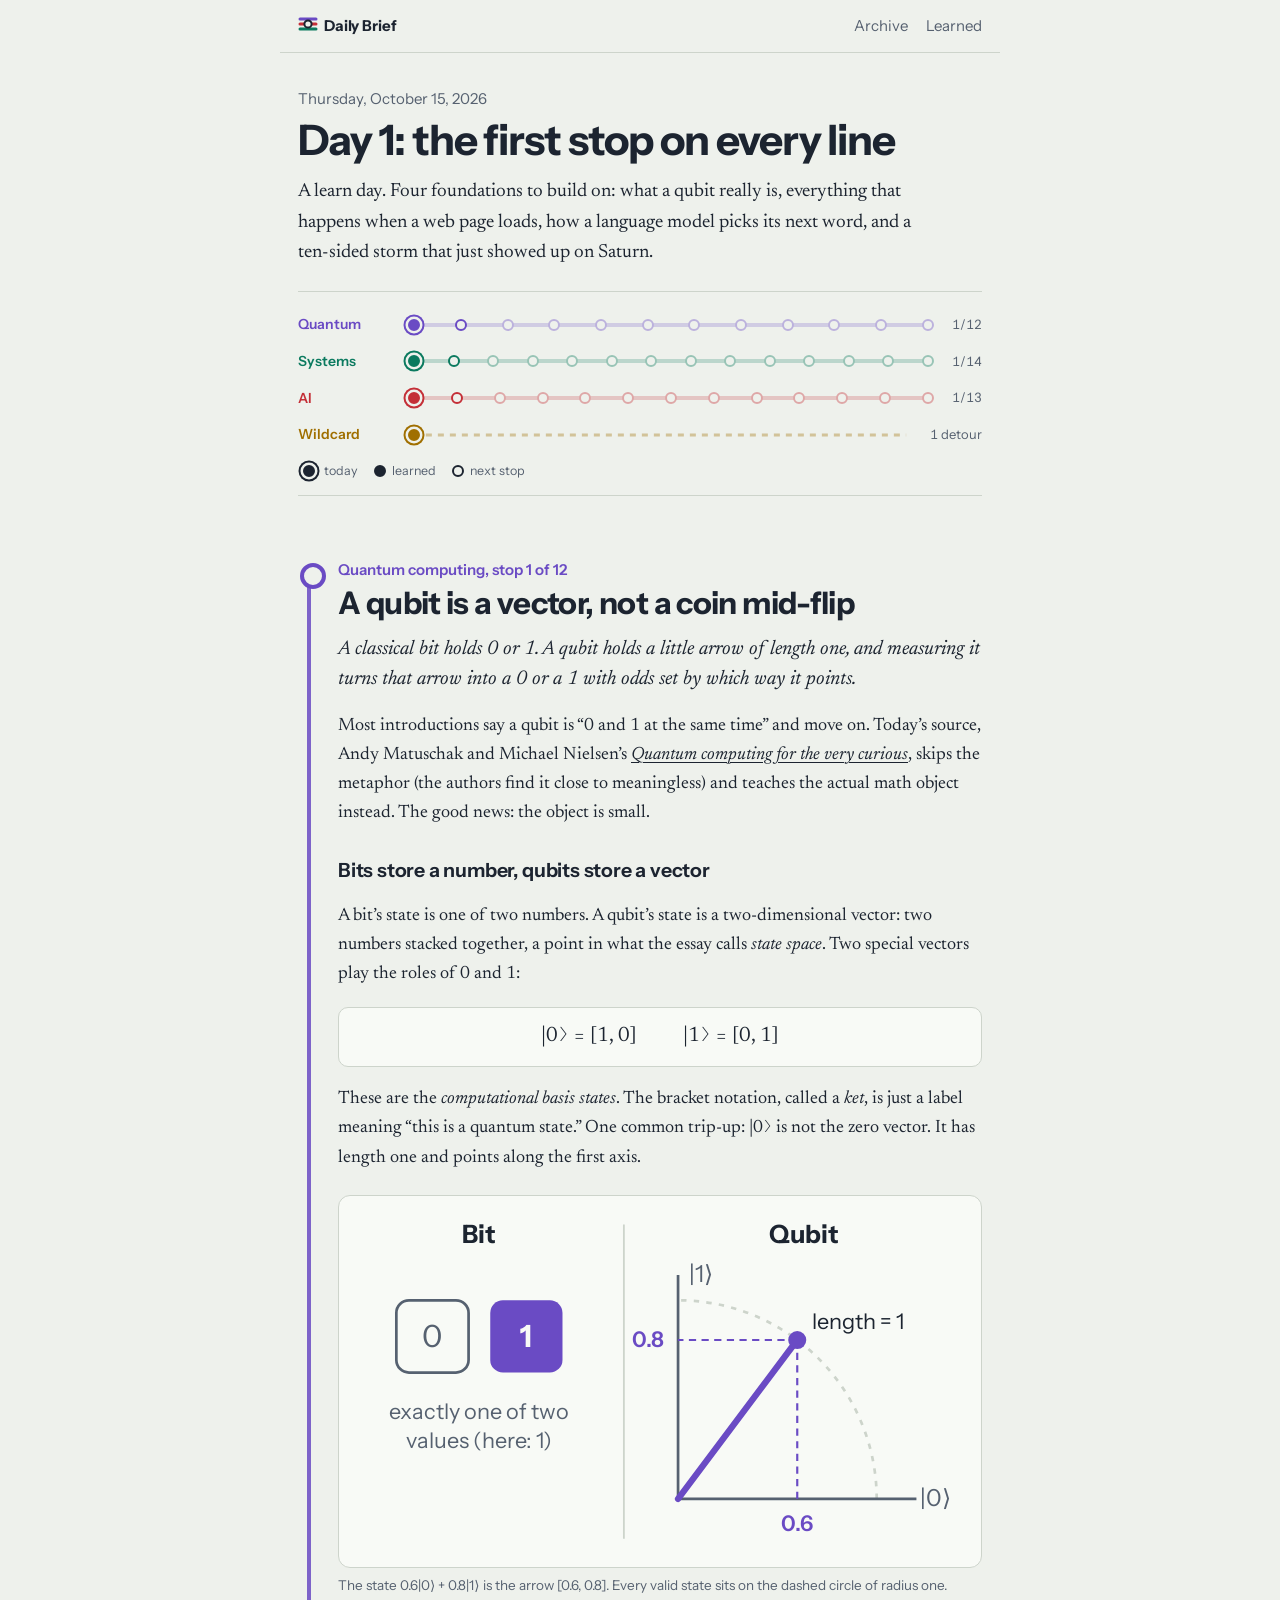
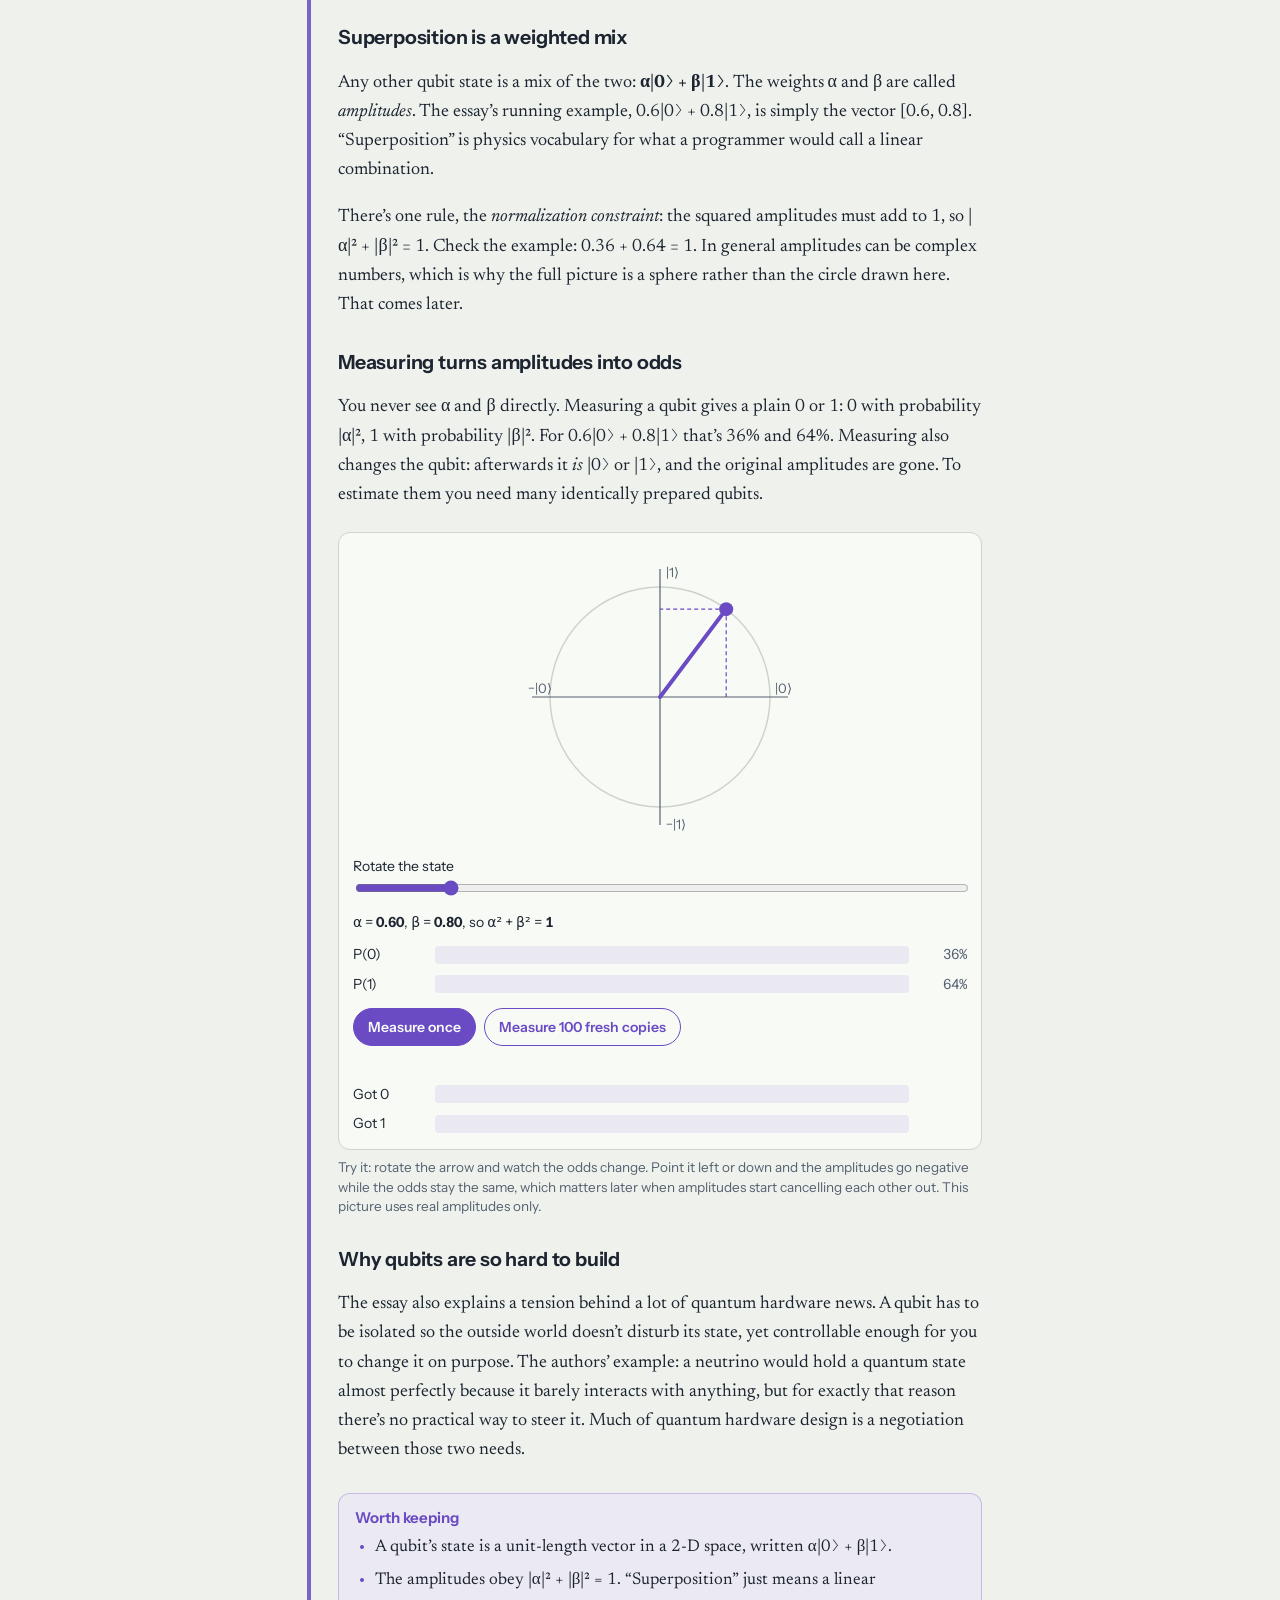
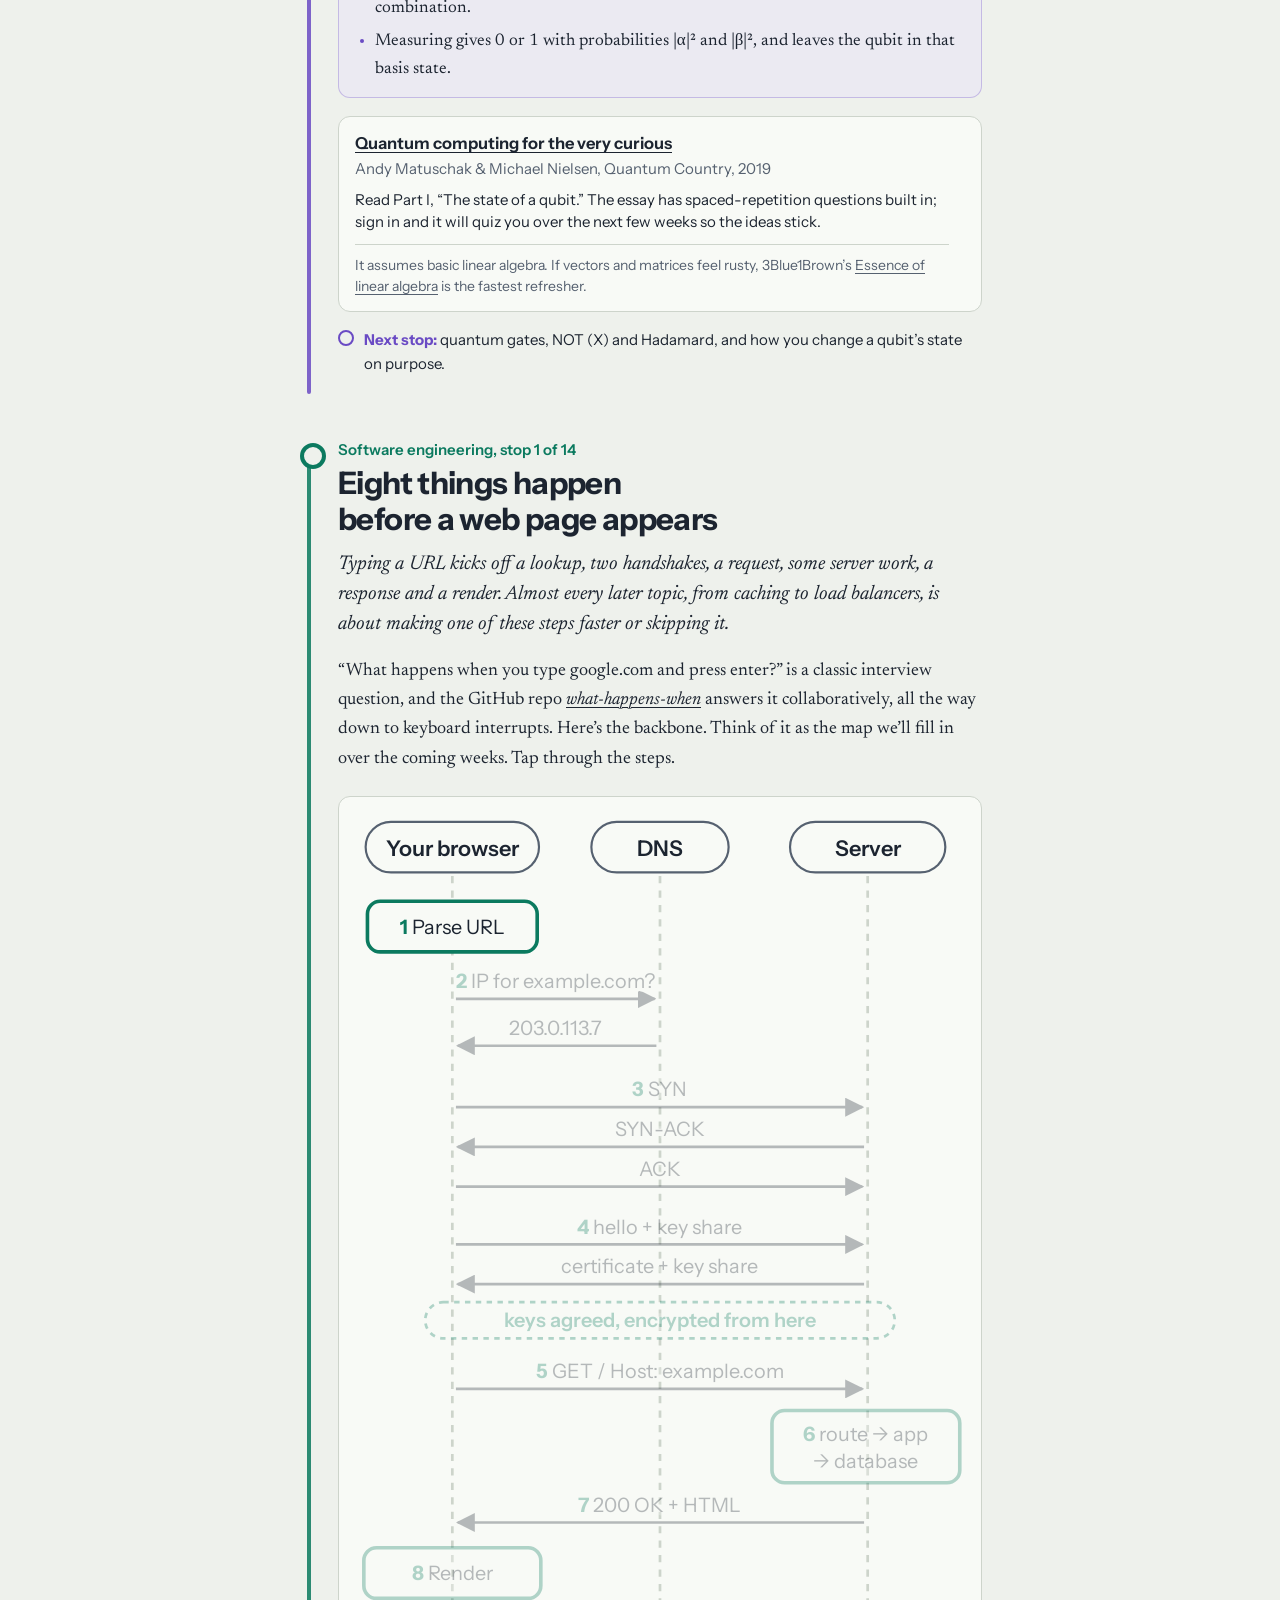
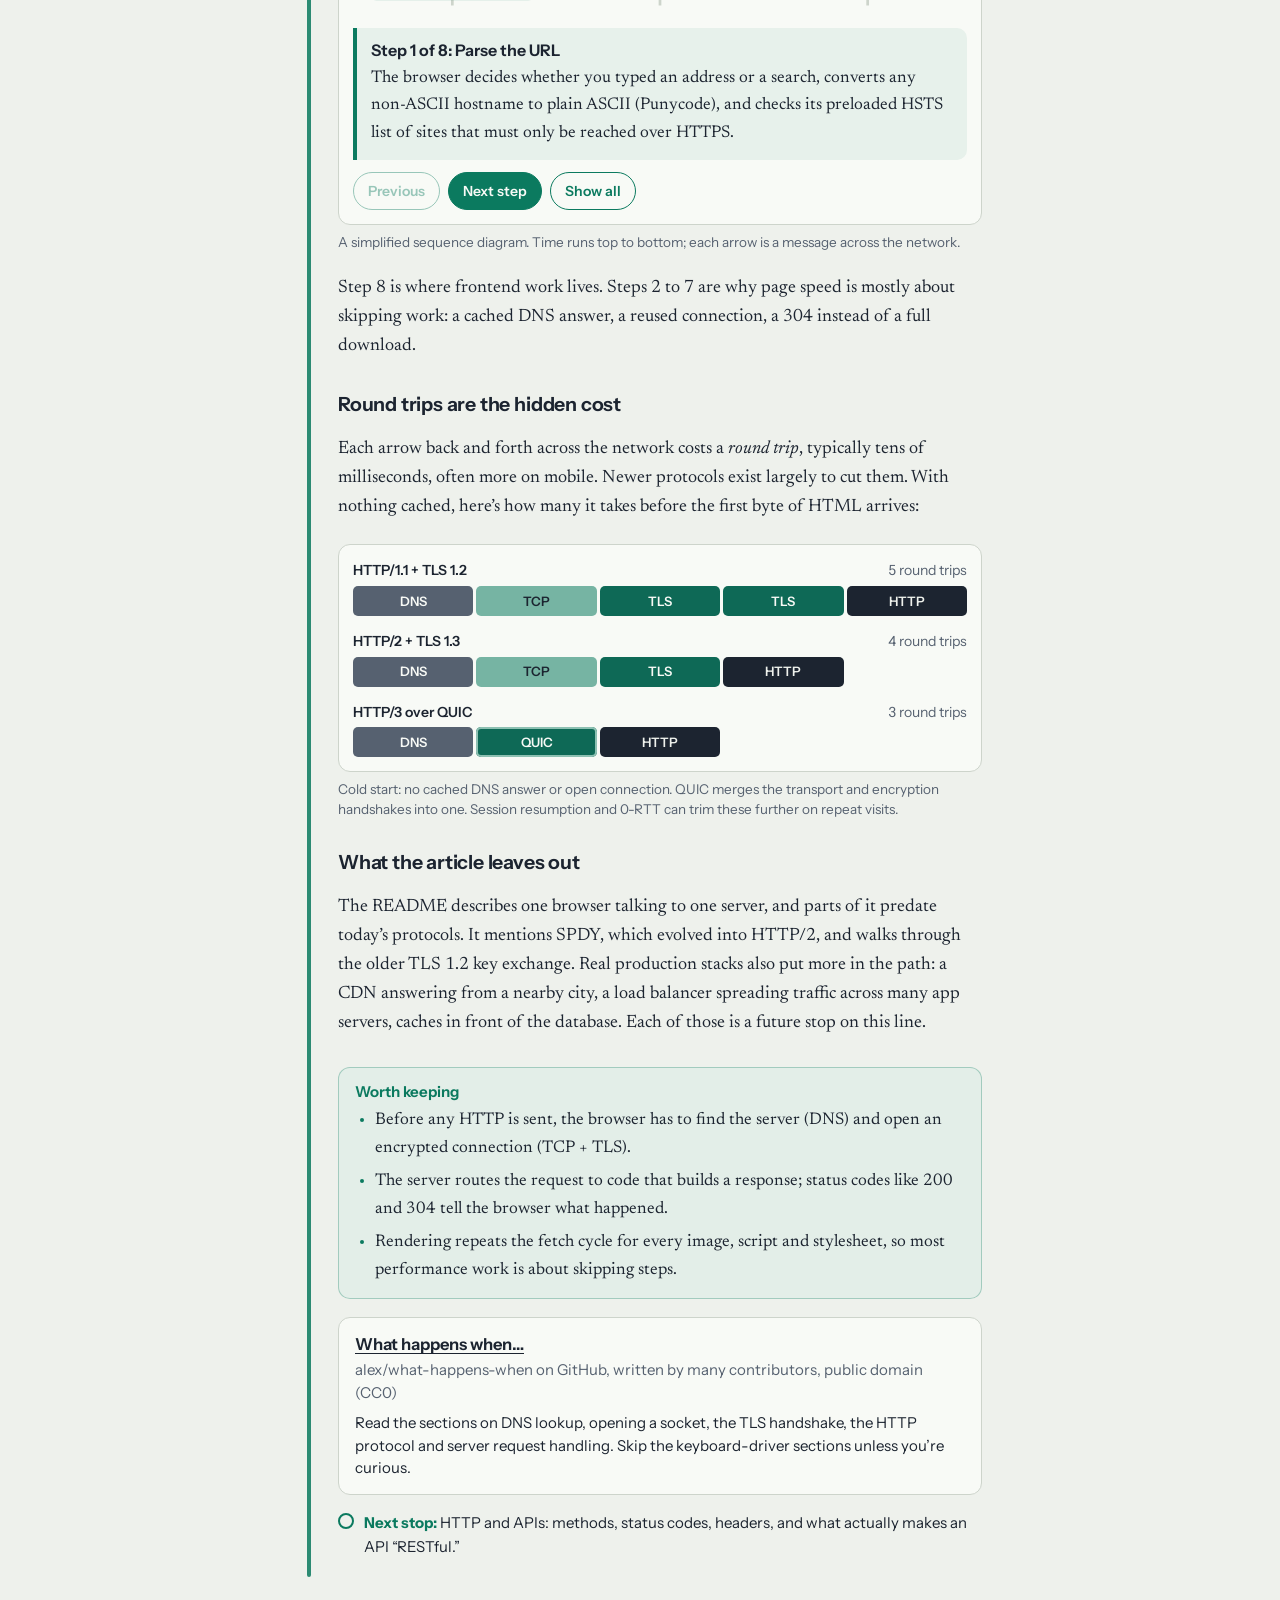
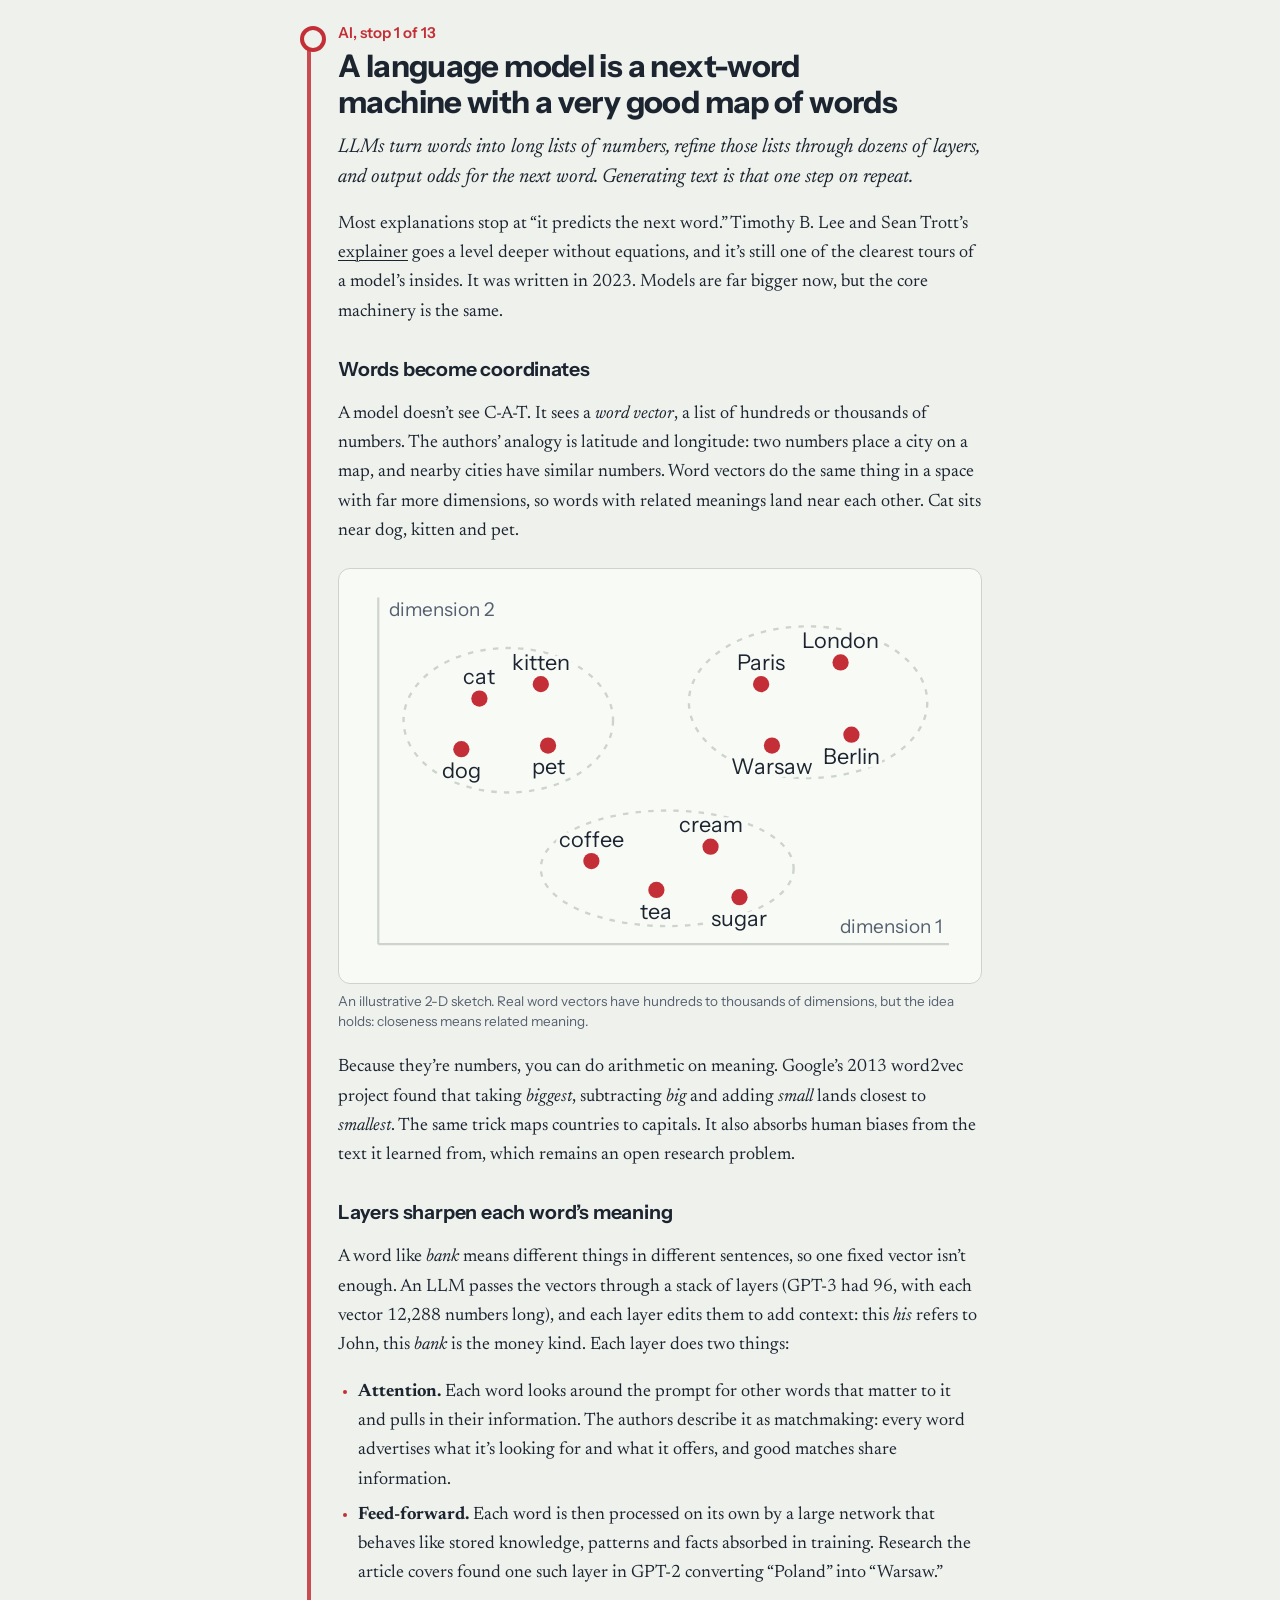
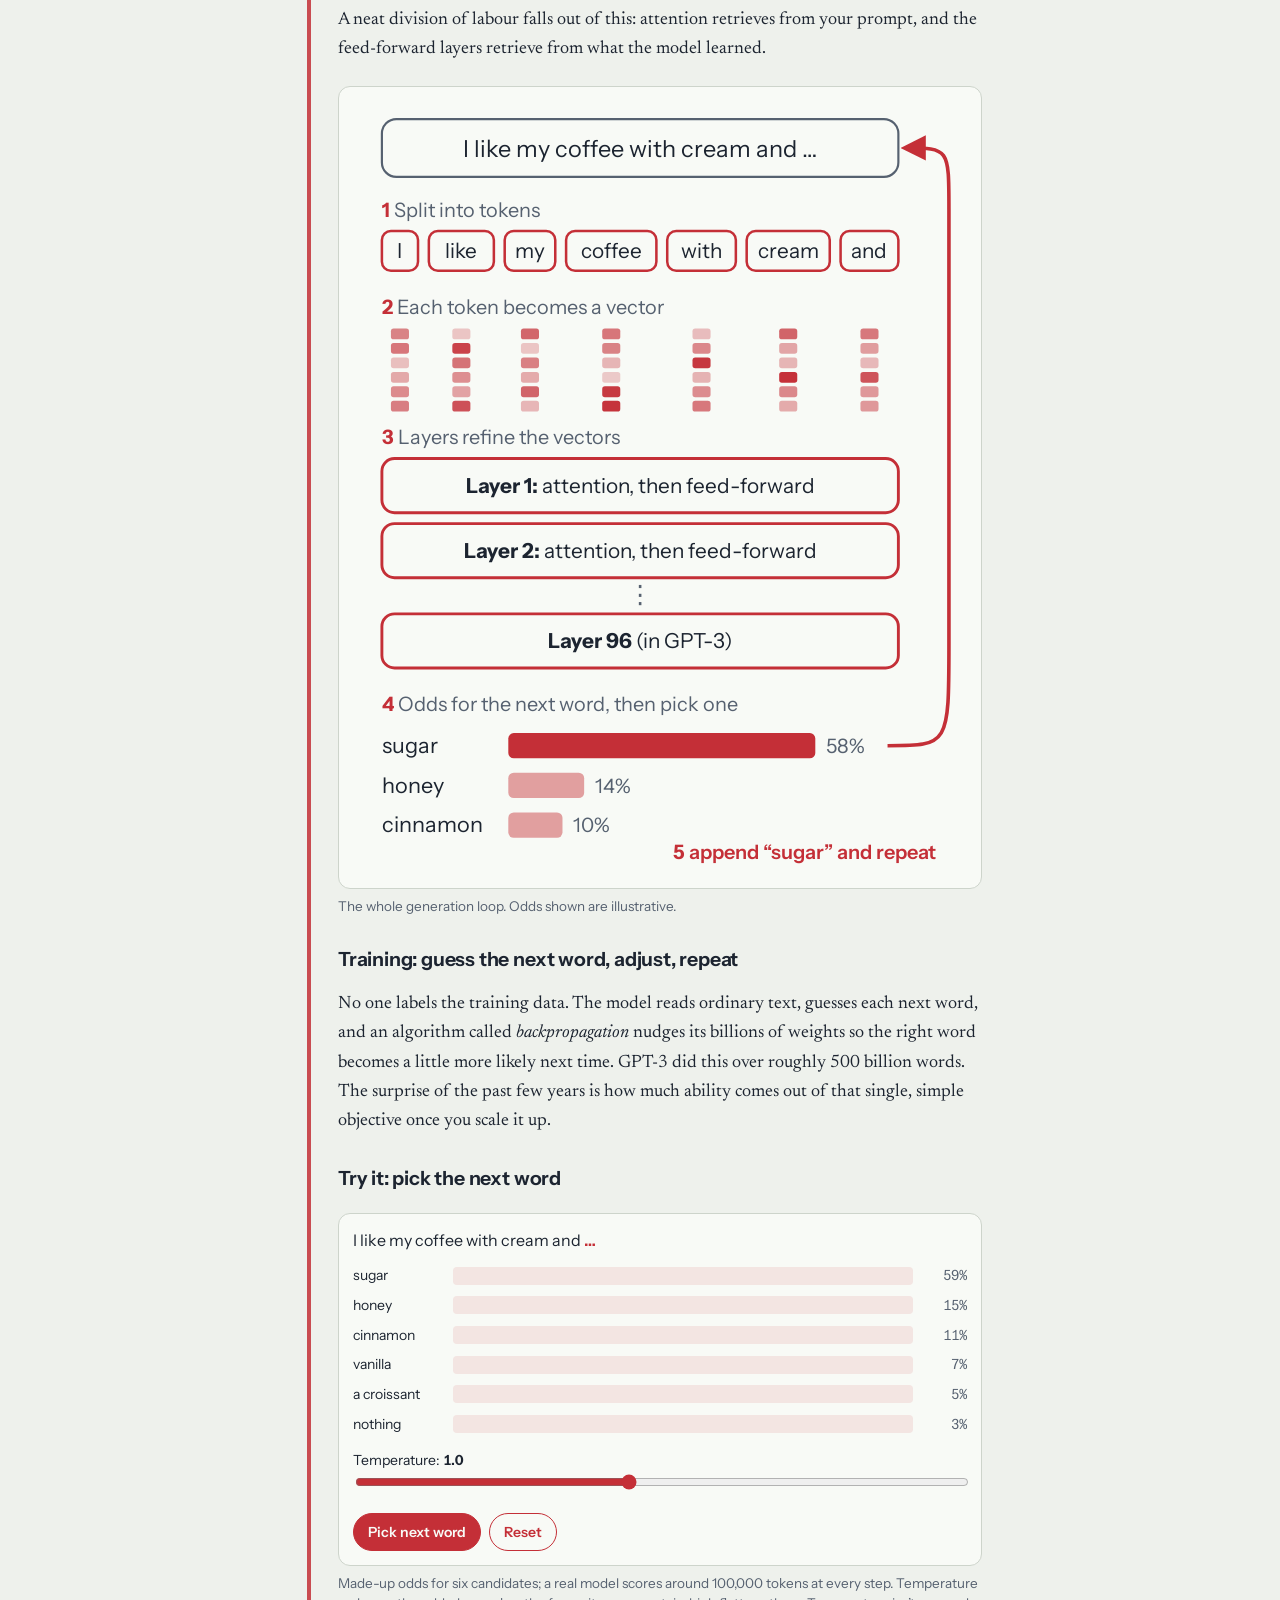
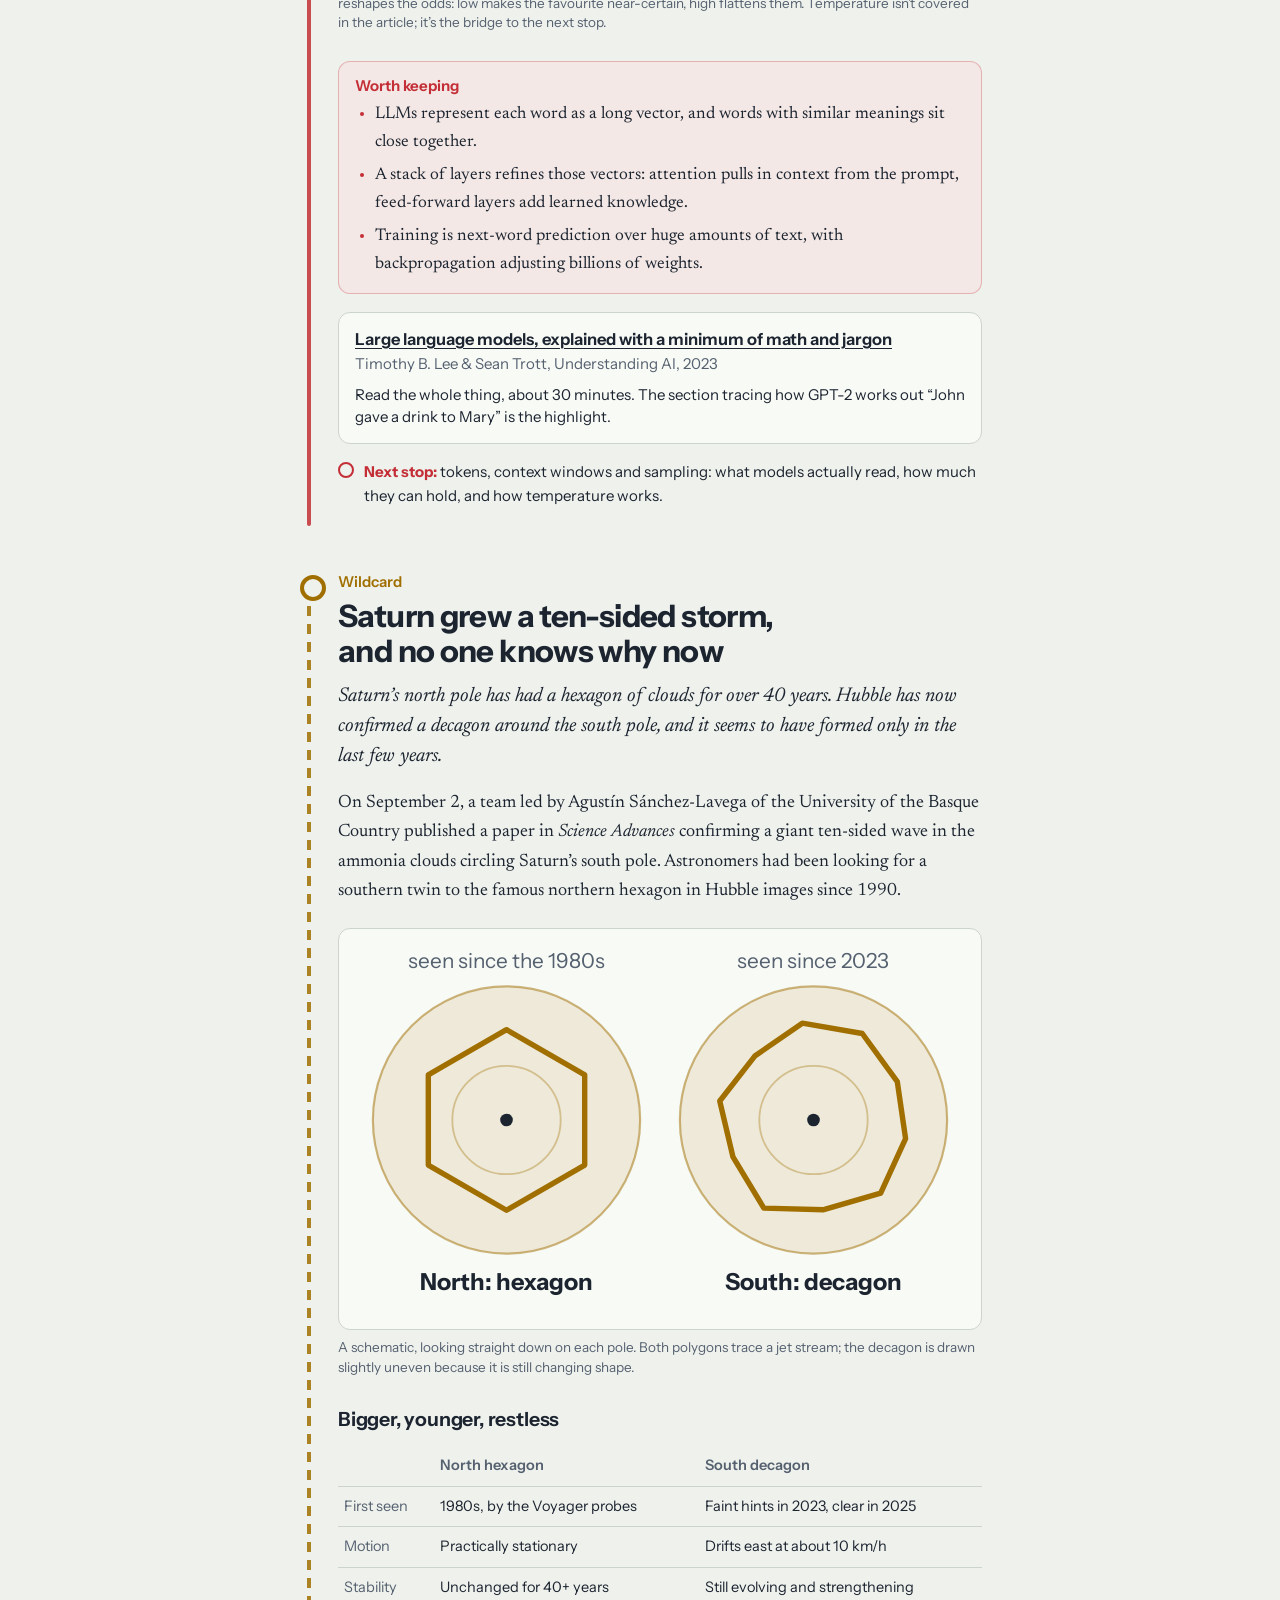
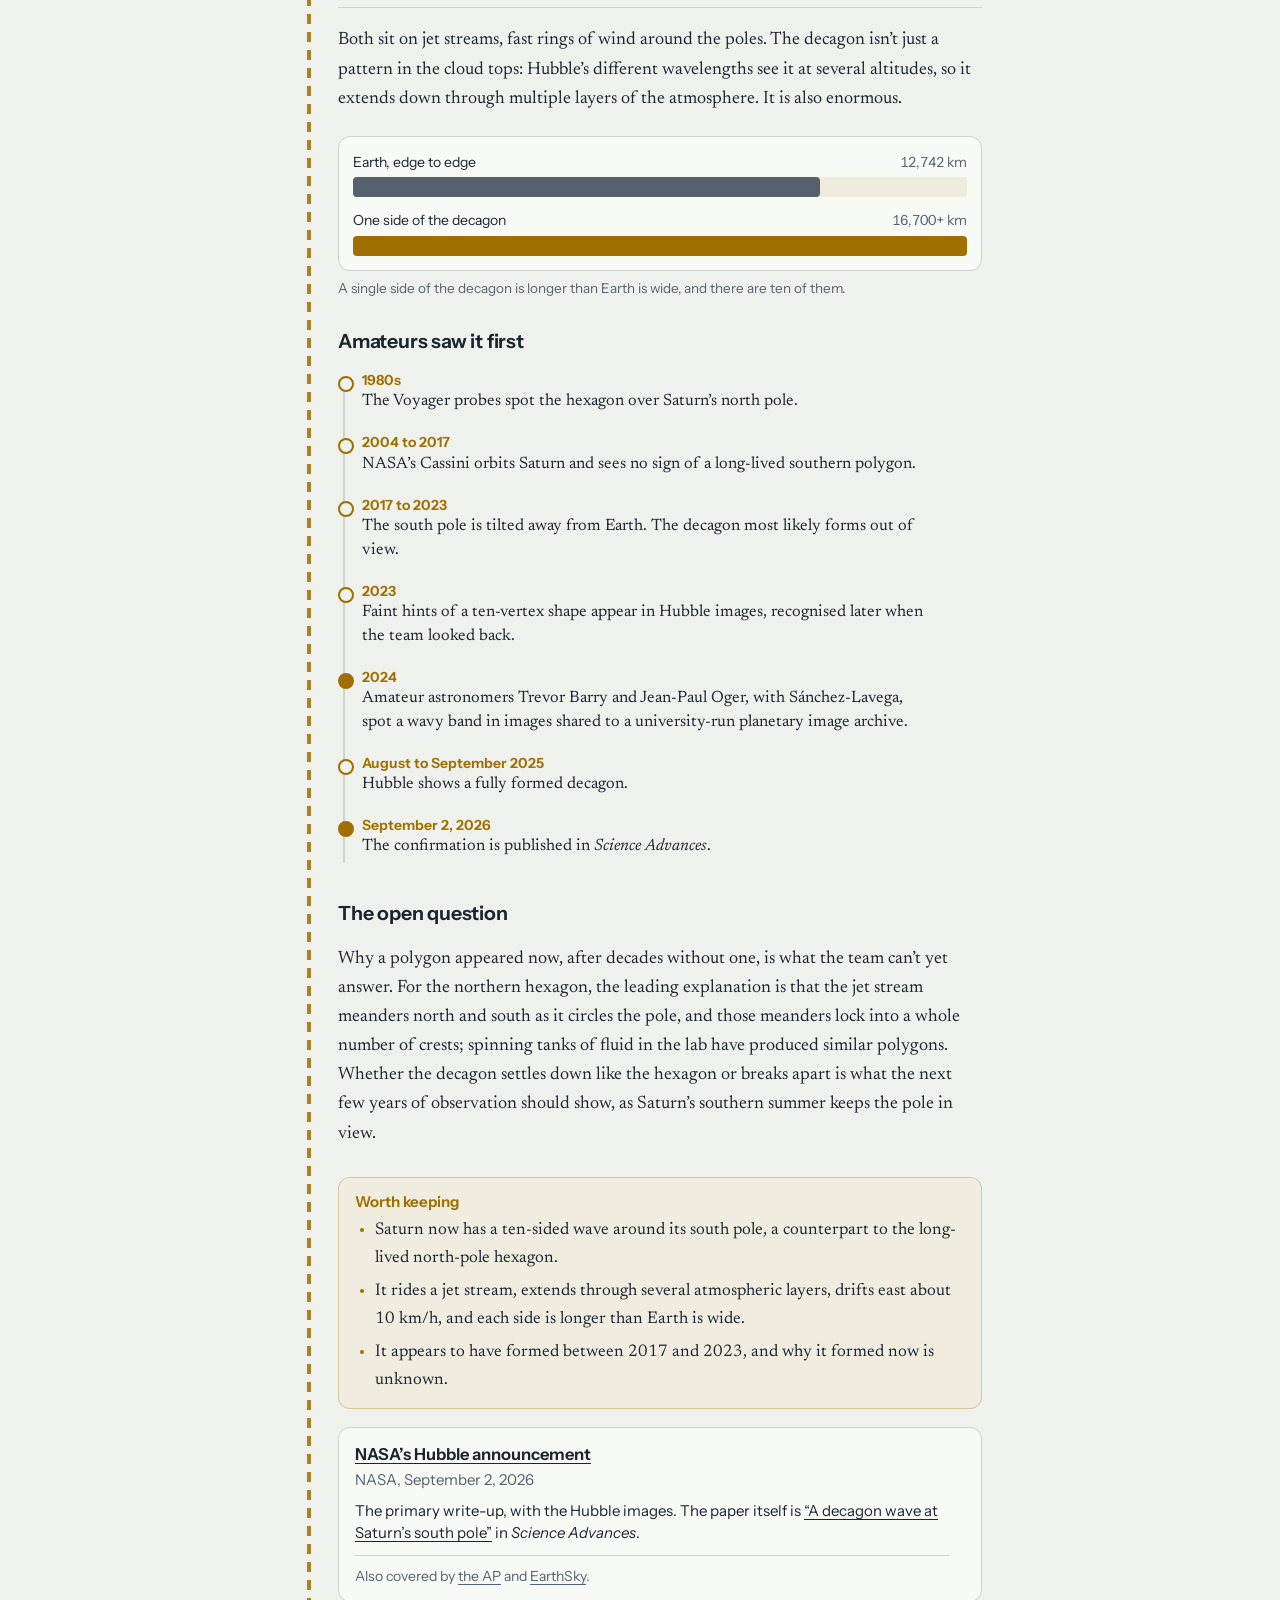
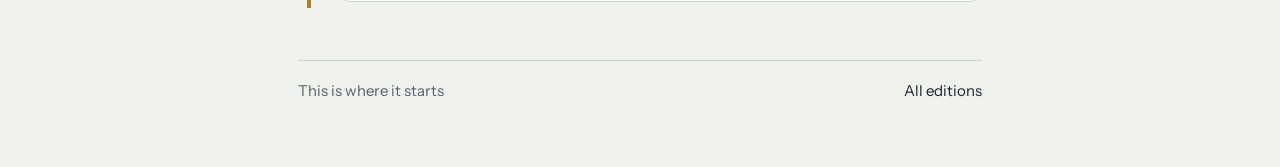
<file: index.html>
<!doctype html>
<html lang="en">
<head>
<meta charset="utf-8">
<meta name="viewport" content="width=device-width, initial-scale=1, viewport-fit=cover">
<title>Day 1, October 15 – Daily Brief</title>
<meta name="description" content="Learn day: qubits, the life of a web request, how LLMs pick the next word, and Saturn's new ten-sided storm.">
<link rel="preconnect" href="https://fonts.googleapis.com">
<link rel="preconnect" href="https://fonts.gstatic.com" crossorigin>
<link href="https://fonts.googleapis.com/css2?family=Instrument+Sans:wght@400;500;600;700&family=Newsreader:ital,opsz,wght@0,6..72,400;0,6..72,500;1,6..72,400&display=swap" rel="stylesheet">
<link rel="apple-touch-icon" href="assets/icon-180.png">
<meta name="apple-mobile-web-app-title" content="Daily Brief">
<link rel="stylesheet" href="assets/style.css">
</head>
<body>
<!--NAV:START--><nav class="topbar" aria-label="Site"><a class="brand" href="./"><svg width="20" height="20" viewBox="0 0 20 20" aria-hidden="true"><path d="M2 15 L18 15" stroke="var(--s)" stroke-width="3" stroke-linecap="round"/><path d="M2 10 L18 10" stroke="var(--a)" stroke-width="3" stroke-linecap="round"/><path d="M2 5 L18 5" stroke="var(--q)" stroke-width="3" stroke-linecap="round"/><circle cx="10" cy="10" r="3.6" fill="var(--paper)" stroke="var(--ink)" stroke-width="2"/></svg>Daily Brief</a><a href="archive.html">Archive</a><a href="learned.html">Learned</a></nav><!--NAV:END-->
<main>
<header class="masthead">
  <p class="dateline">Thursday, October 15, 2026</p>
  <h1>Day 1: the first stop on every line</h1>
  <p class="lede">A learn day. Four foundations to build on: what a qubit really is, everything that happens when a web page loads, how a language model picks its next word, and a ten-sided storm that just showed up on Saturn.</p>
  <!--MAP:START--><div class="linemap" aria-label="Progress on each topic"><a class="row" href="#quantum" style="--c:var(--q)"><span class="name">Quantum</span><span class="rail"><svg viewBox="0 0 300 22" preserveAspectRatio="none" aria-hidden="true"><line x1="8.0" y1="11" x2="292.0" y2="11" stroke="var(--c)" stroke-width="4" stroke-linecap="round" opacity=".22" vector-effect="non-scaling-stroke"/><line x1="8.0" y1="11" x2="8.0" y2="11" stroke="var(--c)" stroke-width="4" stroke-linecap="round" vector-effect="non-scaling-stroke"/></svg><i class="dot done today" style="left:2.67%"></i><i class="dot next" style="left:11.27%"></i><i class="dot" style="left:19.88%"></i><i class="dot" style="left:28.48%"></i><i class="dot" style="left:37.09%"></i><i class="dot" style="left:45.70%"></i><i class="dot" style="left:54.30%"></i><i class="dot" style="left:62.91%"></i><i class="dot" style="left:71.52%"></i><i class="dot" style="left:80.12%"></i><i class="dot" style="left:88.73%"></i><i class="dot" style="left:97.33%"></i></span><span class="count">1/12</span></a><a class="row" href="#systems" style="--c:var(--s)"><span class="name">Systems</span><span class="rail"><svg viewBox="0 0 300 22" preserveAspectRatio="none" aria-hidden="true"><line x1="8.0" y1="11" x2="292.0" y2="11" stroke="var(--c)" stroke-width="4" stroke-linecap="round" opacity=".22" vector-effect="non-scaling-stroke"/><line x1="8.0" y1="11" x2="8.0" y2="11" stroke="var(--c)" stroke-width="4" stroke-linecap="round" vector-effect="non-scaling-stroke"/></svg><i class="dot done today" style="left:2.67%"></i><i class="dot next" style="left:9.95%"></i><i class="dot" style="left:17.23%"></i><i class="dot" style="left:24.51%"></i><i class="dot" style="left:31.79%"></i><i class="dot" style="left:39.08%"></i><i class="dot" style="left:46.36%"></i><i class="dot" style="left:53.64%"></i><i class="dot" style="left:60.92%"></i><i class="dot" style="left:68.21%"></i><i class="dot" style="left:75.49%"></i><i class="dot" style="left:82.77%"></i><i class="dot" style="left:90.05%"></i><i class="dot" style="left:97.33%"></i></span><span class="count">1/14</span></a><a class="row" href="#ai" style="--c:var(--a)"><span class="name">AI</span><span class="rail"><svg viewBox="0 0 300 22" preserveAspectRatio="none" aria-hidden="true"><line x1="8.0" y1="11" x2="292.0" y2="11" stroke="var(--c)" stroke-width="4" stroke-linecap="round" opacity=".22" vector-effect="non-scaling-stroke"/><line x1="8.0" y1="11" x2="8.0" y2="11" stroke="var(--c)" stroke-width="4" stroke-linecap="round" vector-effect="non-scaling-stroke"/></svg><i class="dot done today" style="left:2.67%"></i><i class="dot next" style="left:10.56%"></i><i class="dot" style="left:18.44%"></i><i class="dot" style="left:26.33%"></i><i class="dot" style="left:34.22%"></i><i class="dot" style="left:42.11%"></i><i class="dot" style="left:50.00%"></i><i class="dot" style="left:57.89%"></i><i class="dot" style="left:65.78%"></i><i class="dot" style="left:73.67%"></i><i class="dot" style="left:81.56%"></i><i class="dot" style="left:89.44%"></i><i class="dot" style="left:97.33%"></i></span><span class="count">1/13</span></a><a class="row" href="#wildcard" style="--c:var(--w)"><span class="name">Wildcard</span><span class="rail free"><svg viewBox="0 0 300 22" preserveAspectRatio="none" aria-hidden="true"><line x1="8" y1="11" x2="292" y2="11" stroke="var(--c)" stroke-width="3" stroke-dasharray="6 6" opacity=".35" vector-effect="non-scaling-stroke"/></svg><i class="dot done today" style="left:2.7%"></i></span><span class="count">1 detour</span></a><p class="legend"><i class="dot done today"></i>today <i class="dot done"></i>learned <i class="dot next"></i>next stop</p></div><!--MAP:END-->
</header>

<!-- ============================ QUANTUM ============================ -->
<article class="story" id="quantum" data-track="quantum">
  <p class="kicker">Quantum computing, stop 1 of 12</p>
  <h2>A qubit is a vector, not a coin mid-flip</h2>
  <p class="dek">A classical bit holds 0 or 1. A qubit holds a little arrow of length one, and measuring it turns that arrow into a 0 or a 1 with odds set by which way it points.</p>

  <p>Most introductions say a qubit is “0 and 1 at the same time” and move on. Today’s source, Andy Matuschak and Michael Nielsen’s <a href="https://quantum.country/qcvc"><em>Quantum computing for the very curious</em></a>, skips the metaphor (the authors find it close to meaningless) and teaches the actual math object instead. The good news: the object is small.</p>

  <h3>Bits store a number, qubits store a vector</h3>
  <p>A bit’s state is one of two numbers. A qubit’s state is a two-dimensional vector: two numbers stacked together, a point in what the essay calls <em>state space</em>. Two special vectors play the roles of 0 and 1:</p>
  <div class="formula"><span>|0⟩ = [1, 0]</span><span>|1⟩ = [0, 1]</span></div>
  <p>These are the <em>computational basis states</em>. The bracket notation, called a <em>ket</em>, is just a label meaning “this is a quantum state.” One common trip-up: |0⟩ is not the zero vector. It has length one and points along the first axis.</p>

  <figure>
    <div class="fig">
      <svg viewBox="0 0 340 190" role="img" aria-label="Left: a bit is one of two boxes, 0 or 1. Right: a qubit is an arrow of length one between the |0⟩ axis and the |1⟩ axis, here pointing to 0.6 along |0⟩ and 0.8 along |1⟩.">
        <text x="70" y="18" text-anchor="middle" class="svg-ink" font-size="14" font-weight="700">Bit</text>
        <rect x="24" y="50" width="40" height="40" rx="7" fill="none" class="svg-stroke-muted" stroke-width="1.5"/>
        <text x="44" y="76" text-anchor="middle" class="svg-muted" font-size="17">0</text>
        <rect x="76" y="50" width="40" height="40" rx="7" class="svg-c"/>
        <text x="96" y="76" text-anchor="middle" font-size="17" fill="var(--surface)" font-weight="700">1</text>
        <text x="70" y="116" text-anchor="middle" class="svg-muted" font-size="12">exactly one of two</text>
        <text x="70" y="132" text-anchor="middle" class="svg-muted" font-size="12">values (here: 1)</text>
        <line x1="150" y1="8" x2="150" y2="182" class="svg-stroke-rule" stroke-width="1"/>
        <text x="250" y="18" text-anchor="middle" class="svg-ink" font-size="14" font-weight="700">Qubit</text>
        <path d="M290 160 A110 110 0 0 0 180 50" fill="none" class="svg-stroke-rule" stroke-width="1.5" stroke-dasharray="3 4"/>
        <line x1="180" y1="160" x2="312" y2="160" class="svg-stroke-muted" stroke-width="1.5"/>
        <line x1="180" y1="160" x2="180" y2="36" class="svg-stroke-muted" stroke-width="1.5"/>
        <text x="314" y="164" class="svg-muted" font-size="13">|0⟩</text>
        <text x="186" y="40" class="svg-muted" font-size="13">|1⟩</text>
        <line x1="246" y1="72" x2="246" y2="160" class="svg-stroke-c" stroke-width="1.2" stroke-dasharray="4 3"/>
        <line x1="246" y1="72" x2="180" y2="72" class="svg-stroke-c" stroke-width="1.2" stroke-dasharray="4 3"/>
        <line x1="180" y1="160" x2="246" y2="72" class="svg-stroke-c" stroke-width="3.5" stroke-linecap="round"/>
        <circle cx="246" cy="72" r="5" class="svg-c"/>
        <text x="246" y="178" text-anchor="middle" class="svg-c" font-size="12" font-weight="600">0.6</text>
        <text x="172" y="76" text-anchor="end" class="svg-c" font-size="12" font-weight="600">0.8</text>
        <text x="254" y="66" class="svg-ink" font-size="12">length = 1</text>
      </svg>
    </div>
    <figcaption>The state 0.6|0⟩ + 0.8|1⟩ is the arrow [0.6, 0.8]. Every valid state sits on the dashed circle of radius one.</figcaption>
  </figure>

  <h3>Superposition is a weighted mix</h3>
  <p>Any other qubit state is a mix of the two: <b>α|0⟩ + β|1⟩</b>. The weights α and β are called <em>amplitudes</em>. The essay’s running example, 0.6|0⟩ + 0.8|1⟩, is simply the vector [0.6, 0.8]. “Superposition” is physics vocabulary for what a programmer would call a linear combination.</p>
  <p>There’s one rule, the <em>normalization constraint</em>: the squared amplitudes must add to 1, so |α|² + |β|² = 1. Check the example: 0.36 + 0.64 = 1. In general amplitudes can be complex numbers, which is why the full picture is a sphere rather than the circle drawn here. That comes later.</p>

  <h3>Measuring turns amplitudes into odds</h3>
  <p>You never see α and β directly. Measuring a qubit gives a plain 0 or 1: 0 with probability |α|², 1 with probability |β|². For 0.6|0⟩ + 0.8|1⟩ that’s 36% and 64%. Measuring also changes the qubit: afterwards it <em>is</em> |0⟩ or |1⟩, and the original amplitudes are gone. To estimate them you need many identically prepared qubits.</p>

  <figure id="qubit-playground">
    <div class="fig">
      <svg viewBox="0 0 300 300" style="max-width:300px;margin:0 auto" role="img" aria-label="Interactive qubit state on a circle. The arrow's horizontal and vertical components are the amplitudes for |0⟩ and |1⟩.">
        <circle cx="150" cy="150" r="110" fill="none" class="svg-stroke-rule" stroke-width="1.5"/>
        <line x1="22" y1="150" x2="278" y2="150" class="svg-stroke-muted" stroke-width="1.2"/>
        <line x1="150" y1="22" x2="150" y2="278" class="svg-stroke-muted" stroke-width="1.2"/>
        <text x="282" y="146" text-anchor="end" class="svg-muted" font-size="13">|0⟩</text>
        <text x="18" y="146" class="svg-muted" font-size="13">−|0⟩</text>
        <text x="156" y="30" class="svg-muted" font-size="13">|1⟩</text>
        <text x="156" y="282" class="svg-muted" font-size="13">−|1⟩</text>
        <line id="qp-px" x1="0" y1="0" x2="0" y2="0" class="svg-stroke-c" stroke-width="1.2" stroke-dasharray="4 3"/>
        <line id="qp-py" x1="0" y1="0" x2="0" y2="0" class="svg-stroke-c" stroke-width="1.2" stroke-dasharray="4 3"/>
        <line id="qp-vec" x1="150" y1="150" x2="216" y2="62" class="svg-stroke-c" stroke-width="4" stroke-linecap="round"/>
        <circle id="qp-tip" cx="216" cy="62" r="7" class="svg-c"/>
      </svg>
      <label class="readout" for="qp-angle" style="display:block;margin-top:8px">Rotate the state</label>
      <input id="qp-angle" type="range" min="0" max="359" step="1" value="53" aria-describedby="qp-read">
      <p class="readout" id="qp-read" style="margin:4px 0 10px">α = <b id="qp-a">0.60</b>, β = <b id="qp-b">0.80</b>, so α² + β² = <b>1</b></p>
      <div class="bars" aria-live="polite">
        <div class="bar"><span>P(0)</span><span class="track"><span class="fill" id="qp-p0" style="width:36%"></span></span><span class="val" id="qp-p0v">36%</span></div>
        <div class="bar"><span>P(1)</span><span class="track"><span class="fill" id="qp-p1" style="width:64%"></span></span><span class="val" id="qp-p1v">64%</span></div>
      </div>
      <div class="controls">
        <button class="btn solid" id="qp-once" type="button">Measure once</button>
        <button class="btn" id="qp-many" type="button">Measure 100 fresh copies</button>
      </div>
      <p class="readout" id="qp-out" aria-live="polite" style="margin:10px 0 0;min-height:1.5em"></p>
      <div class="bars" id="qp-hist" hidden style="margin-top:6px">
        <div class="bar"><span>Got 0</span><span class="track"><span class="fill" id="qp-h0"></span></span><span class="val" id="qp-h0v"></span></div>
        <div class="bar"><span>Got 1</span><span class="track"><span class="fill" id="qp-h1"></span></span><span class="val" id="qp-h1v"></span></div>
      </div>
    </div>
    <figcaption>Try it: rotate the arrow and watch the odds change. Point it left or down and the amplitudes go negative while the odds stay the same, which matters later when amplitudes start cancelling each other out. This picture uses real amplitudes only.</figcaption>
  </figure>

  <h3>Why qubits are so hard to build</h3>
  <p>The essay also explains a tension behind a lot of quantum hardware news. A qubit has to be isolated so the outside world doesn’t disturb its state, yet controllable enough for you to change it on purpose. The authors’ example: a neutrino would hold a quantum state almost perfectly because it barely interacts with anything, but for exactly that reason there’s no practical way to steer it. Much of quantum hardware design is a negotiation between those two needs.</p>

  <div class="keep">
    <h4>Worth keeping</h4>
    <ul>
      <li>A qubit’s state is a unit-length vector in a 2-D space, written α|0⟩ + β|1⟩.</li>
      <li>The amplitudes obey |α|² + |β|² = 1. “Superposition” just means a linear combination.</li>
      <li>Measuring gives 0 or 1 with probabilities |α|² and |β|², and leaves the qubit in that basis state.</li>
    </ul>
  </div>

  <div class="source">
    <a class="t" href="https://quantum.country/qcvc">Quantum computing for the very curious</a>
    <span class="by">Andy Matuschak &amp; Michael Nielsen, Quantum Country, 2019</span>
    <p>Read Part I, “The state of a qubit.” The essay has spaced-repetition questions built in; sign in and it will quiz you over the next few weeks so the ideas stick.</p>
    <p class="more">It assumes basic linear algebra. If vectors and matrices feel rusty, 3Blue1Brown’s <a href="https://www.youtube.com/playlist?list=PLZHQObOWTQDPD3MizzM2xVFitgF8hE_ab">Essence of linear algebra</a> is the fastest refresher.</p>
  </div>
  <p class="nextstop"><span><b>Next stop:</b> quantum gates, NOT (X) and Hadamard, and how you change a qubit’s state on purpose.</span></p>
</article>

<!-- ============================ SYSTEMS ============================ -->
<article class="story" id="systems" data-track="systems">
  <p class="kicker">Software engineering, stop 1 of 14</p>
  <h2>Eight things happen before a web page appears</h2>
  <p class="dek">Typing a URL kicks off a lookup, two handshakes, a request, some server work, a response and a render. Almost every later topic, from caching to load balancers, is about making one of these steps faster or skipping it.</p>

  <p>“What happens when you type google.com and press enter?” is a classic interview question, and the GitHub repo <a href="https://github.com/alex/what-happens-when"><em>what-happens-when</em></a> answers it collaboratively, all the way down to keyboard interrupts. Here’s the backbone. Think of it as the map we’ll fill in over the coming weeks. Tap through the steps.</p>

  <figure class="stepper" id="req-stepper">
    <div class="fig">
      <svg viewBox="0 0 340 446" role="img" aria-label="Sequence diagram with three columns: your browser, DNS, and the server. Steps 1 to 8 flow between them.">
        <defs>
          <marker id="ah" viewBox="0 0 10 10" refX="9" refY="5" markerWidth="7" markerHeight="7" orient="auto-start-reverse"><path d="M0 0 L10 5 L0 10 z" class="svg-ink"/></marker>
        </defs>
        <g font-size="12" font-weight="600">
          <rect x="7" y="6" width="96" height="28" rx="14" class="svg-paper svg-stroke-muted" stroke-width="1.2"/>
          <text x="55" y="25" text-anchor="middle" class="svg-ink">Your browser</text>
          <rect x="132" y="6" width="76" height="28" rx="14" class="svg-paper svg-stroke-muted" stroke-width="1.2"/>
          <text x="170" y="25" text-anchor="middle" class="svg-ink">DNS</text>
          <rect x="242" y="6" width="86" height="28" rx="14" class="svg-paper svg-stroke-muted" stroke-width="1.2"/>
          <text x="285" y="25" text-anchor="middle" class="svg-ink">Server</text>
        </g>
        <g class="svg-stroke-rule" stroke-width="1.5" stroke-dasharray="4 4">
          <line x1="55" y1="36" x2="55" y2="440"/><line x1="170" y1="36" x2="170" y2="440"/><line x1="285" y1="36" x2="285" y2="440"/>
        </g>
        <g font-size="11" class="halo">
          <g data-step="1">
            <rect x="8" y="50" width="94" height="28" rx="7" class="svg-paper svg-stroke-c" stroke-width="2"/>
            <text x="55" y="68" text-anchor="middle" class="svg-ink"><tspan class="svg-c" font-weight="700">1 </tspan>Parse URL</text>
          </g>
          <g data-step="2">
            <line x1="57" y1="104" x2="167" y2="104" class="svg-stroke-ink" stroke-width="1.5" marker-end="url(#ah)"/>
            <text x="112" y="98" text-anchor="middle" class="svg-ink"><tspan class="svg-c" font-weight="700">2 </tspan>IP for example.com?</text>
            <line x1="168" y1="130" x2="58" y2="130" class="svg-stroke-ink" stroke-width="1.5" marker-end="url(#ah)"/>
            <text x="112" y="124" text-anchor="middle" class="svg-ink">203.0.113.7</text>
          </g>
          <g data-step="3">
            <line x1="57" y1="164" x2="282" y2="164" class="svg-stroke-ink" stroke-width="1.5" marker-end="url(#ah)"/>
            <text x="170" y="158" text-anchor="middle" class="svg-ink"><tspan class="svg-c" font-weight="700">3 </tspan>SYN</text>
            <line x1="283" y1="186" x2="58" y2="186" class="svg-stroke-ink" stroke-width="1.5" marker-end="url(#ah)"/>
            <text x="170" y="180" text-anchor="middle" class="svg-ink">SYN-ACK</text>
            <line x1="57" y1="208" x2="282" y2="208" class="svg-stroke-ink" stroke-width="1.5" marker-end="url(#ah)"/>
            <text x="170" y="202" text-anchor="middle" class="svg-ink">ACK</text>
          </g>
          <g data-step="4">
            <line x1="57" y1="240" x2="282" y2="240" class="svg-stroke-ink" stroke-width="1.5" marker-end="url(#ah)"/>
            <text x="170" y="234" text-anchor="middle" class="svg-ink"><tspan class="svg-c" font-weight="700">4 </tspan>hello + key share</text>
            <line x1="283" y1="262" x2="58" y2="262" class="svg-stroke-ink" stroke-width="1.5" marker-end="url(#ah)"/>
            <text x="170" y="256" text-anchor="middle" class="svg-ink">certificate + key share</text>
            <rect x="40" y="272" width="260" height="20" rx="10" fill="none" class="svg-stroke-c" stroke-width="1.5" stroke-dasharray="3 3"/>
            <text x="170" y="286" text-anchor="middle" class="svg-c" font-weight="600">keys agreed, encrypted from here</text>
          </g>
          <g data-step="5">
            <line x1="57" y1="320" x2="282" y2="320" class="svg-stroke-ink" stroke-width="1.5" marker-end="url(#ah)"/>
            <text x="170" y="314" text-anchor="middle" class="svg-ink"><tspan class="svg-c" font-weight="700">5 </tspan>GET /   Host: example.com</text>
          </g>
          <g data-step="6">
            <rect x="232" y="332" width="104" height="40" rx="7" class="svg-paper svg-stroke-c" stroke-width="2"/>
            <text x="284" y="349" text-anchor="middle" class="svg-ink"><tspan class="svg-c" font-weight="700">6 </tspan>route → app</text>
            <text x="284" y="364" text-anchor="middle" class="svg-ink">→ database</text>
          </g>
          <g data-step="7">
            <line x1="283" y1="394" x2="58" y2="394" class="svg-stroke-ink" stroke-width="1.5" marker-end="url(#ah)"/>
            <text x="170" y="388" text-anchor="middle" class="svg-ink"><tspan class="svg-c" font-weight="700">7 </tspan>200 OK + HTML</text>
          </g>
          <g data-step="8">
            <rect x="6" y="408" width="98" height="28" rx="7" class="svg-paper svg-stroke-c" stroke-width="2"/>
            <text x="55" y="426" text-anchor="middle" class="svg-ink"><tspan class="svg-c" font-weight="700">8 </tspan>Render</text>
          </g>
        </g>
      </svg>
      <div class="panel" aria-live="polite">
        <h4 id="st-title">Step 1 of 8: Parse the URL</h4>
        <p id="st-body"></p>
      </div>
      <div class="controls">
        <button class="btn" id="st-prev" type="button">Previous</button>
        <button class="btn solid" id="st-next" type="button">Next step</button>
        <button class="btn" id="st-all" type="button">Show all</button>
      </div>
    </div>
    <figcaption>A simplified sequence diagram. Time runs top to bottom; each arrow is a message across the network.</figcaption>
  </figure>

  <p>Step 8 is where frontend work lives. Steps 2 to 7 are why page speed is mostly about skipping work: a cached DNS answer, a reused connection, a 304 instead of a full download.</p>

  <h3>Round trips are the hidden cost</h3>
  <p>Each arrow back and forth across the network costs a <em>round trip</em>, typically tens of milliseconds, often more on mobile. Newer protocols exist largely to cut them. With nothing cached, here’s how many it takes before the first byte of HTML arrives:</p>
  <figure>
    <div class="fig">
      <div class="stack" role="img" aria-label="Round trips before the first byte. HTTP/1.1 with TLS 1.2: 5 (DNS, TCP, TLS, TLS, HTTP). HTTP/2 with TLS 1.3: 4 (DNS, TCP, TLS, HTTP). HTTP/3 over QUIC: 3 (DNS, QUIC with TLS, HTTP).">
        <div><div class="lbl">HTTP/1.1 + TLS 1.2 <span>5 round trips</span></div>
          <div class="segs"><span class="seg dns">DNS</span><span class="seg tcp">TCP</span><span class="seg tls">TLS</span><span class="seg tls">TLS</span><span class="seg http">HTTP</span></div></div>
        <div><div class="lbl">HTTP/2 + TLS 1.3 <span>4 round trips</span></div>
          <div class="segs"><span class="seg dns">DNS</span><span class="seg tcp">TCP</span><span class="seg tls">TLS</span><span class="seg http">HTTP</span></div></div>
        <div><div class="lbl">HTTP/3 over QUIC <span>3 round trips</span></div>
          <div class="segs"><span class="seg dns">DNS</span><span class="seg quic">QUIC</span><span class="seg http">HTTP</span></div></div>
      </div>
    </div>
    <figcaption>Cold start: no cached DNS answer or open connection. QUIC merges the transport and encryption handshakes into one. Session resumption and 0-RTT can trim these further on repeat visits.</figcaption>
  </figure>

  <h3>What the article leaves out</h3>
  <p>The README describes one browser talking to one server, and parts of it predate today’s protocols. It mentions SPDY, which evolved into HTTP/2, and walks through the older TLS 1.2 key exchange. Real production stacks also put more in the path: a CDN answering from a nearby city, a load balancer spreading traffic across many app servers, caches in front of the database. Each of those is a future stop on this line.</p>

  <div class="keep">
    <h4>Worth keeping</h4>
    <ul>
      <li>Before any HTTP is sent, the browser has to find the server (DNS) and open an encrypted connection (TCP + TLS).</li>
      <li>The server routes the request to code that builds a response; status codes like 200 and 304 tell the browser what happened.</li>
      <li>Rendering repeats the fetch cycle for every image, script and stylesheet, so most performance work is about skipping steps.</li>
    </ul>
  </div>

  <div class="source">
    <a class="t" href="https://github.com/alex/what-happens-when">What happens when…</a>
    <span class="by">alex/what-happens-when on GitHub, written by many contributors, public domain (CC0)</span>
    <p>Read the sections on DNS lookup, opening a socket, the TLS handshake, the HTTP protocol and server request handling. Skip the keyboard-driver sections unless you’re curious.</p>
  </div>
  <p class="nextstop"><span><b>Next stop:</b> HTTP and APIs: methods, status codes, headers, and what actually makes an API “RESTful.”</span></p>
</article>

<!-- ============================ AI ============================ -->
<article class="story" id="ai" data-track="ai">
  <p class="kicker">AI, stop 1 of 13</p>
  <h2>A language model is a next-word machine with a very good map of words</h2>
  <p class="dek">LLMs turn words into long lists of numbers, refine those lists through dozens of layers, and output odds for the next word. Generating text is that one step on repeat.</p>

  <p>Most explanations stop at “it predicts the next word.” Timothy B. Lee and Sean Trott’s <a href="https://www.understandingai.org/p/large-language-models-explained-with">explainer</a> goes a level deeper without equations, and it’s still one of the clearest tours of a model’s insides. It was written in 2023. Models are far bigger now, but the core machinery is the same.</p>

  <h3>Words become coordinates</h3>
  <p>A model doesn’t see C-A-T. It sees a <em>word vector</em>, a list of hundreds or thousands of numbers. The authors’ analogy is latitude and longitude: two numbers place a city on a map, and nearby cities have similar numbers. Word vectors do the same thing in a space with far more dimensions, so words with related meanings land near each other. Cat sits near dog, kitten and pet.</p>
  <figure>
    <div class="fig">
      <svg viewBox="0 0 340 214" role="img" aria-label="Illustrative two-dimensional word space with three clusters: animals (cat, kitten, dog, pet), capital cities (Paris, London, Berlin, Warsaw), and coffee words (coffee, tea, cream, sugar).">
        <line x1="14" y1="200" x2="330" y2="200" class="svg-stroke-rule" stroke-width="1.2"/>
        <line x1="14" y1="200" x2="14" y2="8" class="svg-stroke-rule" stroke-width="1.2"/>
        <text x="326" y="194" text-anchor="end" class="svg-muted" font-size="10.5">dimension 1</text>
        <text x="20" y="18" class="svg-muted" font-size="10.5">dimension 2</text>
        <g fill="none" class="svg-stroke-rule" stroke-width="1.3" stroke-dasharray="3 4">
          <ellipse cx="86" cy="76" rx="58" ry="40"/><ellipse cx="252" cy="66" rx="66" ry="42"/><ellipse cx="174" cy="158" rx="70" ry="32"/>
        </g>
        <g class="svg-c">
          <circle cx="70" cy="64" r="4.5"/><circle cx="104" cy="56" r="4.5"/><circle cx="60" cy="92" r="4.5"/><circle cx="108" cy="90" r="4.5"/>
          <circle cx="226" cy="56" r="4.5"/><circle cx="270" cy="44" r="4.5"/><circle cx="276" cy="84" r="4.5"/><circle cx="232" cy="90" r="4.5"/>
          <circle cx="132" cy="154" r="4.5"/><circle cx="168" cy="170" r="4.5"/><circle cx="198" cy="146" r="4.5"/><circle cx="214" cy="174" r="4.5"/>
        </g>
        <g font-size="12" class="svg-ink halo">
          <text x="70" y="56" text-anchor="middle">cat</text><text x="104" y="48" text-anchor="middle">kitten</text><text x="60" y="108" text-anchor="middle">dog</text><text x="108" y="106" text-anchor="middle">pet</text>
          <text x="226" y="48" text-anchor="middle">Paris</text><text x="270" y="36" text-anchor="middle">London</text><text x="276" y="100" text-anchor="middle">Berlin</text><text x="232" y="106" text-anchor="middle">Warsaw</text>
          <text x="132" y="146" text-anchor="middle">coffee</text><text x="168" y="186" text-anchor="middle">tea</text><text x="198" y="138" text-anchor="middle">cream</text><text x="214" y="190" text-anchor="middle">sugar</text>
        </g>
      </svg>
    </div>
    <figcaption>An illustrative 2-D sketch. Real word vectors have hundreds to thousands of dimensions, but the idea holds: closeness means related meaning.</figcaption>
  </figure>
  <p>Because they’re numbers, you can do arithmetic on meaning. Google’s 2013 word2vec project found that taking <em>biggest</em>, subtracting <em>big</em> and adding <em>small</em> lands closest to <em>smallest</em>. The same trick maps countries to capitals. It also absorbs human biases from the text it learned from, which remains an open research problem.</p>

  <h3>Layers sharpen each word’s meaning</h3>
  <p>A word like <em>bank</em> means different things in different sentences, so one fixed vector isn’t enough. An LLM passes the vectors through a stack of layers (GPT-3 had 96, with each vector 12,288 numbers long), and each layer edits them to add context: this <em>his</em> refers to John, this <em>bank</em> is the money kind. Each layer does two things:</p>
  <ul>
    <li><b>Attention.</b> Each word looks around the prompt for other words that matter to it and pulls in their information. The authors describe it as matchmaking: every word advertises what it’s looking for and what it offers, and good matches share information.</li>
    <li><b>Feed-forward.</b> Each word is then processed on its own by a large network that behaves like stored knowledge, patterns and facts absorbed in training. Research the article covers found one such layer in GPT-2 converting “Poland” into “Warsaw.”</li>
  </ul>
  <p>A neat division of labour falls out of this: attention retrieves from your prompt, and the feed-forward layers retrieve from what the model learned.</p>

  <figure>
    <div class="fig">
      <svg viewBox="0 0 340 428" role="img" aria-label="Pipeline: the prompt is split into tokens, each token becomes a vector, 96 layers of attention and feed-forward refine the vectors, the model outputs odds for the next word, picks sugar, appends it and repeats.">
        <defs><marker id="ah2" viewBox="0 0 10 10" refX="8" refY="5" markerWidth="7" markerHeight="7" orient="auto-start-reverse"><path d="M0 0 L10 5 L0 10 z" class="svg-c"/></marker></defs>
        <rect x="16" y="10" width="286" height="32" rx="8" class="svg-paper svg-stroke-muted" stroke-width="1.2"/>
        <text x="159" y="31" text-anchor="middle" class="svg-ink" font-size="13">I like my coffee with cream and …</text>
        <text x="16" y="64" class="svg-muted" font-size="11"><tspan class="svg-c" font-weight="700">1 </tspan>Split into tokens</text>
        <g font-size="11.5" class="svg-ink">
          <rect x="16" y="72" width="20" height="22" rx="5" fill="none" class="svg-stroke-c" stroke-width="1.4"/><text x="26" y="87" text-anchor="middle">I</text>
          <rect x="42" y="72" width="36" height="22" rx="5" fill="none" class="svg-stroke-c" stroke-width="1.4"/><text x="60" y="87" text-anchor="middle">like</text>
          <rect x="84" y="72" width="28" height="22" rx="5" fill="none" class="svg-stroke-c" stroke-width="1.4"/><text x="98" y="87" text-anchor="middle">my</text>
          <rect x="118" y="72" width="50" height="22" rx="5" fill="none" class="svg-stroke-c" stroke-width="1.4"/><text x="143" y="87" text-anchor="middle">coffee</text>
          <rect x="174" y="72" width="38" height="22" rx="5" fill="none" class="svg-stroke-c" stroke-width="1.4"/><text x="193" y="87" text-anchor="middle">with</text>
          <rect x="218" y="72" width="46" height="22" rx="5" fill="none" class="svg-stroke-c" stroke-width="1.4"/><text x="241" y="87" text-anchor="middle">cream</text>
          <rect x="270" y="72" width="32" height="22" rx="5" fill="none" class="svg-stroke-c" stroke-width="1.4"/><text x="286" y="87" text-anchor="middle">and</text>
        </g>
        <text x="16" y="118" class="svg-muted" font-size="11"><tspan class="svg-c" font-weight="700">2 </tspan>Each token becomes a vector</text>
        <g class="svg-c" id="vec-cells"></g>
        <text x="16" y="190" class="svg-muted" font-size="11"><tspan class="svg-c" font-weight="700">3 </tspan>Layers refine the vectors</text>
        <g font-size="11.5">
          <rect x="16" y="198" width="286" height="30" rx="7" class="svg-paper svg-stroke-c" stroke-width="1.6"/>
          <text x="159" y="217" text-anchor="middle" class="svg-ink"><tspan font-weight="700">Layer 1:</tspan> attention, then feed-forward</text>
          <rect x="16" y="234" width="286" height="30" rx="7" class="svg-paper svg-stroke-c" stroke-width="1.6"/>
          <text x="159" y="253" text-anchor="middle" class="svg-ink"><tspan font-weight="700">Layer 2:</tspan> attention, then feed-forward</text>
          <text x="159" y="278" text-anchor="middle" class="svg-muted" font-size="14">⋮</text>
          <rect x="16" y="284" width="286" height="30" rx="7" class="svg-paper svg-stroke-c" stroke-width="1.6"/>
          <text x="159" y="303" text-anchor="middle" class="svg-ink"><tspan font-weight="700">Layer 96</tspan> (in GPT-3)</text>
        </g>
        <text x="16" y="338" class="svg-muted" font-size="11"><tspan class="svg-c" font-weight="700">4 </tspan>Odds for the next word, then pick one</text>
        <g font-size="12" class="svg-ink">
          <text x="16" y="361">sugar</text><rect x="86" y="350" width="170" height="14" rx="3" class="svg-c"/><text x="262" y="361" class="svg-muted" font-size="11">58%</text>
          <text x="16" y="383">honey</text><rect x="86" y="372" width="42" height="14" rx="3" class="svg-c" opacity=".45"/><text x="134" y="383" class="svg-muted" font-size="11">14%</text>
          <text x="16" y="405">cinnamon</text><rect x="86" y="394" width="30" height="14" rx="3" class="svg-c" opacity=".45"/><text x="122" y="405" class="svg-muted" font-size="11">10%</text>
        </g>
        <path d="M296 357 C 330 357, 330 357, 330 300 L 330 60 C 330 26, 330 26, 306 26" fill="none" class="svg-stroke-c" stroke-width="2" marker-end="url(#ah2)"/>
        <text x="323" y="420" text-anchor="end" class="svg-c" font-size="11" font-weight="600"><tspan font-weight="700">5 </tspan>append “sugar” and repeat</text>
      </svg>
    </div>
    <figcaption>The whole generation loop. Odds shown are illustrative.</figcaption>
  </figure>

  <h3>Training: guess the next word, adjust, repeat</h3>
  <p>No one labels the training data. The model reads ordinary text, guesses each next word, and an algorithm called <em>backpropagation</em> nudges its billions of weights so the right word becomes a little more likely next time. GPT-3 did this over roughly 500 billion words. The surprise of the past few years is how much ability comes out of that single, simple objective once you scale it up.</p>

  <h3>Try it: pick the next word</h3>
  <figure id="predictor">
    <div class="fig">
      <p class="readout" style="margin:0 0 10px;font-size:16px">I like my coffee with cream and <b id="pr-pick" style="color:var(--c)">…</b></p>
      <div class="bars" id="pr-bars"></div>
      <label class="readout" for="pr-temp" style="display:block;margin-top:14px">Temperature: <b id="pr-tv">1.0</b></label>
      <input id="pr-temp" type="range" min="0.2" max="2" step="0.1" value="1">
      <div class="controls">
        <button class="btn solid" id="pr-go" type="button">Pick next word</button>
        <button class="btn" id="pr-reset" type="button">Reset</button>
      </div>
    </div>
    <figcaption>Made-up odds for six candidates; a real model scores around 100,000 tokens at every step. Temperature reshapes the odds: low makes the favourite near-certain, high flattens them. Temperature isn’t covered in the article; it’s the bridge to the next stop.</figcaption>
  </figure>

  <div class="keep">
    <h4>Worth keeping</h4>
    <ul>
      <li>LLMs represent each word as a long vector, and words with similar meanings sit close together.</li>
      <li>A stack of layers refines those vectors: attention pulls in context from the prompt, feed-forward layers add learned knowledge.</li>
      <li>Training is next-word prediction over huge amounts of text, with backpropagation adjusting billions of weights.</li>
    </ul>
  </div>

  <div class="source">
    <a class="t" href="https://www.understandingai.org/p/large-language-models-explained-with">Large language models, explained with a minimum of math and jargon</a>
    <span class="by">Timothy B. Lee &amp; Sean Trott, Understanding AI, 2023</span>
    <p>Read the whole thing, about 30 minutes. The section tracing how GPT-2 works out “John gave a drink to Mary” is the highlight.</p>
  </div>
  <p class="nextstop"><span><b>Next stop:</b> tokens, context windows and sampling: what models actually read, how much they can hold, and how temperature works.</span></p>
</article>

<!-- ============================ WILDCARD ============================ -->
<article class="story" id="wildcard" data-track="wildcard">
  <p class="kicker">Wildcard</p>
  <h2>Saturn grew a ten-sided storm, and no one knows why now</h2>
  <p class="dek">Saturn’s north pole has had a hexagon of clouds for over 40 years. Hubble has now confirmed a decagon around the south pole, and it seems to have formed only in the last few years.</p>

  <p>On September 2, a team led by Agustín Sánchez-Lavega of the University of the Basque Country published a paper in <em>Science Advances</em> confirming a giant ten-sided wave in the ammonia clouds circling Saturn’s south pole. Astronomers had been looking for a southern twin to the famous northern hexagon in Hubble images since 1990.</p>

  <figure>
    <div class="fig">
      <svg viewBox="0 0 340 206" role="img" aria-label="Two views looking down on Saturn's poles. North: a six-sided hexagon, seen since the 1980s. South: a slightly irregular ten-sided decagon, seen since 2023.">
        <g>
          <circle cx="85" cy="98" r="74" class="svg-c" opacity=".12"/>
          <circle cx="85" cy="98" r="74" fill="none" class="svg-stroke-c" stroke-width="1.2" opacity=".5"/>
          <circle cx="85" cy="98" r="30" fill="none" class="svg-stroke-c" stroke-width="1" opacity=".35"/>
          <polygon id="hexagon" fill="none" class="svg-stroke-c" stroke-width="3" stroke-linejoin="round"/>
          <circle cx="85" cy="98" r="3.5" class="svg-ink"/>
          <text x="85" y="14" text-anchor="middle" class="svg-muted" font-size="11.5">seen since the 1980s</text>
          <text x="85" y="192" text-anchor="middle" class="svg-ink" font-size="13" font-weight="700">North: hexagon</text>
        </g>
        <g>
          <circle cx="255" cy="98" r="74" class="svg-c" opacity=".12"/>
          <circle cx="255" cy="98" r="74" fill="none" class="svg-stroke-c" stroke-width="1.2" opacity=".5"/>
          <circle cx="255" cy="98" r="30" fill="none" class="svg-stroke-c" stroke-width="1" opacity=".35"/>
          <polygon id="decagon" fill="none" class="svg-stroke-c" stroke-width="3" stroke-linejoin="round"/>
          <circle cx="255" cy="98" r="3.5" class="svg-ink"/>
          <text x="255" y="14" text-anchor="middle" class="svg-muted" font-size="11.5">seen since 2023</text>
          <text x="255" y="192" text-anchor="middle" class="svg-ink" font-size="13" font-weight="700">South: decagon</text>
        </g>
      </svg>
    </div>
    <figcaption>A schematic, looking straight down on each pole. Both polygons trace a jet stream; the decagon is drawn slightly uneven because it is still changing shape.</figcaption>
  </figure>

  <h3>Bigger, younger, restless</h3>
  <table class="compare">
    <thead><tr><th></th><th>North hexagon</th><th>South decagon</th></tr></thead>
    <tbody>
      <tr><td>First seen</td><td>1980s, by the Voyager probes</td><td>Faint hints in 2023, clear in 2025</td></tr>
      <tr><td>Motion</td><td>Practically stationary</td><td>Drifts east at about 10 km/h</td></tr>
      <tr><td>Stability</td><td>Unchanged for 40+ years</td><td>Still evolving and strengthening</td></tr>
    </tbody>
  </table>
  <p>Both sit on jet streams, fast rings of wind around the poles. The decagon isn’t just a pattern in the cloud tops: Hubble’s different wavelengths see it at several altitudes, so it extends down through multiple layers of the atmosphere. It is also enormous.</p>

  <figure>
    <div class="fig">
      <div style="font-family:var(--sans);font-size:14px;display:grid;gap:12px" role="img" aria-label="Earth's diameter, 12,742 km, compared with one side of the decagon, more than 16,700 km.">
        <div><div style="display:flex;justify-content:space-between"><span>Earth, edge to edge</span><span style="color:var(--muted);font-variant-numeric:tabular-nums">12,742 km</span></div>
          <div class="track" style="height:20px;border-radius:4px;background:color-mix(in srgb,var(--c) 10%,transparent);margin-top:4px"><div style="width:76%;height:100%;border-radius:4px;background:var(--muted)"></div></div></div>
        <div><div style="display:flex;justify-content:space-between"><span>One side of the decagon</span><span style="color:var(--muted);font-variant-numeric:tabular-nums">16,700+ km</span></div>
          <div class="track" style="height:20px;border-radius:4px;background:color-mix(in srgb,var(--c) 10%,transparent);margin-top:4px"><div style="width:100%;height:100%;border-radius:4px;background:var(--c)"></div></div></div>
      </div>
    </div>
    <figcaption>A single side of the decagon is longer than Earth is wide, and there are ten of them.</figcaption>
  </figure>

  <h3>Amateurs saw it first</h3>
  <ol class="timeline">
    <li><b>1980s</b>The Voyager probes spot the hexagon over Saturn’s north pole.</li>
    <li><b>2004 to 2017</b>NASA’s Cassini orbits Saturn and sees no sign of a long-lived southern polygon.</li>
    <li><b>2017 to 2023</b>The south pole is tilted away from Earth. The decagon most likely forms out of view.</li>
    <li><b>2023</b>Faint hints of a ten-vertex shape appear in Hubble images, recognised later when the team looked back.</li>
    <li class="hl"><b>2024</b>Amateur astronomers Trevor Barry and Jean-Paul Oger, with Sánchez-Lavega, spot a wavy band in images shared to a university-run planetary image archive.</li>
    <li><b>August to September 2025</b>Hubble shows a fully formed decagon.</li>
    <li class="hl"><b>September 2, 2026</b>The confirmation is published in <em>Science Advances</em>.</li>
  </ol>

  <h3>The open question</h3>
  <p>Why a polygon appeared now, after decades without one, is what the team can’t yet answer. For the northern hexagon, the leading explanation is that the jet stream meanders north and south as it circles the pole, and those meanders lock into a whole number of crests; spinning tanks of fluid in the lab have produced similar polygons. Whether the decagon settles down like the hexagon or breaks apart is what the next few years of observation should show, as Saturn’s southern summer keeps the pole in view.</p>

  <div class="keep">
    <h4>Worth keeping</h4>
    <ul>
      <li>Saturn now has a ten-sided wave around its south pole, a counterpart to the long-lived north-pole hexagon.</li>
      <li>It rides a jet stream, extends through several atmospheric layers, drifts east about 10 km/h, and each side is longer than Earth is wide.</li>
      <li>It appears to have formed between 2017 and 2023, and why it formed now is unknown.</li>
    </ul>
  </div>

  <div class="source">
    <a class="t" href="https://science.nasa.gov/missions/hubble/nasas-hubble-tracks-new-decagon-encircling-saturns-south-pole/">NASA’s Hubble announcement</a>
    <span class="by">NASA, September 2, 2026</span>
    <p>The primary write-up, with the Hubble images. The paper itself is <a href="https://www.science.org/doi/10.1126/sciadv.aee4251">“A decagon wave at Saturn’s south pole”</a> in <em>Science Advances</em>.</p>
    <p class="more">Also covered by <a href="https://apnews.com/article/saturn-nasa-hubble-decagon-1fd4a0a90badacb6e4e18ac019ac6ead">the AP</a> and <a href="https://earthsky.org/space/saturns-south-pole-decagon-confirmed-a-mysterious-10-sided-figure/">EarthSky</a>.</p>
  </div>
</article>

<!--FOOT:START--><footer class="edfoot"><span class="muted">This is where it starts</span><a href="archive.html">All editions</a></footer><!--FOOT:END-->
</main>

<script>
(function () {
  "use strict";
  var reduce = window.matchMedia && window.matchMedia("(prefers-reduced-motion: reduce)").matches;

  /* ---------- qubit playground ---------- */
  var ang = document.getElementById("qp-angle");
  if (ang) {
    var cx = 150, cy = 150, R = 110;
    var el = function (id) { return document.getElementById(id); };
    var vec = el("qp-vec"), tip = el("qp-tip"), px = el("qp-px"), py = el("qp-py");
    var anim = null;
    function draw(deg) {
      var t = deg * Math.PI / 180, a = Math.cos(t), b = Math.sin(t);
      var x = cx + R * a, y = cy - R * b;
      vec.setAttribute("x2", x); vec.setAttribute("y2", y);
      tip.setAttribute("cx", x); tip.setAttribute("cy", y);
      px.setAttribute("x1", x); px.setAttribute("y1", y); px.setAttribute("x2", x); px.setAttribute("y2", cy);
      py.setAttribute("x1", x); py.setAttribute("y1", y); py.setAttribute("x2", cx); py.setAttribute("y2", y);
      el("qp-a").textContent = a.toFixed(2).replace("-0.00", "0.00");
      el("qp-b").textContent = b.toFixed(2).replace("-0.00", "0.00");
      var p0 = Math.round(a * a * 100), p1 = 100 - p0;
      el("qp-p0").style.width = p0 + "%"; el("qp-p1").style.width = p1 + "%";
      el("qp-p0v").textContent = p0 + "%"; el("qp-p1v").textContent = p1 + "%";
    }
    function animateTo(target) {
      if (anim) cancelAnimationFrame(anim);
      var start = +ang.value;
      var diff = ((target - start + 540) % 360) - 180;
      if (reduce) { ang.value = target; draw(target); return; }
      var t0 = null;
      function step(ts) {
        if (!t0) t0 = ts;
        var k = Math.min(1, (ts - t0) / 450), e = 1 - Math.pow(1 - k, 3);
        var v = (start + diff * e + 360) % 360;
        ang.value = Math.round(v); draw(v);
        if (k < 1) anim = requestAnimationFrame(step);
      }
      anim = requestAnimationFrame(step);
    }
    ang.addEventListener("input", function () { el("qp-out").textContent = ""; draw(+ang.value); });
    el("qp-once").addEventListener("click", function () {
      var t = ang.value * Math.PI / 180, p0 = Math.pow(Math.cos(t), 2);
      var got = Math.random() < p0 ? 0 : 1;
      el("qp-out").innerHTML = "Measured <b>" + got + "</b>. The qubit is now |" + got + "⟩, and the old amplitudes are gone.";
      animateTo(got === 0 ? 0 : 90);
    });
    el("qp-many").addEventListener("click", function () {
      var t = ang.value * Math.PI / 180, p0 = Math.pow(Math.cos(t), 2), n0 = 0;
      for (var i = 0; i < 100; i++) if (Math.random() < p0) n0++;
      el("qp-hist").hidden = false;
      el("qp-h0").style.width = n0 + "%"; el("qp-h1").style.width = (100 - n0) + "%";
      el("qp-h0v").textContent = n0; el("qp-h1v").textContent = 100 - n0;
      el("qp-out").innerHTML = "100 qubits prepared the same way: <b>" + n0 + "</b> zeros, <b>" + (100 - n0) + "</b> ones. Close to the odds, never exact.";
    });
    draw(+ang.value);
  }

  /* ---------- request stepper ---------- */
  var steps = [
    ["Parse the URL", "The browser decides whether you typed an address or a search, converts any non-ASCII hostname to plain ASCII (Punycode), and checks its preloaded HSTS list of sites that must only be reached over HTTPS."],
    ["Find the server (DNS)", "The browser needs an IP address. It checks its own cache, then the operating system’s cache and hosts file, then asks a DNS resolver (usually your router or ISP), which walks the DNS hierarchy if it doesn’t already know. The query normally goes over UDP port 53."],
    ["Open a connection (TCP)", "A three-way handshake: SYN, SYN-ACK, ACK. Both sides agree on starting sequence numbers so lost or out-of-order packets can be detected and resent later."],
    ["Secure it (TLS)", "The server proves who it is with a certificate signed by an authority your device trusts, and both sides derive shared encryption keys. With TLS 1.3, used by most sites today, this takes one round trip; the article describes the older two-round-trip TLS 1.2 flow."],
    ["Send the request (HTTP)", "Now the actual ask: a method (GET), a path (/), a Host header saying which site you want, plus others such as cookies and cache validators."],
    ["The server does the work", "A web server like nginx receives the request, matches it to a site and a route, maybe rewrites it, then hands it to application code. That code may query a database before building the response."],
    ["Get the response", "A status code, headers and a body. 200 means “here’s the content.” 304 Not Modified means your cached copy is still good, so no body is sent at all."],
    ["Render the page", "The browser parses HTML into the DOM, applies CSS, computes layout, paints, and composites layers on the GPU. Every image, stylesheet and script the HTML references triggers its own request, repeating steps 2 to 7 unless it’s cached."]
  ];
  var fig = document.getElementById("req-stepper");
  if (fig) {
    var cur = 0, groups = fig.querySelectorAll("[data-step]");
    var prev = document.getElementById("st-prev"), next = document.getElementById("st-next"), all = document.getElementById("st-all");
    function show(i) {
      cur = i;
      fig.classList.add("focus");
      groups.forEach(function (g) { g.classList.toggle("on", +g.getAttribute("data-step") === i + 1); });
      document.getElementById("st-title").textContent = "Step " + (i + 1) + " of 8: " + steps[i][0];
      document.getElementById("st-body").textContent = steps[i][1];
      prev.disabled = i === 0;
      next.disabled = i === steps.length - 1;
    }
    prev.addEventListener("click", function () { if (cur > 0) show(cur - 1); });
    next.addEventListener("click", function () { if (cur < steps.length - 1) show(cur + 1); });
    all.addEventListener("click", function () {
      fig.classList.remove("focus");
      document.getElementById("st-title").textContent = "All eight steps";
      document.getElementById("st-body").textContent = "Steps 2 to 4 are pure setup: no page content has moved yet. That setup is exactly what CDNs, connection reuse and HTTP/3 try to shrink.";
      prev.disabled = false; next.disabled = false;
    });
    groups.forEach(function (g) {
      g.style.cursor = "pointer";
      g.addEventListener("click", function () { show(+g.getAttribute("data-step") - 1); });
    });
    show(0);
  }

  /* ---------- token vectors (decorative cells) ---------- */
  var cells = document.getElementById("vec-cells");
  if (cells) {
    var xs = [26, 60, 98, 143, 193, 241, 286], seed = 7;
    function rnd() { seed = (seed * 9301 + 49297) % 233280; return seed / 233280; }
    var ns = "http://www.w3.org/2000/svg";
    xs.forEach(function (x) {
      for (var r = 0; r < 6; r++) {
        var c = document.createElementNS(ns, "rect");
        c.setAttribute("x", x - 5); c.setAttribute("y", 126 + r * 8);
        c.setAttribute("width", 10); c.setAttribute("height", 6); c.setAttribute("rx", 1.5);
        c.setAttribute("opacity", (0.2 + rnd() * 0.8).toFixed(2));
        cells.appendChild(c);
      }
    });
  }

  /* ---------- next-word predictor ---------- */
  var cands = [["sugar", 3.0], ["honey", 1.6], ["cinnamon", 1.3], ["vanilla", 0.9], ["a croissant", 0.5], ["nothing", 0.1]];
  var barsEl = document.getElementById("pr-bars");
  if (barsEl) {
    var temp = document.getElementById("pr-temp"), picked = -1;
    cands.forEach(function (c, i) {
      var row = document.createElement("div");
      row.className = "bar";
      row.style.gridTemplateColumns = "92px 1fr 46px";
      row.innerHTML = '<span>' + c[0] + '</span><span class="track"><span class="fill"></span></span><span class="val"></span>';
      barsEl.appendChild(row);
    });
    function probs() {
      var T = +temp.value, ex = cands.map(function (c) { return Math.exp(c[1] / T); });
      var s = ex.reduce(function (a, b) { return a + b; }, 0);
      return ex.map(function (e) { return e / s; });
    }
    function render() {
      document.getElementById("pr-tv").textContent = (+temp.value).toFixed(1);
      var p = probs();
      Array.prototype.forEach.call(barsEl.children, function (row, i) {
        row.querySelector(".fill").style.width = (p[i] * 100).toFixed(1) + "%";
        row.querySelector(".val").textContent = Math.round(p[i] * 100) + "%";
        row.classList.toggle("picked", i === picked);
      });
    }
    temp.addEventListener("input", render);
    document.getElementById("pr-go").addEventListener("click", function () {
      var p = probs(), r = Math.random(), acc = 0;
      for (var i = 0; i < p.length; i++) { acc += p[i]; if (r <= acc) break; }
      picked = Math.min(i, p.length - 1);
      document.getElementById("pr-pick").textContent = cands[picked][0];
      render();
    });
    document.getElementById("pr-reset").addEventListener("click", function () {
      picked = -1; temp.value = 1; document.getElementById("pr-pick").textContent = "…"; render();
    });
    render();
  }

  /* ---------- Saturn polygons ---------- */
  function poly(id, cx, cy, r, n, jitter, rot) {
    var p = document.getElementById(id); if (!p) return;
    var pts = [];
    for (var i = 0; i < n; i++) {
      var a = rot + i * 2 * Math.PI / n, rr = r + (jitter ? jitter[i % jitter.length] : 0);
      pts.push((cx + rr * Math.cos(a)).toFixed(1) + "," + (cy + rr * Math.sin(a)).toFixed(1));
    }
    p.setAttribute("points", pts.join(" "));
  }
  poly("hexagon", 85, 98, 50, 6, null, Math.PI / 6);
  poly("decagon", 255, 98, 52, 10, [0, 3, -2, 4, -3, 1, -4, 2, 3, -1], 0.2);
})();
</script>
</body>
</html>
</file>
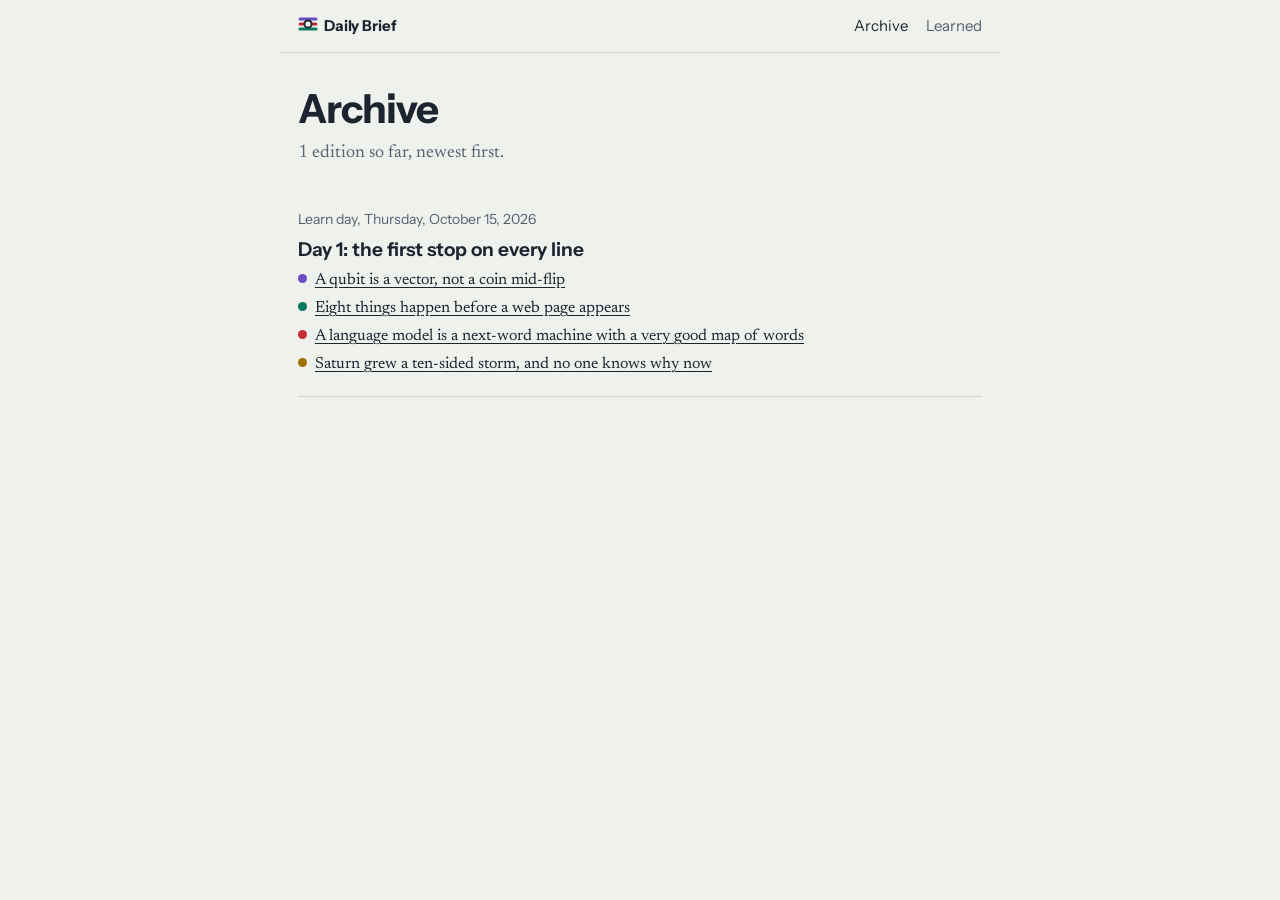
<file: archive.html>
<!doctype html>
<html lang="en">
<head>
<meta charset="utf-8">
<meta name="viewport" content="width=device-width, initial-scale=1, viewport-fit=cover">
<title>Archive – Daily Brief</title>
<meta name="description" content="Every edition of the Daily Brief.">
<link rel="preconnect" href="https://fonts.googleapis.com">
<link rel="preconnect" href="https://fonts.gstatic.com" crossorigin>
<link href="https://fonts.googleapis.com/css2?family=Instrument+Sans:wght@400;500;600;700&family=Newsreader:ital,opsz,wght@0,6..72,400;0,6..72,500;1,6..72,400&display=swap" rel="stylesheet">
<link rel="apple-touch-icon" href="assets/icon-180.png">
<meta name="apple-mobile-web-app-title" content="Daily Brief">
<link rel="stylesheet" href="assets/style.css">
</head>
<body>
<nav class="topbar" aria-label="Site"><a class="brand" href="./"><svg width="20" height="20" viewBox="0 0 20 20" aria-hidden="true"><path d="M2 15 L18 15" stroke="var(--s)" stroke-width="3" stroke-linecap="round"/><path d="M2 10 L18 10" stroke="var(--a)" stroke-width="3" stroke-linecap="round"/><path d="M2 5 L18 5" stroke="var(--q)" stroke-width="3" stroke-linecap="round"/><circle cx="10" cy="10" r="3.6" fill="var(--paper)" stroke="var(--ink)" stroke-width="2"/></svg>Daily Brief</a><a href="archive.html" aria-current="page">Archive</a><a href="learned.html">Learned</a></nav>
<main>
<header class="pagehead"><h1>Archive</h1><p>1 edition so far, newest first.</p></header><ol class="archive" reversed><li><span class="d">Learn day, Thursday, October 15, 2026</span><a class="ed" href="editions/2026-10-15.html">Day 1: the first stop on every line</a><ul><li style="--c:var(--q)"><i></i><a href="editions/2026-10-15.html#quantum">A qubit is a vector, not a coin mid-flip</a></li><li style="--c:var(--s)"><i></i><a href="editions/2026-10-15.html#systems">Eight things happen before a web page appears</a></li><li style="--c:var(--a)"><i></i><a href="editions/2026-10-15.html#ai">A language model is a next-word machine with a very good map of words</a></li><li style="--c:var(--w)"><i></i><a href="editions/2026-10-15.html#wildcard">Saturn grew a ten-sided storm, and no one knows why now</a></li></ul></li></ol>
</main>
</body>
</html>
</file>
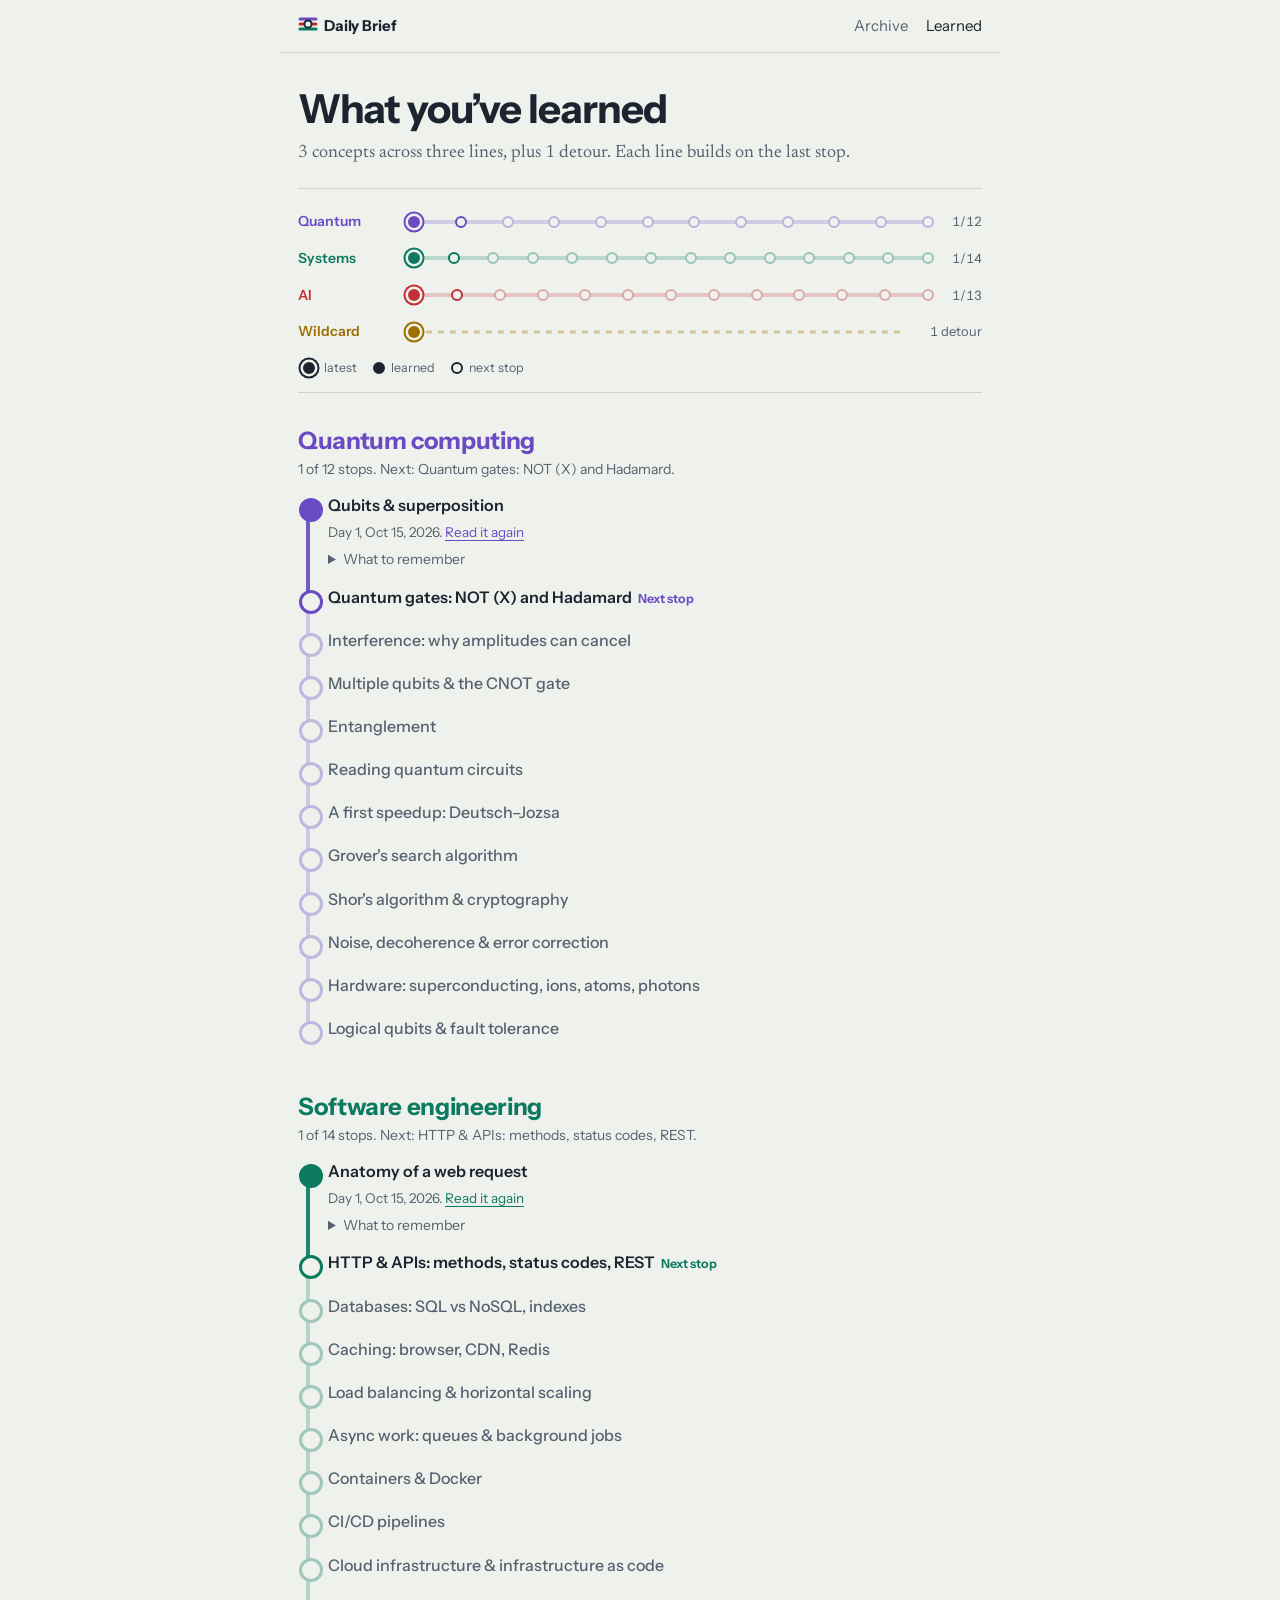
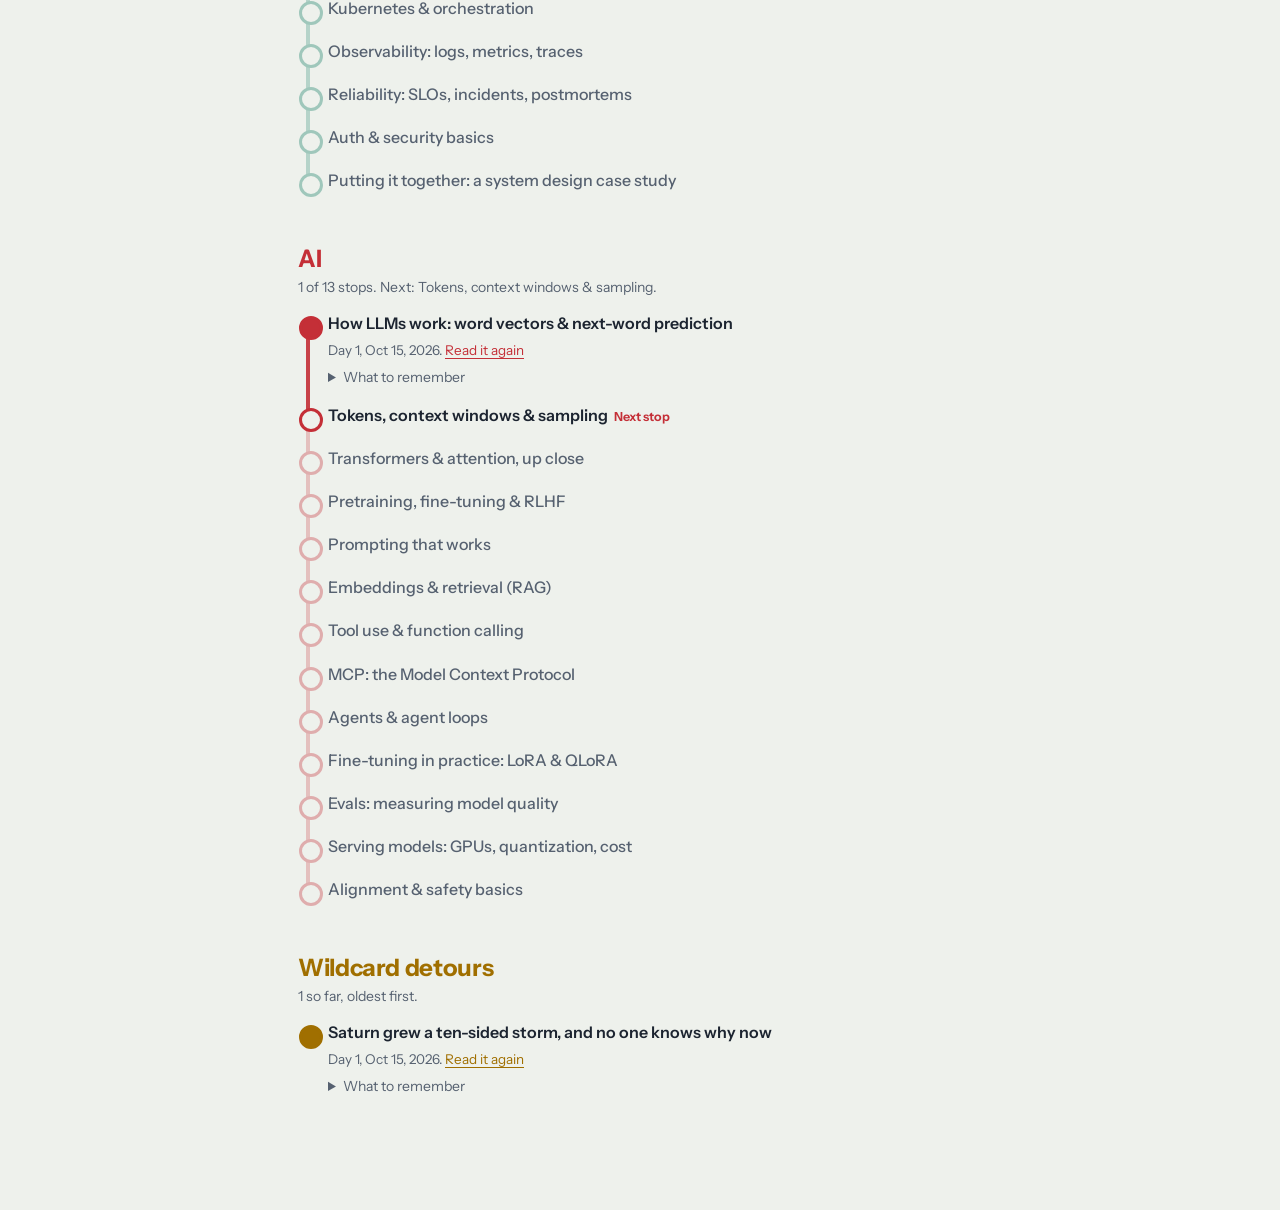
<file: learned.html>
<!doctype html>
<html lang="en">
<head>
<meta charset="utf-8">
<meta name="viewport" content="width=device-width, initial-scale=1, viewport-fit=cover">
<title>What you’ve learned – Daily Brief</title>
<meta name="description" content="Progress on every learning line.">
<link rel="preconnect" href="https://fonts.googleapis.com">
<link rel="preconnect" href="https://fonts.gstatic.com" crossorigin>
<link href="https://fonts.googleapis.com/css2?family=Instrument+Sans:wght@400;500;600;700&family=Newsreader:ital,opsz,wght@0,6..72,400;0,6..72,500;1,6..72,400&display=swap" rel="stylesheet">
<link rel="apple-touch-icon" href="assets/icon-180.png">
<meta name="apple-mobile-web-app-title" content="Daily Brief">
<link rel="stylesheet" href="assets/style.css">
</head>
<body>
<nav class="topbar" aria-label="Site"><a class="brand" href="./"><svg width="20" height="20" viewBox="0 0 20 20" aria-hidden="true"><path d="M2 15 L18 15" stroke="var(--s)" stroke-width="3" stroke-linecap="round"/><path d="M2 10 L18 10" stroke="var(--a)" stroke-width="3" stroke-linecap="round"/><path d="M2 5 L18 5" stroke="var(--q)" stroke-width="3" stroke-linecap="round"/><circle cx="10" cy="10" r="3.6" fill="var(--paper)" stroke="var(--ink)" stroke-width="2"/></svg>Daily Brief</a><a href="archive.html">Archive</a><a href="learned.html" aria-current="page">Learned</a></nav>
<main>
<header class="pagehead"><h1>What you’ve learned</h1><p>3 concepts across three lines, plus 1 detour. Each line builds on the last stop.</p></header><div class="linemap" aria-label="Progress on each topic"><a class="row" href="learned.html#quantum" style="--c:var(--q)"><span class="name">Quantum</span><span class="rail"><svg viewBox="0 0 300 22" preserveAspectRatio="none" aria-hidden="true"><line x1="8.0" y1="11" x2="292.0" y2="11" stroke="var(--c)" stroke-width="4" stroke-linecap="round" opacity=".22" vector-effect="non-scaling-stroke"/><line x1="8.0" y1="11" x2="8.0" y2="11" stroke="var(--c)" stroke-width="4" stroke-linecap="round" vector-effect="non-scaling-stroke"/></svg><i class="dot done today" style="left:2.67%"></i><i class="dot next" style="left:11.27%"></i><i class="dot" style="left:19.88%"></i><i class="dot" style="left:28.48%"></i><i class="dot" style="left:37.09%"></i><i class="dot" style="left:45.70%"></i><i class="dot" style="left:54.30%"></i><i class="dot" style="left:62.91%"></i><i class="dot" style="left:71.52%"></i><i class="dot" style="left:80.12%"></i><i class="dot" style="left:88.73%"></i><i class="dot" style="left:97.33%"></i></span><span class="count">1/12</span></a><a class="row" href="learned.html#systems" style="--c:var(--s)"><span class="name">Systems</span><span class="rail"><svg viewBox="0 0 300 22" preserveAspectRatio="none" aria-hidden="true"><line x1="8.0" y1="11" x2="292.0" y2="11" stroke="var(--c)" stroke-width="4" stroke-linecap="round" opacity=".22" vector-effect="non-scaling-stroke"/><line x1="8.0" y1="11" x2="8.0" y2="11" stroke="var(--c)" stroke-width="4" stroke-linecap="round" vector-effect="non-scaling-stroke"/></svg><i class="dot done today" style="left:2.67%"></i><i class="dot next" style="left:9.95%"></i><i class="dot" style="left:17.23%"></i><i class="dot" style="left:24.51%"></i><i class="dot" style="left:31.79%"></i><i class="dot" style="left:39.08%"></i><i class="dot" style="left:46.36%"></i><i class="dot" style="left:53.64%"></i><i class="dot" style="left:60.92%"></i><i class="dot" style="left:68.21%"></i><i class="dot" style="left:75.49%"></i><i class="dot" style="left:82.77%"></i><i class="dot" style="left:90.05%"></i><i class="dot" style="left:97.33%"></i></span><span class="count">1/14</span></a><a class="row" href="learned.html#ai" style="--c:var(--a)"><span class="name">AI</span><span class="rail"><svg viewBox="0 0 300 22" preserveAspectRatio="none" aria-hidden="true"><line x1="8.0" y1="11" x2="292.0" y2="11" stroke="var(--c)" stroke-width="4" stroke-linecap="round" opacity=".22" vector-effect="non-scaling-stroke"/><line x1="8.0" y1="11" x2="8.0" y2="11" stroke="var(--c)" stroke-width="4" stroke-linecap="round" vector-effect="non-scaling-stroke"/></svg><i class="dot done today" style="left:2.67%"></i><i class="dot next" style="left:10.56%"></i><i class="dot" style="left:18.44%"></i><i class="dot" style="left:26.33%"></i><i class="dot" style="left:34.22%"></i><i class="dot" style="left:42.11%"></i><i class="dot" style="left:50.00%"></i><i class="dot" style="left:57.89%"></i><i class="dot" style="left:65.78%"></i><i class="dot" style="left:73.67%"></i><i class="dot" style="left:81.56%"></i><i class="dot" style="left:89.44%"></i><i class="dot" style="left:97.33%"></i></span><span class="count">1/13</span></a><a class="row" href="learned.html#wildcard" style="--c:var(--w)"><span class="name">Wildcard</span><span class="rail free"><svg viewBox="0 0 300 22" preserveAspectRatio="none" aria-hidden="true"><line x1="8" y1="11" x2="292" y2="11" stroke="var(--c)" stroke-width="3" stroke-dasharray="6 6" opacity=".35" vector-effect="non-scaling-stroke"/></svg><i class="dot done today" style="left:2.7%"></i></span><span class="count">1 detour</span></a><p class="legend"><i class="dot done today"></i>latest <i class="dot done"></i>learned <i class="dot next"></i>next stop</p></div><section class="line" id="quantum" data-track="quantum"><h2>Quantum computing</h2><p class="sub">1 of 12 stops. Next: Quantum gates: NOT (X) and Hadamard.</p><ol class="stops"><li class="done"><span class="st">Qubits &amp; superposition</span><div class="when">Day 1, Oct 15, 2026. <a href="editions/2026-10-15.html#quantum">Read it again</a></div><details><summary>What to remember</summary><ul><li>A qubit&#x27;s state is a unit-length vector in a 2-D space, written α|0⟩ + β|1⟩.</li><li>The amplitudes obey |α|² + |β|² = 1. &quot;Superposition&quot; just means a linear combination.</li><li>Measuring gives 0 or 1 with probabilities |α|² and |β|², and leaves the qubit in that basis state.</li></ul></details></li><li class="next"><span class="st">Quantum gates: NOT (X) and Hadamard</span><span class="tag">Next stop</span></li><li><span class="st">Interference: why amplitudes can cancel</span></li><li><span class="st">Multiple qubits &amp; the CNOT gate</span></li><li><span class="st">Entanglement</span></li><li><span class="st">Reading quantum circuits</span></li><li><span class="st">A first speedup: Deutsch–Jozsa</span></li><li><span class="st">Grover&#x27;s search algorithm</span></li><li><span class="st">Shor&#x27;s algorithm &amp; cryptography</span></li><li><span class="st">Noise, decoherence &amp; error correction</span></li><li><span class="st">Hardware: superconducting, ions, atoms, photons</span></li><li><span class="st">Logical qubits &amp; fault tolerance</span></li></ol></section><section class="line" id="systems" data-track="systems"><h2>Software engineering</h2><p class="sub">1 of 14 stops. Next: HTTP &amp; APIs: methods, status codes, REST.</p><ol class="stops"><li class="done"><span class="st">Anatomy of a web request</span><div class="when">Day 1, Oct 15, 2026. <a href="editions/2026-10-15.html#systems">Read it again</a></div><details><summary>What to remember</summary><ul><li>Before any HTTP is sent, the browser has to find the server (DNS) and open an encrypted connection (TCP + TLS).</li><li>The server routes the request to code that builds a response; status codes like 200 and 304 tell the browser what happened.</li><li>Rendering repeats the fetch cycle for every image, script and stylesheet, so most performance work is about skipping steps.</li></ul></details></li><li class="next"><span class="st">HTTP &amp; APIs: methods, status codes, REST</span><span class="tag">Next stop</span></li><li><span class="st">Databases: SQL vs NoSQL, indexes</span></li><li><span class="st">Caching: browser, CDN, Redis</span></li><li><span class="st">Load balancing &amp; horizontal scaling</span></li><li><span class="st">Async work: queues &amp; background jobs</span></li><li><span class="st">Containers &amp; Docker</span></li><li><span class="st">CI/CD pipelines</span></li><li><span class="st">Cloud infrastructure &amp; infrastructure as code</span></li><li><span class="st">Kubernetes &amp; orchestration</span></li><li><span class="st">Observability: logs, metrics, traces</span></li><li><span class="st">Reliability: SLOs, incidents, postmortems</span></li><li><span class="st">Auth &amp; security basics</span></li><li><span class="st">Putting it together: a system design case study</span></li></ol></section><section class="line" id="ai" data-track="ai"><h2>AI</h2><p class="sub">1 of 13 stops. Next: Tokens, context windows &amp; sampling.</p><ol class="stops"><li class="done"><span class="st">How LLMs work: word vectors &amp; next-word prediction</span><div class="when">Day 1, Oct 15, 2026. <a href="editions/2026-10-15.html#ai">Read it again</a></div><details><summary>What to remember</summary><ul><li>LLMs represent each word as a long vector, and words with similar meanings sit close together.</li><li>A stack of layers refines those vectors: attention pulls in context from the prompt, feed-forward layers add learned knowledge.</li><li>Training is next-word prediction over huge amounts of text, with backpropagation adjusting billions of weights.</li></ul></details></li><li class="next"><span class="st">Tokens, context windows &amp; sampling</span><span class="tag">Next stop</span></li><li><span class="st">Transformers &amp; attention, up close</span></li><li><span class="st">Pretraining, fine-tuning &amp; RLHF</span></li><li><span class="st">Prompting that works</span></li><li><span class="st">Embeddings &amp; retrieval (RAG)</span></li><li><span class="st">Tool use &amp; function calling</span></li><li><span class="st">MCP: the Model Context Protocol</span></li><li><span class="st">Agents &amp; agent loops</span></li><li><span class="st">Fine-tuning in practice: LoRA &amp; QLoRA</span></li><li><span class="st">Evals: measuring model quality</span></li><li><span class="st">Serving models: GPUs, quantization, cost</span></li><li><span class="st">Alignment &amp; safety basics</span></li></ol></section><section class="line" id="wildcard" data-track="wildcard"><h2>Wildcard detours</h2><p class="sub">1 so far, oldest first.</p><ol class="stops"><li class="done"><span class="st">Saturn grew a ten-sided storm, and no one knows why now</span><div class="when">Day 1, Oct 15, 2026. <a href="editions/2026-10-15.html#wildcard">Read it again</a></div><details><summary>What to remember</summary><ul><li>Saturn now has a ten-sided wave around its south pole, a counterpart to the long-lived north-pole hexagon.</li><li>It rides a jet stream, extends through several atmospheric layers, drifts east about 10 km/h, and each side is longer than Earth is wide.</li><li>It appears to have formed between 2017 and 2023, and why it formed now is unknown.</li></ul></details></li></ol></section>
</main>
</body>
</html>
</file>
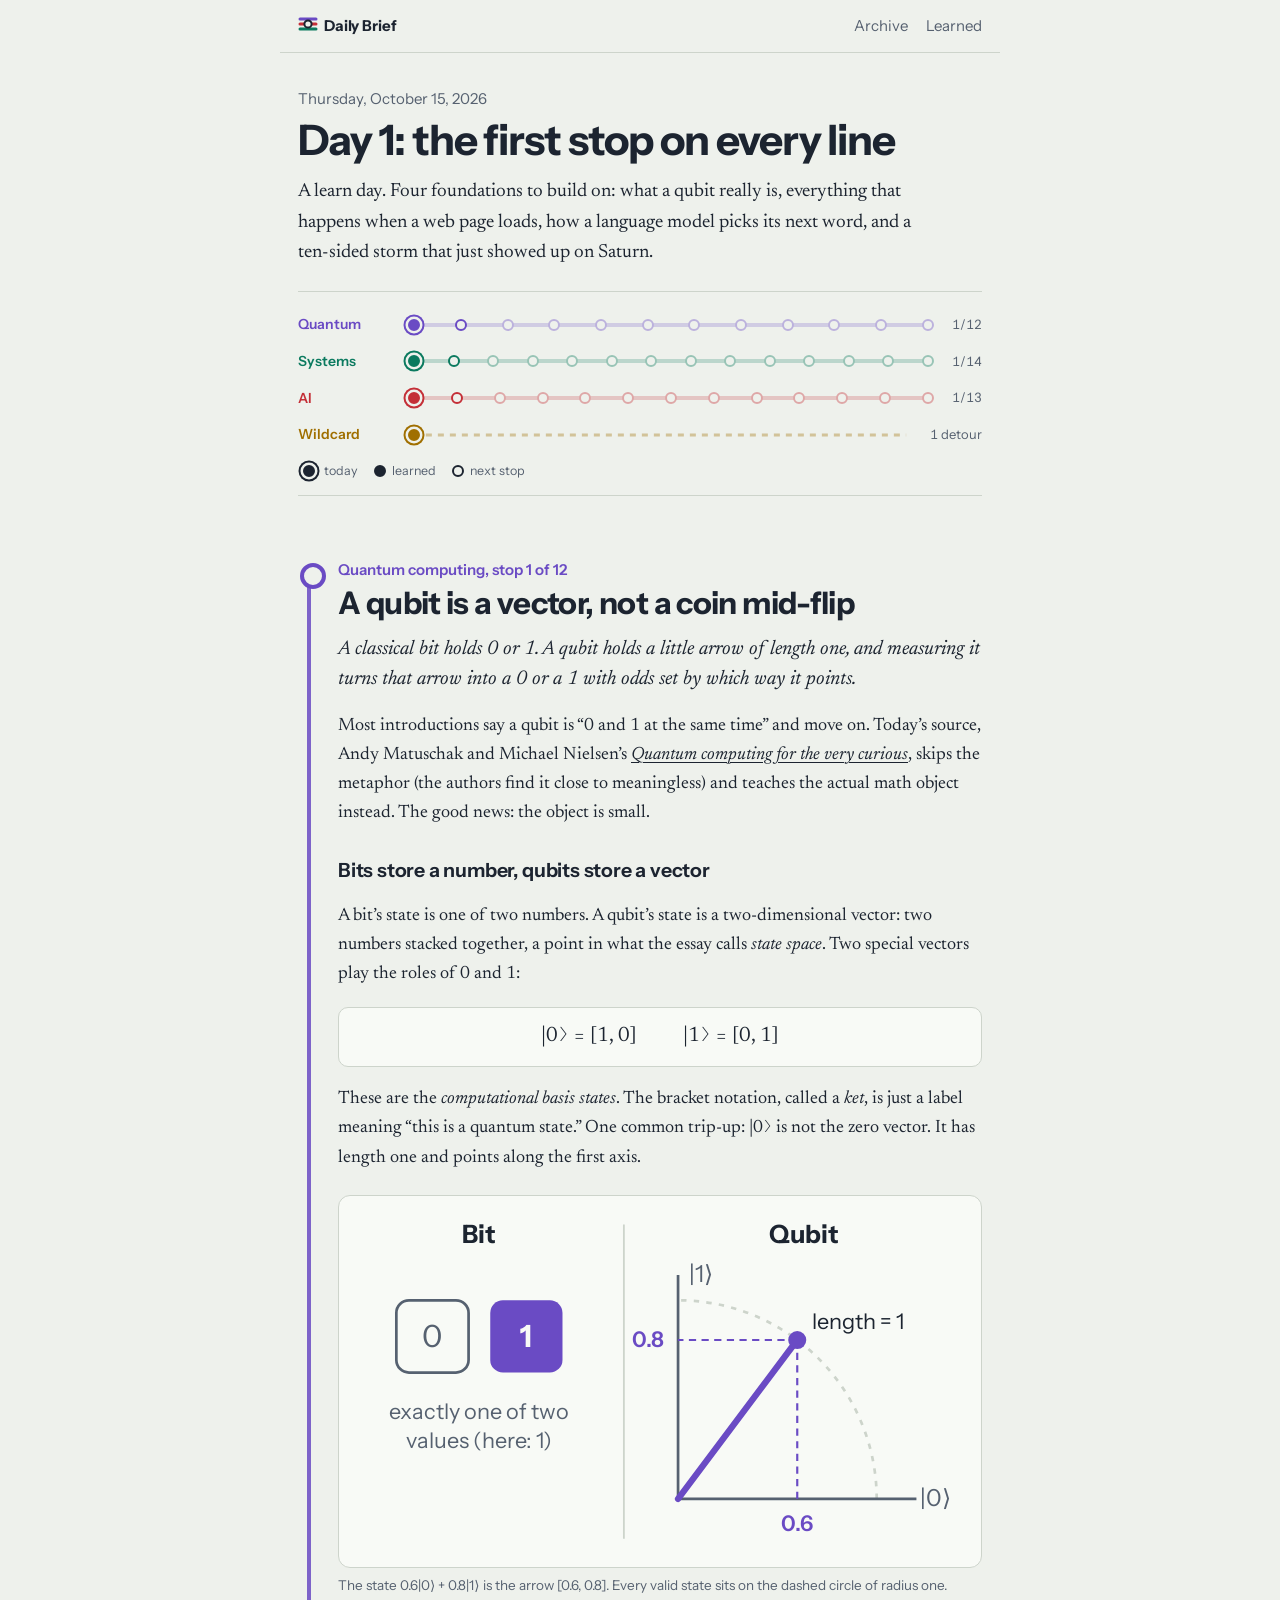
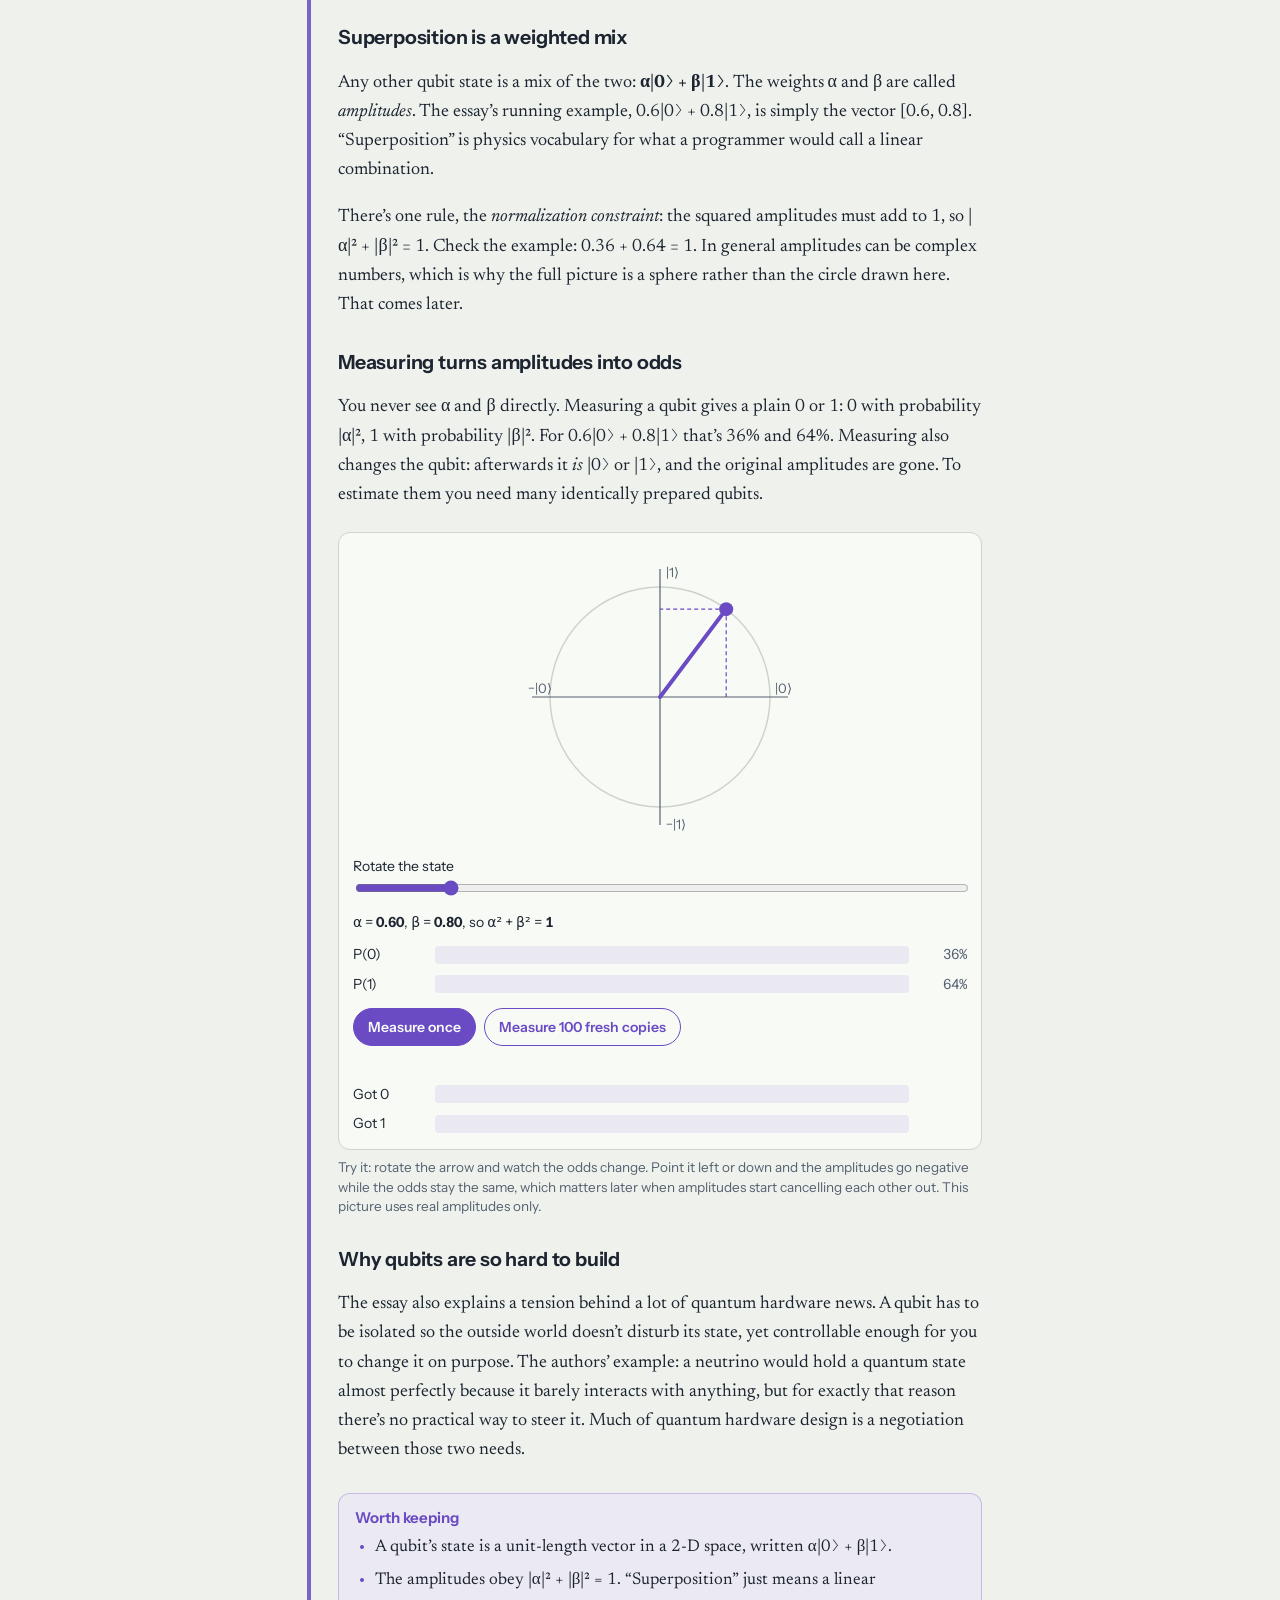
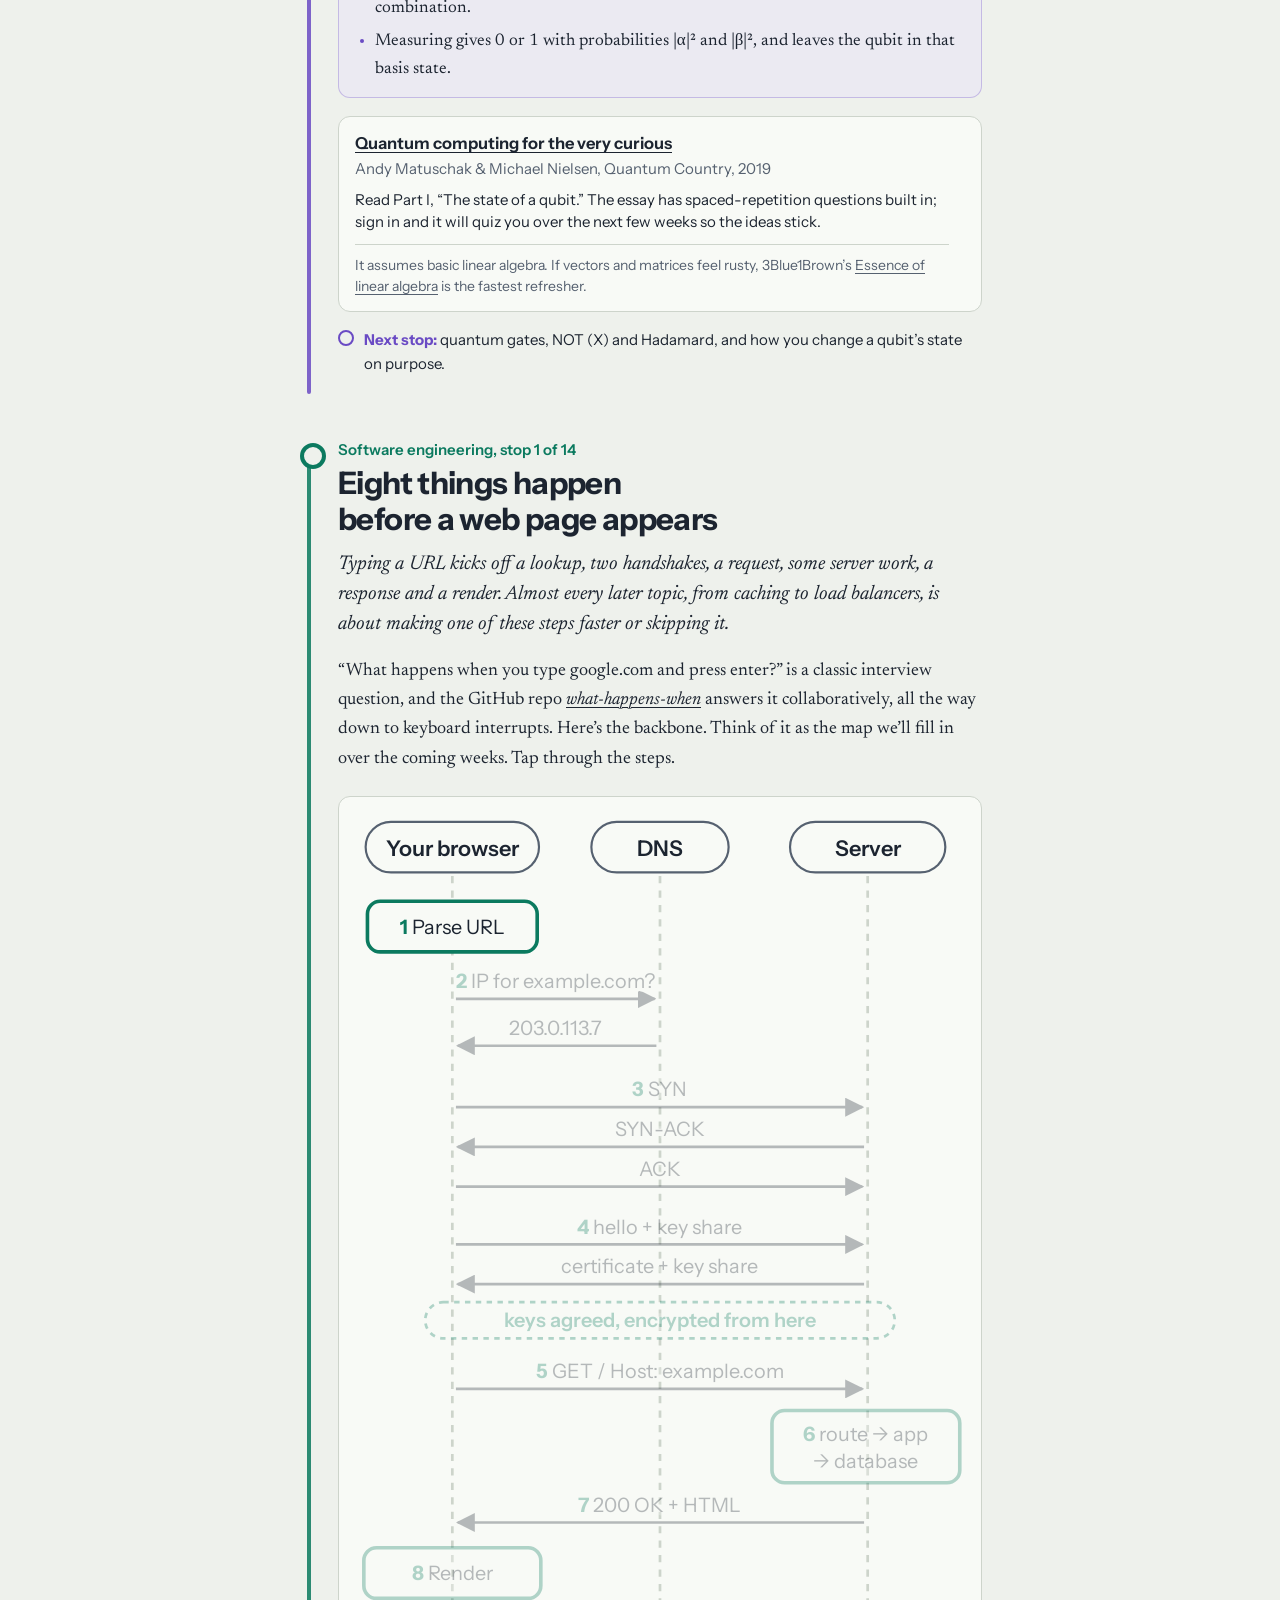
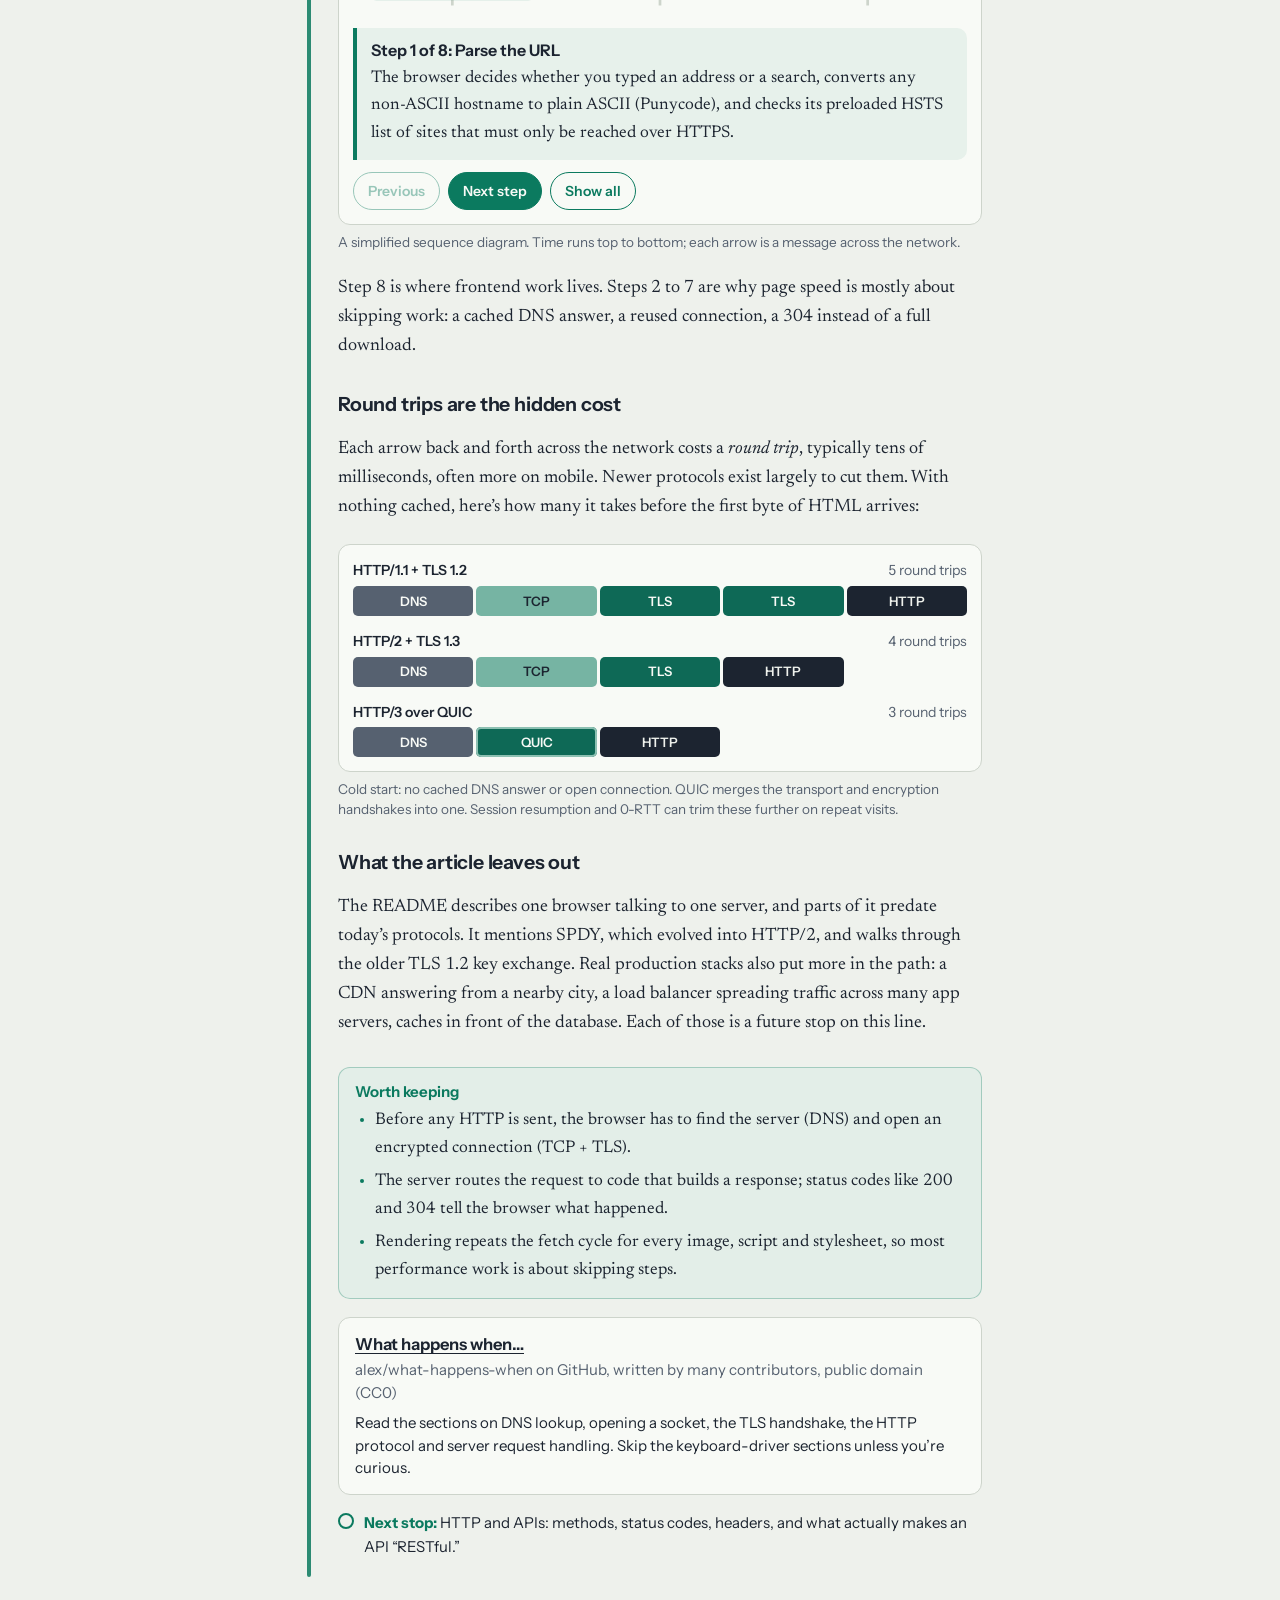
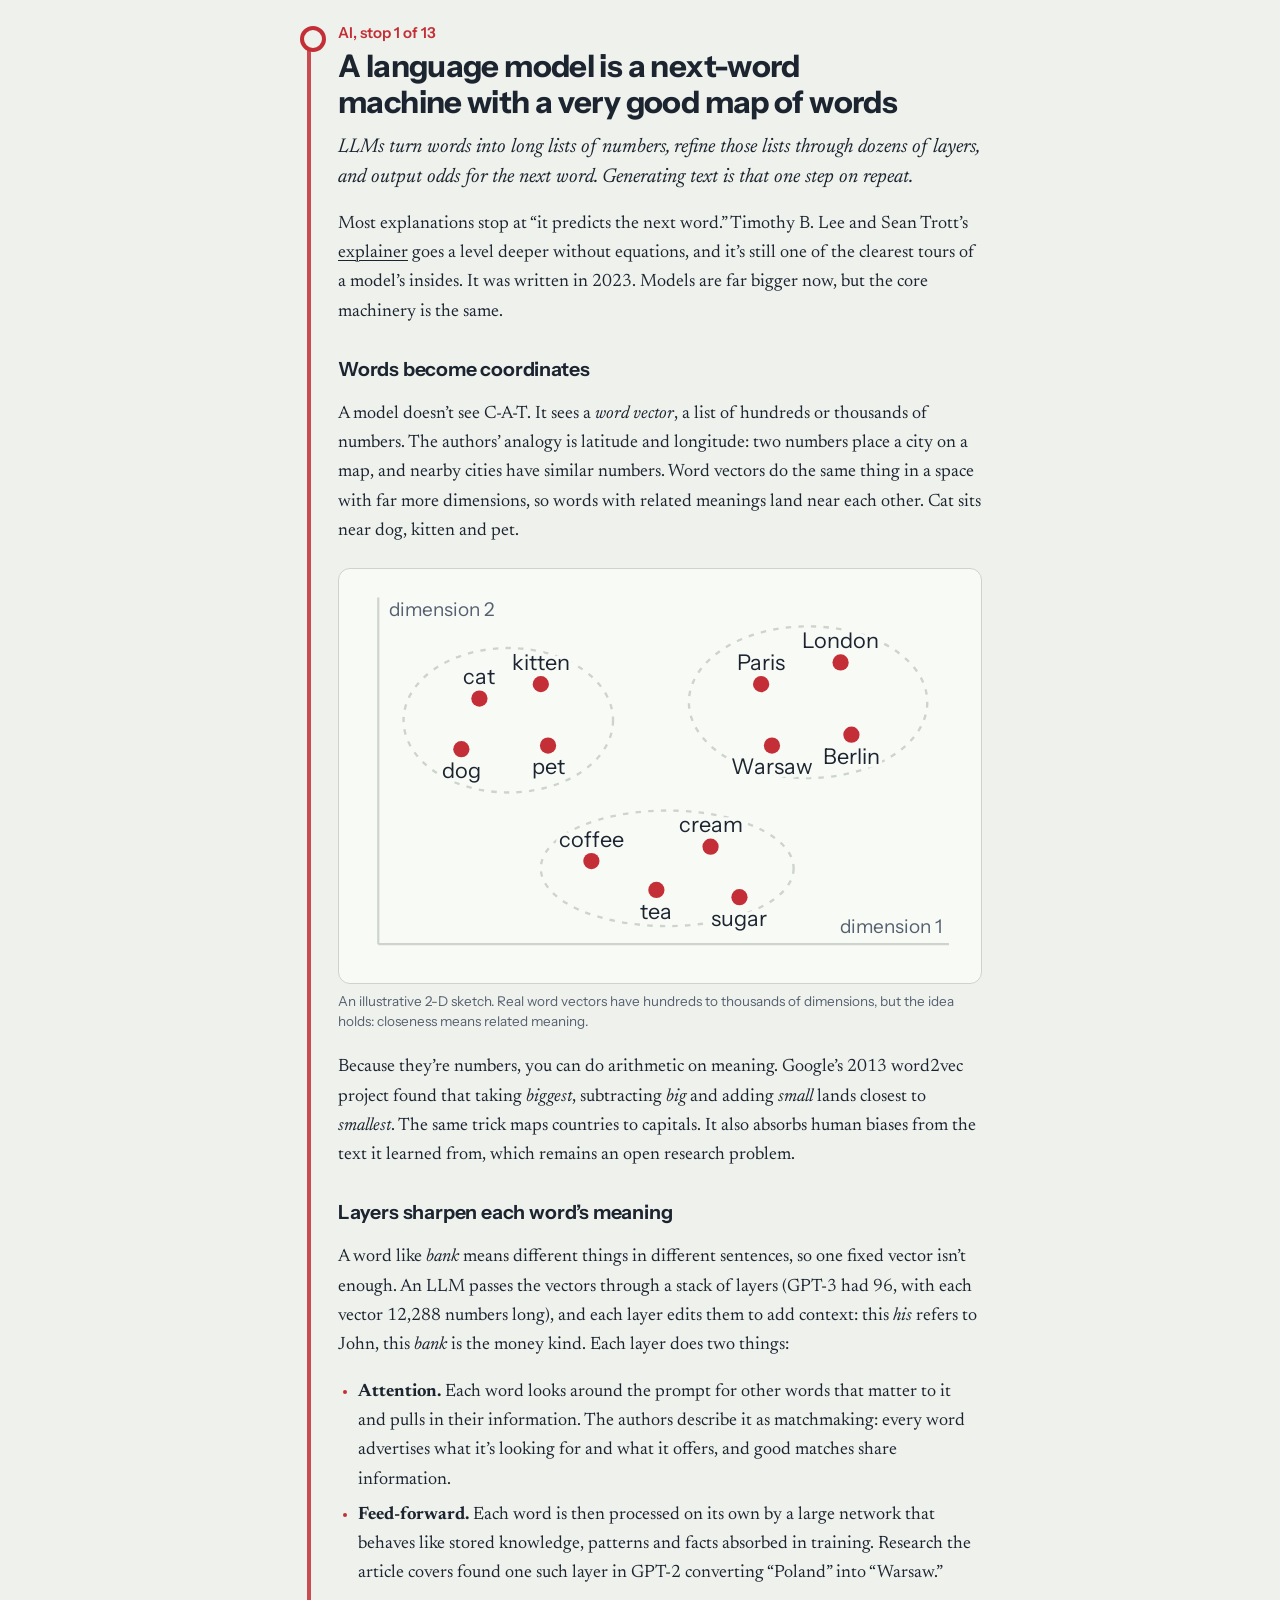
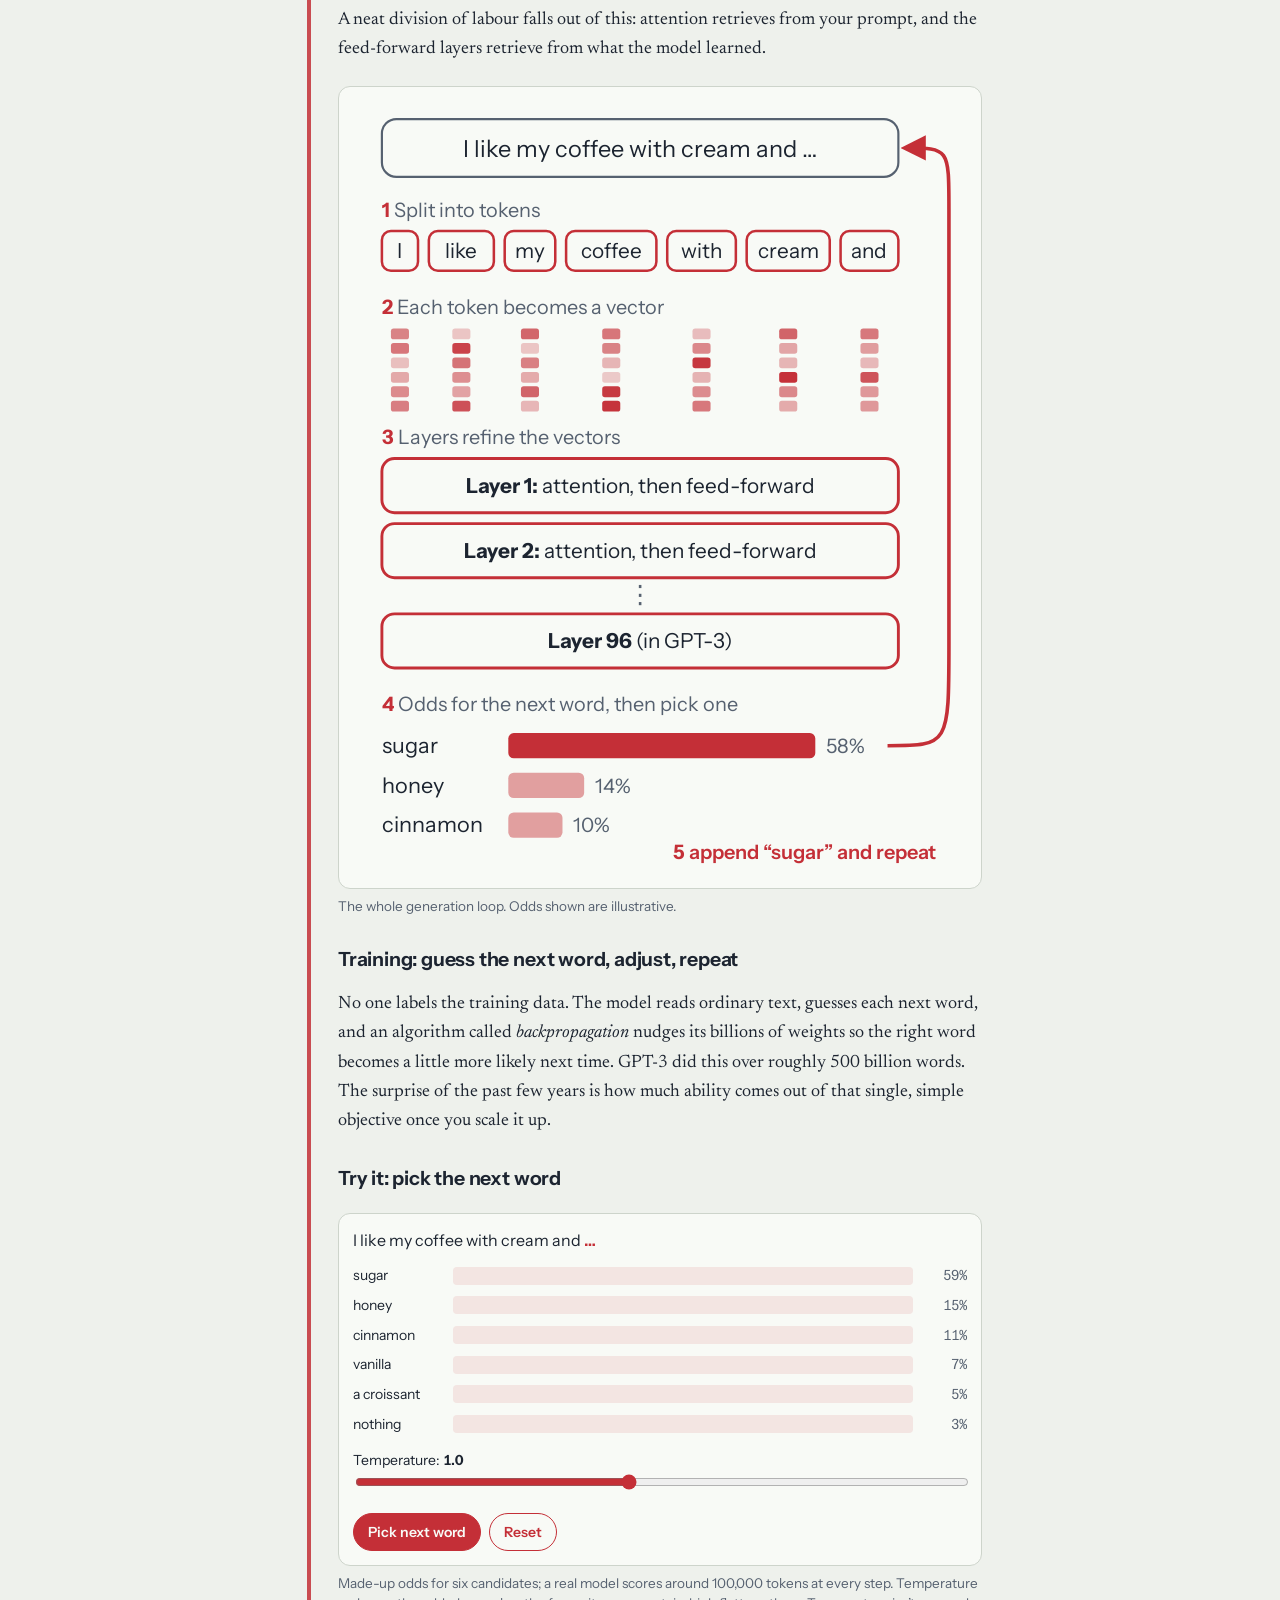
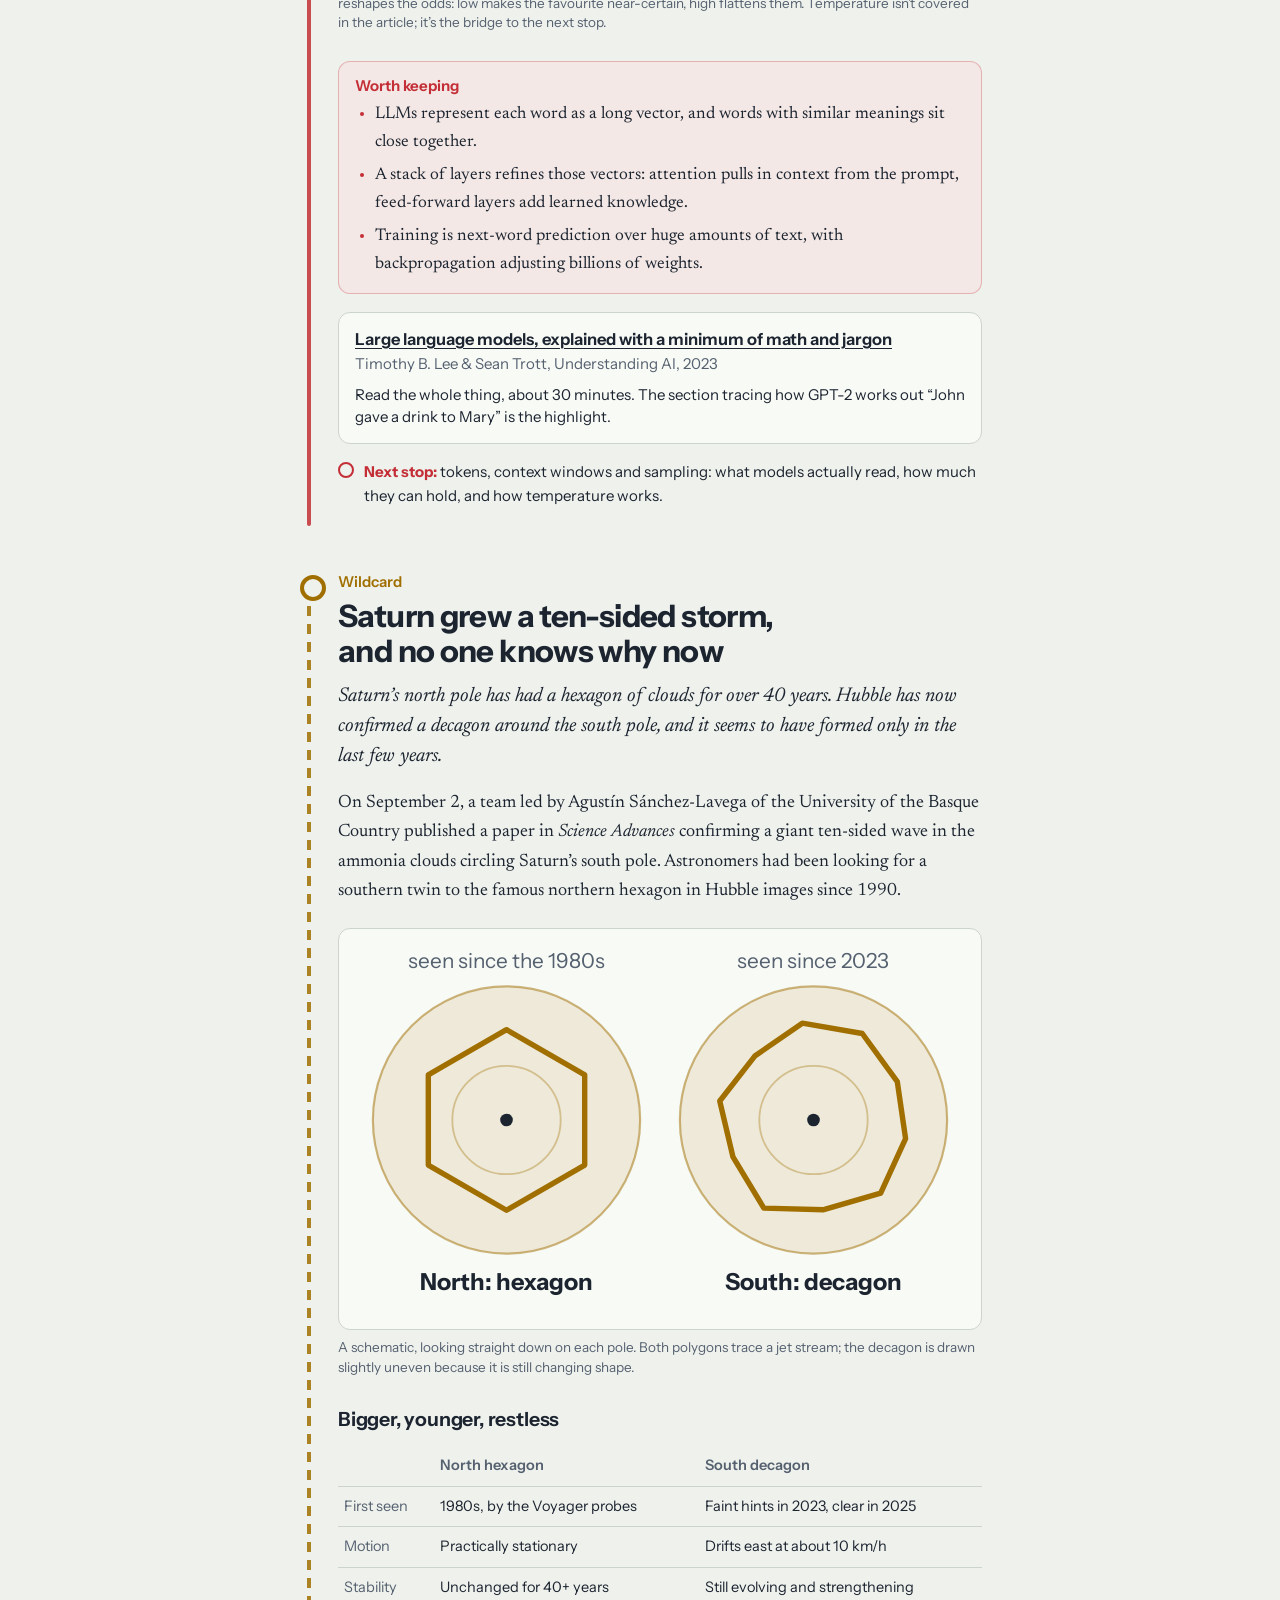
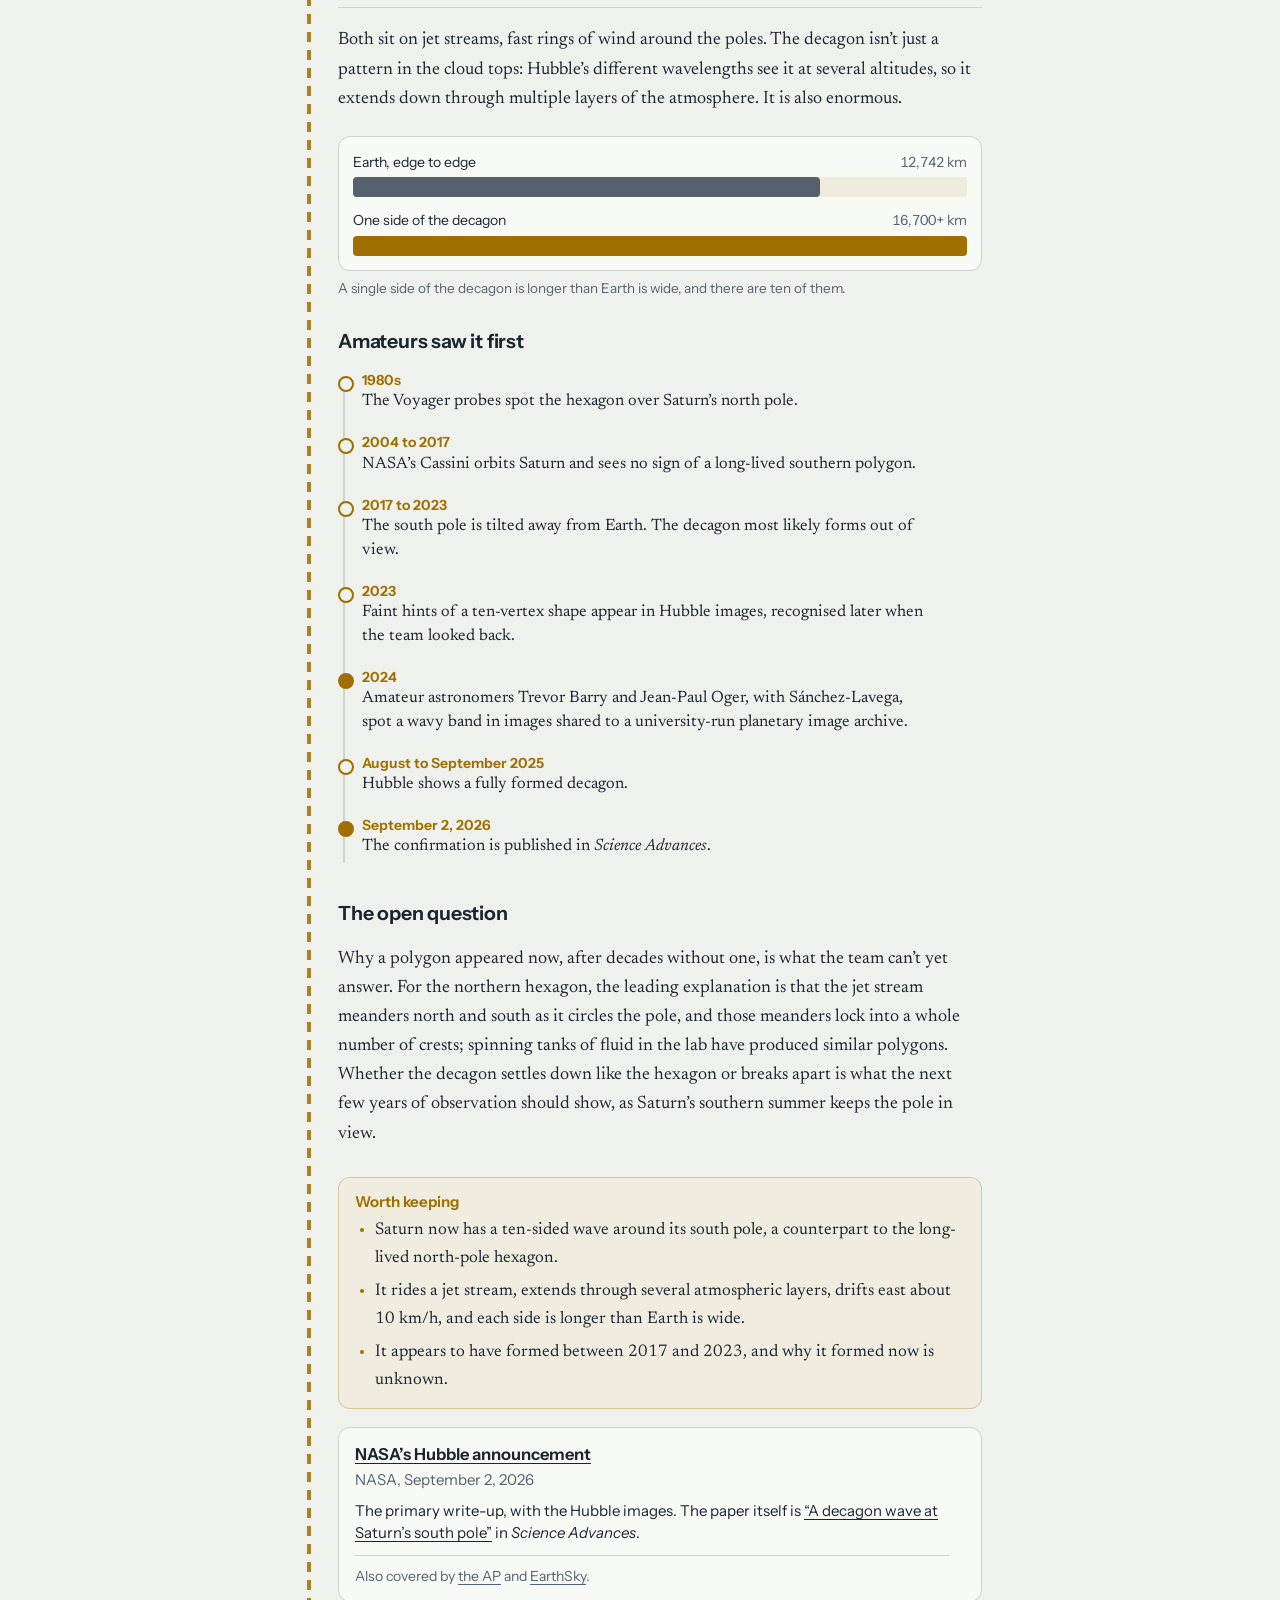
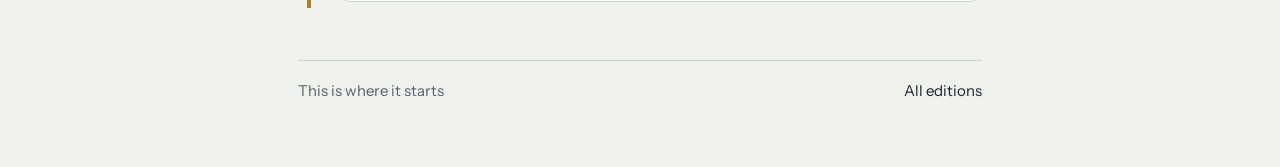
<file: editions/2026-10-15.html>
<!doctype html>
<html lang="en">
<head>
<meta charset="utf-8">
<meta name="viewport" content="width=device-width, initial-scale=1, viewport-fit=cover">
<title>Day 1, October 15 – Daily Brief</title>
<meta name="description" content="Learn day: qubits, the life of a web request, how LLMs pick the next word, and Saturn's new ten-sided storm.">
<link rel="preconnect" href="https://fonts.googleapis.com">
<link rel="preconnect" href="https://fonts.gstatic.com" crossorigin>
<link href="https://fonts.googleapis.com/css2?family=Instrument+Sans:wght@400;500;600;700&family=Newsreader:ital,opsz,wght@0,6..72,400;0,6..72,500;1,6..72,400&display=swap" rel="stylesheet">
<link rel="apple-touch-icon" href="../assets/icon-180.png">
<meta name="apple-mobile-web-app-title" content="Daily Brief">
<link rel="stylesheet" href="../assets/style.css">
</head>
<body>
<!--NAV:START--><nav class="topbar" aria-label="Site"><a class="brand" href="../"><svg width="20" height="20" viewBox="0 0 20 20" aria-hidden="true"><path d="M2 15 L18 15" stroke="var(--s)" stroke-width="3" stroke-linecap="round"/><path d="M2 10 L18 10" stroke="var(--a)" stroke-width="3" stroke-linecap="round"/><path d="M2 5 L18 5" stroke="var(--q)" stroke-width="3" stroke-linecap="round"/><circle cx="10" cy="10" r="3.6" fill="var(--paper)" stroke="var(--ink)" stroke-width="2"/></svg>Daily Brief</a><a href="../archive.html">Archive</a><a href="../learned.html">Learned</a></nav><!--NAV:END-->
<main>
<header class="masthead">
  <p class="dateline">Thursday, October 15, 2026</p>
  <h1>Day 1: the first stop on every line</h1>
  <p class="lede">A learn day. Four foundations to build on: what a qubit really is, everything that happens when a web page loads, how a language model picks its next word, and a ten-sided storm that just showed up on Saturn.</p>
  <!--MAP:START--><div class="linemap" aria-label="Progress on each topic"><a class="row" href="#quantum" style="--c:var(--q)"><span class="name">Quantum</span><span class="rail"><svg viewBox="0 0 300 22" preserveAspectRatio="none" aria-hidden="true"><line x1="8.0" y1="11" x2="292.0" y2="11" stroke="var(--c)" stroke-width="4" stroke-linecap="round" opacity=".22" vector-effect="non-scaling-stroke"/><line x1="8.0" y1="11" x2="8.0" y2="11" stroke="var(--c)" stroke-width="4" stroke-linecap="round" vector-effect="non-scaling-stroke"/></svg><i class="dot done today" style="left:2.67%"></i><i class="dot next" style="left:11.27%"></i><i class="dot" style="left:19.88%"></i><i class="dot" style="left:28.48%"></i><i class="dot" style="left:37.09%"></i><i class="dot" style="left:45.70%"></i><i class="dot" style="left:54.30%"></i><i class="dot" style="left:62.91%"></i><i class="dot" style="left:71.52%"></i><i class="dot" style="left:80.12%"></i><i class="dot" style="left:88.73%"></i><i class="dot" style="left:97.33%"></i></span><span class="count">1/12</span></a><a class="row" href="#systems" style="--c:var(--s)"><span class="name">Systems</span><span class="rail"><svg viewBox="0 0 300 22" preserveAspectRatio="none" aria-hidden="true"><line x1="8.0" y1="11" x2="292.0" y2="11" stroke="var(--c)" stroke-width="4" stroke-linecap="round" opacity=".22" vector-effect="non-scaling-stroke"/><line x1="8.0" y1="11" x2="8.0" y2="11" stroke="var(--c)" stroke-width="4" stroke-linecap="round" vector-effect="non-scaling-stroke"/></svg><i class="dot done today" style="left:2.67%"></i><i class="dot next" style="left:9.95%"></i><i class="dot" style="left:17.23%"></i><i class="dot" style="left:24.51%"></i><i class="dot" style="left:31.79%"></i><i class="dot" style="left:39.08%"></i><i class="dot" style="left:46.36%"></i><i class="dot" style="left:53.64%"></i><i class="dot" style="left:60.92%"></i><i class="dot" style="left:68.21%"></i><i class="dot" style="left:75.49%"></i><i class="dot" style="left:82.77%"></i><i class="dot" style="left:90.05%"></i><i class="dot" style="left:97.33%"></i></span><span class="count">1/14</span></a><a class="row" href="#ai" style="--c:var(--a)"><span class="name">AI</span><span class="rail"><svg viewBox="0 0 300 22" preserveAspectRatio="none" aria-hidden="true"><line x1="8.0" y1="11" x2="292.0" y2="11" stroke="var(--c)" stroke-width="4" stroke-linecap="round" opacity=".22" vector-effect="non-scaling-stroke"/><line x1="8.0" y1="11" x2="8.0" y2="11" stroke="var(--c)" stroke-width="4" stroke-linecap="round" vector-effect="non-scaling-stroke"/></svg><i class="dot done today" style="left:2.67%"></i><i class="dot next" style="left:10.56%"></i><i class="dot" style="left:18.44%"></i><i class="dot" style="left:26.33%"></i><i class="dot" style="left:34.22%"></i><i class="dot" style="left:42.11%"></i><i class="dot" style="left:50.00%"></i><i class="dot" style="left:57.89%"></i><i class="dot" style="left:65.78%"></i><i class="dot" style="left:73.67%"></i><i class="dot" style="left:81.56%"></i><i class="dot" style="left:89.44%"></i><i class="dot" style="left:97.33%"></i></span><span class="count">1/13</span></a><a class="row" href="#wildcard" style="--c:var(--w)"><span class="name">Wildcard</span><span class="rail free"><svg viewBox="0 0 300 22" preserveAspectRatio="none" aria-hidden="true"><line x1="8" y1="11" x2="292" y2="11" stroke="var(--c)" stroke-width="3" stroke-dasharray="6 6" opacity=".35" vector-effect="non-scaling-stroke"/></svg><i class="dot done today" style="left:2.7%"></i></span><span class="count">1 detour</span></a><p class="legend"><i class="dot done today"></i>today <i class="dot done"></i>learned <i class="dot next"></i>next stop</p></div><!--MAP:END-->
</header>

<!-- ============================ QUANTUM ============================ -->
<article class="story" id="quantum" data-track="quantum">
  <p class="kicker">Quantum computing, stop 1 of 12</p>
  <h2>A qubit is a vector, not a coin mid-flip</h2>
  <p class="dek">A classical bit holds 0 or 1. A qubit holds a little arrow of length one, and measuring it turns that arrow into a 0 or a 1 with odds set by which way it points.</p>

  <p>Most introductions say a qubit is “0 and 1 at the same time” and move on. Today’s source, Andy Matuschak and Michael Nielsen’s <a href="https://quantum.country/qcvc"><em>Quantum computing for the very curious</em></a>, skips the metaphor (the authors find it close to meaningless) and teaches the actual math object instead. The good news: the object is small.</p>

  <h3>Bits store a number, qubits store a vector</h3>
  <p>A bit’s state is one of two numbers. A qubit’s state is a two-dimensional vector: two numbers stacked together, a point in what the essay calls <em>state space</em>. Two special vectors play the roles of 0 and 1:</p>
  <div class="formula"><span>|0⟩ = [1, 0]</span><span>|1⟩ = [0, 1]</span></div>
  <p>These are the <em>computational basis states</em>. The bracket notation, called a <em>ket</em>, is just a label meaning “this is a quantum state.” One common trip-up: |0⟩ is not the zero vector. It has length one and points along the first axis.</p>

  <figure>
    <div class="fig">
      <svg viewBox="0 0 340 190" role="img" aria-label="Left: a bit is one of two boxes, 0 or 1. Right: a qubit is an arrow of length one between the |0⟩ axis and the |1⟩ axis, here pointing to 0.6 along |0⟩ and 0.8 along |1⟩.">
        <text x="70" y="18" text-anchor="middle" class="svg-ink" font-size="14" font-weight="700">Bit</text>
        <rect x="24" y="50" width="40" height="40" rx="7" fill="none" class="svg-stroke-muted" stroke-width="1.5"/>
        <text x="44" y="76" text-anchor="middle" class="svg-muted" font-size="17">0</text>
        <rect x="76" y="50" width="40" height="40" rx="7" class="svg-c"/>
        <text x="96" y="76" text-anchor="middle" font-size="17" fill="var(--surface)" font-weight="700">1</text>
        <text x="70" y="116" text-anchor="middle" class="svg-muted" font-size="12">exactly one of two</text>
        <text x="70" y="132" text-anchor="middle" class="svg-muted" font-size="12">values (here: 1)</text>
        <line x1="150" y1="8" x2="150" y2="182" class="svg-stroke-rule" stroke-width="1"/>
        <text x="250" y="18" text-anchor="middle" class="svg-ink" font-size="14" font-weight="700">Qubit</text>
        <path d="M290 160 A110 110 0 0 0 180 50" fill="none" class="svg-stroke-rule" stroke-width="1.5" stroke-dasharray="3 4"/>
        <line x1="180" y1="160" x2="312" y2="160" class="svg-stroke-muted" stroke-width="1.5"/>
        <line x1="180" y1="160" x2="180" y2="36" class="svg-stroke-muted" stroke-width="1.5"/>
        <text x="314" y="164" class="svg-muted" font-size="13">|0⟩</text>
        <text x="186" y="40" class="svg-muted" font-size="13">|1⟩</text>
        <line x1="246" y1="72" x2="246" y2="160" class="svg-stroke-c" stroke-width="1.2" stroke-dasharray="4 3"/>
        <line x1="246" y1="72" x2="180" y2="72" class="svg-stroke-c" stroke-width="1.2" stroke-dasharray="4 3"/>
        <line x1="180" y1="160" x2="246" y2="72" class="svg-stroke-c" stroke-width="3.5" stroke-linecap="round"/>
        <circle cx="246" cy="72" r="5" class="svg-c"/>
        <text x="246" y="178" text-anchor="middle" class="svg-c" font-size="12" font-weight="600">0.6</text>
        <text x="172" y="76" text-anchor="end" class="svg-c" font-size="12" font-weight="600">0.8</text>
        <text x="254" y="66" class="svg-ink" font-size="12">length = 1</text>
      </svg>
    </div>
    <figcaption>The state 0.6|0⟩ + 0.8|1⟩ is the arrow [0.6, 0.8]. Every valid state sits on the dashed circle of radius one.</figcaption>
  </figure>

  <h3>Superposition is a weighted mix</h3>
  <p>Any other qubit state is a mix of the two: <b>α|0⟩ + β|1⟩</b>. The weights α and β are called <em>amplitudes</em>. The essay’s running example, 0.6|0⟩ + 0.8|1⟩, is simply the vector [0.6, 0.8]. “Superposition” is physics vocabulary for what a programmer would call a linear combination.</p>
  <p>There’s one rule, the <em>normalization constraint</em>: the squared amplitudes must add to 1, so |α|² + |β|² = 1. Check the example: 0.36 + 0.64 = 1. In general amplitudes can be complex numbers, which is why the full picture is a sphere rather than the circle drawn here. That comes later.</p>

  <h3>Measuring turns amplitudes into odds</h3>
  <p>You never see α and β directly. Measuring a qubit gives a plain 0 or 1: 0 with probability |α|², 1 with probability |β|². For 0.6|0⟩ + 0.8|1⟩ that’s 36% and 64%. Measuring also changes the qubit: afterwards it <em>is</em> |0⟩ or |1⟩, and the original amplitudes are gone. To estimate them you need many identically prepared qubits.</p>

  <figure id="qubit-playground">
    <div class="fig">
      <svg viewBox="0 0 300 300" style="max-width:300px;margin:0 auto" role="img" aria-label="Interactive qubit state on a circle. The arrow's horizontal and vertical components are the amplitudes for |0⟩ and |1⟩.">
        <circle cx="150" cy="150" r="110" fill="none" class="svg-stroke-rule" stroke-width="1.5"/>
        <line x1="22" y1="150" x2="278" y2="150" class="svg-stroke-muted" stroke-width="1.2"/>
        <line x1="150" y1="22" x2="150" y2="278" class="svg-stroke-muted" stroke-width="1.2"/>
        <text x="282" y="146" text-anchor="end" class="svg-muted" font-size="13">|0⟩</text>
        <text x="18" y="146" class="svg-muted" font-size="13">−|0⟩</text>
        <text x="156" y="30" class="svg-muted" font-size="13">|1⟩</text>
        <text x="156" y="282" class="svg-muted" font-size="13">−|1⟩</text>
        <line id="qp-px" x1="0" y1="0" x2="0" y2="0" class="svg-stroke-c" stroke-width="1.2" stroke-dasharray="4 3"/>
        <line id="qp-py" x1="0" y1="0" x2="0" y2="0" class="svg-stroke-c" stroke-width="1.2" stroke-dasharray="4 3"/>
        <line id="qp-vec" x1="150" y1="150" x2="216" y2="62" class="svg-stroke-c" stroke-width="4" stroke-linecap="round"/>
        <circle id="qp-tip" cx="216" cy="62" r="7" class="svg-c"/>
      </svg>
      <label class="readout" for="qp-angle" style="display:block;margin-top:8px">Rotate the state</label>
      <input id="qp-angle" type="range" min="0" max="359" step="1" value="53" aria-describedby="qp-read">
      <p class="readout" id="qp-read" style="margin:4px 0 10px">α = <b id="qp-a">0.60</b>, β = <b id="qp-b">0.80</b>, so α² + β² = <b>1</b></p>
      <div class="bars" aria-live="polite">
        <div class="bar"><span>P(0)</span><span class="track"><span class="fill" id="qp-p0" style="width:36%"></span></span><span class="val" id="qp-p0v">36%</span></div>
        <div class="bar"><span>P(1)</span><span class="track"><span class="fill" id="qp-p1" style="width:64%"></span></span><span class="val" id="qp-p1v">64%</span></div>
      </div>
      <div class="controls">
        <button class="btn solid" id="qp-once" type="button">Measure once</button>
        <button class="btn" id="qp-many" type="button">Measure 100 fresh copies</button>
      </div>
      <p class="readout" id="qp-out" aria-live="polite" style="margin:10px 0 0;min-height:1.5em"></p>
      <div class="bars" id="qp-hist" hidden style="margin-top:6px">
        <div class="bar"><span>Got 0</span><span class="track"><span class="fill" id="qp-h0"></span></span><span class="val" id="qp-h0v"></span></div>
        <div class="bar"><span>Got 1</span><span class="track"><span class="fill" id="qp-h1"></span></span><span class="val" id="qp-h1v"></span></div>
      </div>
    </div>
    <figcaption>Try it: rotate the arrow and watch the odds change. Point it left or down and the amplitudes go negative while the odds stay the same, which matters later when amplitudes start cancelling each other out. This picture uses real amplitudes only.</figcaption>
  </figure>

  <h3>Why qubits are so hard to build</h3>
  <p>The essay also explains a tension behind a lot of quantum hardware news. A qubit has to be isolated so the outside world doesn’t disturb its state, yet controllable enough for you to change it on purpose. The authors’ example: a neutrino would hold a quantum state almost perfectly because it barely interacts with anything, but for exactly that reason there’s no practical way to steer it. Much of quantum hardware design is a negotiation between those two needs.</p>

  <div class="keep">
    <h4>Worth keeping</h4>
    <ul>
      <li>A qubit’s state is a unit-length vector in a 2-D space, written α|0⟩ + β|1⟩.</li>
      <li>The amplitudes obey |α|² + |β|² = 1. “Superposition” just means a linear combination.</li>
      <li>Measuring gives 0 or 1 with probabilities |α|² and |β|², and leaves the qubit in that basis state.</li>
    </ul>
  </div>

  <div class="source">
    <a class="t" href="https://quantum.country/qcvc">Quantum computing for the very curious</a>
    <span class="by">Andy Matuschak &amp; Michael Nielsen, Quantum Country, 2019</span>
    <p>Read Part I, “The state of a qubit.” The essay has spaced-repetition questions built in; sign in and it will quiz you over the next few weeks so the ideas stick.</p>
    <p class="more">It assumes basic linear algebra. If vectors and matrices feel rusty, 3Blue1Brown’s <a href="https://www.youtube.com/playlist?list=PLZHQObOWTQDPD3MizzM2xVFitgF8hE_ab">Essence of linear algebra</a> is the fastest refresher.</p>
  </div>
  <p class="nextstop"><span><b>Next stop:</b> quantum gates, NOT (X) and Hadamard, and how you change a qubit’s state on purpose.</span></p>
</article>

<!-- ============================ SYSTEMS ============================ -->
<article class="story" id="systems" data-track="systems">
  <p class="kicker">Software engineering, stop 1 of 14</p>
  <h2>Eight things happen before a web page appears</h2>
  <p class="dek">Typing a URL kicks off a lookup, two handshakes, a request, some server work, a response and a render. Almost every later topic, from caching to load balancers, is about making one of these steps faster or skipping it.</p>

  <p>“What happens when you type google.com and press enter?” is a classic interview question, and the GitHub repo <a href="https://github.com/alex/what-happens-when"><em>what-happens-when</em></a> answers it collaboratively, all the way down to keyboard interrupts. Here’s the backbone. Think of it as the map we’ll fill in over the coming weeks. Tap through the steps.</p>

  <figure class="stepper" id="req-stepper">
    <div class="fig">
      <svg viewBox="0 0 340 446" role="img" aria-label="Sequence diagram with three columns: your browser, DNS, and the server. Steps 1 to 8 flow between them.">
        <defs>
          <marker id="ah" viewBox="0 0 10 10" refX="9" refY="5" markerWidth="7" markerHeight="7" orient="auto-start-reverse"><path d="M0 0 L10 5 L0 10 z" class="svg-ink"/></marker>
        </defs>
        <g font-size="12" font-weight="600">
          <rect x="7" y="6" width="96" height="28" rx="14" class="svg-paper svg-stroke-muted" stroke-width="1.2"/>
          <text x="55" y="25" text-anchor="middle" class="svg-ink">Your browser</text>
          <rect x="132" y="6" width="76" height="28" rx="14" class="svg-paper svg-stroke-muted" stroke-width="1.2"/>
          <text x="170" y="25" text-anchor="middle" class="svg-ink">DNS</text>
          <rect x="242" y="6" width="86" height="28" rx="14" class="svg-paper svg-stroke-muted" stroke-width="1.2"/>
          <text x="285" y="25" text-anchor="middle" class="svg-ink">Server</text>
        </g>
        <g class="svg-stroke-rule" stroke-width="1.5" stroke-dasharray="4 4">
          <line x1="55" y1="36" x2="55" y2="440"/><line x1="170" y1="36" x2="170" y2="440"/><line x1="285" y1="36" x2="285" y2="440"/>
        </g>
        <g font-size="11" class="halo">
          <g data-step="1">
            <rect x="8" y="50" width="94" height="28" rx="7" class="svg-paper svg-stroke-c" stroke-width="2"/>
            <text x="55" y="68" text-anchor="middle" class="svg-ink"><tspan class="svg-c" font-weight="700">1 </tspan>Parse URL</text>
          </g>
          <g data-step="2">
            <line x1="57" y1="104" x2="167" y2="104" class="svg-stroke-ink" stroke-width="1.5" marker-end="url(#ah)"/>
            <text x="112" y="98" text-anchor="middle" class="svg-ink"><tspan class="svg-c" font-weight="700">2 </tspan>IP for example.com?</text>
            <line x1="168" y1="130" x2="58" y2="130" class="svg-stroke-ink" stroke-width="1.5" marker-end="url(#ah)"/>
            <text x="112" y="124" text-anchor="middle" class="svg-ink">203.0.113.7</text>
          </g>
          <g data-step="3">
            <line x1="57" y1="164" x2="282" y2="164" class="svg-stroke-ink" stroke-width="1.5" marker-end="url(#ah)"/>
            <text x="170" y="158" text-anchor="middle" class="svg-ink"><tspan class="svg-c" font-weight="700">3 </tspan>SYN</text>
            <line x1="283" y1="186" x2="58" y2="186" class="svg-stroke-ink" stroke-width="1.5" marker-end="url(#ah)"/>
            <text x="170" y="180" text-anchor="middle" class="svg-ink">SYN-ACK</text>
            <line x1="57" y1="208" x2="282" y2="208" class="svg-stroke-ink" stroke-width="1.5" marker-end="url(#ah)"/>
            <text x="170" y="202" text-anchor="middle" class="svg-ink">ACK</text>
          </g>
          <g data-step="4">
            <line x1="57" y1="240" x2="282" y2="240" class="svg-stroke-ink" stroke-width="1.5" marker-end="url(#ah)"/>
            <text x="170" y="234" text-anchor="middle" class="svg-ink"><tspan class="svg-c" font-weight="700">4 </tspan>hello + key share</text>
            <line x1="283" y1="262" x2="58" y2="262" class="svg-stroke-ink" stroke-width="1.5" marker-end="url(#ah)"/>
            <text x="170" y="256" text-anchor="middle" class="svg-ink">certificate + key share</text>
            <rect x="40" y="272" width="260" height="20" rx="10" fill="none" class="svg-stroke-c" stroke-width="1.5" stroke-dasharray="3 3"/>
            <text x="170" y="286" text-anchor="middle" class="svg-c" font-weight="600">keys agreed, encrypted from here</text>
          </g>
          <g data-step="5">
            <line x1="57" y1="320" x2="282" y2="320" class="svg-stroke-ink" stroke-width="1.5" marker-end="url(#ah)"/>
            <text x="170" y="314" text-anchor="middle" class="svg-ink"><tspan class="svg-c" font-weight="700">5 </tspan>GET /   Host: example.com</text>
          </g>
          <g data-step="6">
            <rect x="232" y="332" width="104" height="40" rx="7" class="svg-paper svg-stroke-c" stroke-width="2"/>
            <text x="284" y="349" text-anchor="middle" class="svg-ink"><tspan class="svg-c" font-weight="700">6 </tspan>route → app</text>
            <text x="284" y="364" text-anchor="middle" class="svg-ink">→ database</text>
          </g>
          <g data-step="7">
            <line x1="283" y1="394" x2="58" y2="394" class="svg-stroke-ink" stroke-width="1.5" marker-end="url(#ah)"/>
            <text x="170" y="388" text-anchor="middle" class="svg-ink"><tspan class="svg-c" font-weight="700">7 </tspan>200 OK + HTML</text>
          </g>
          <g data-step="8">
            <rect x="6" y="408" width="98" height="28" rx="7" class="svg-paper svg-stroke-c" stroke-width="2"/>
            <text x="55" y="426" text-anchor="middle" class="svg-ink"><tspan class="svg-c" font-weight="700">8 </tspan>Render</text>
          </g>
        </g>
      </svg>
      <div class="panel" aria-live="polite">
        <h4 id="st-title">Step 1 of 8: Parse the URL</h4>
        <p id="st-body"></p>
      </div>
      <div class="controls">
        <button class="btn" id="st-prev" type="button">Previous</button>
        <button class="btn solid" id="st-next" type="button">Next step</button>
        <button class="btn" id="st-all" type="button">Show all</button>
      </div>
    </div>
    <figcaption>A simplified sequence diagram. Time runs top to bottom; each arrow is a message across the network.</figcaption>
  </figure>

  <p>Step 8 is where frontend work lives. Steps 2 to 7 are why page speed is mostly about skipping work: a cached DNS answer, a reused connection, a 304 instead of a full download.</p>

  <h3>Round trips are the hidden cost</h3>
  <p>Each arrow back and forth across the network costs a <em>round trip</em>, typically tens of milliseconds, often more on mobile. Newer protocols exist largely to cut them. With nothing cached, here’s how many it takes before the first byte of HTML arrives:</p>
  <figure>
    <div class="fig">
      <div class="stack" role="img" aria-label="Round trips before the first byte. HTTP/1.1 with TLS 1.2: 5 (DNS, TCP, TLS, TLS, HTTP). HTTP/2 with TLS 1.3: 4 (DNS, TCP, TLS, HTTP). HTTP/3 over QUIC: 3 (DNS, QUIC with TLS, HTTP).">
        <div><div class="lbl">HTTP/1.1 + TLS 1.2 <span>5 round trips</span></div>
          <div class="segs"><span class="seg dns">DNS</span><span class="seg tcp">TCP</span><span class="seg tls">TLS</span><span class="seg tls">TLS</span><span class="seg http">HTTP</span></div></div>
        <div><div class="lbl">HTTP/2 + TLS 1.3 <span>4 round trips</span></div>
          <div class="segs"><span class="seg dns">DNS</span><span class="seg tcp">TCP</span><span class="seg tls">TLS</span><span class="seg http">HTTP</span></div></div>
        <div><div class="lbl">HTTP/3 over QUIC <span>3 round trips</span></div>
          <div class="segs"><span class="seg dns">DNS</span><span class="seg quic">QUIC</span><span class="seg http">HTTP</span></div></div>
      </div>
    </div>
    <figcaption>Cold start: no cached DNS answer or open connection. QUIC merges the transport and encryption handshakes into one. Session resumption and 0-RTT can trim these further on repeat visits.</figcaption>
  </figure>

  <h3>What the article leaves out</h3>
  <p>The README describes one browser talking to one server, and parts of it predate today’s protocols. It mentions SPDY, which evolved into HTTP/2, and walks through the older TLS 1.2 key exchange. Real production stacks also put more in the path: a CDN answering from a nearby city, a load balancer spreading traffic across many app servers, caches in front of the database. Each of those is a future stop on this line.</p>

  <div class="keep">
    <h4>Worth keeping</h4>
    <ul>
      <li>Before any HTTP is sent, the browser has to find the server (DNS) and open an encrypted connection (TCP + TLS).</li>
      <li>The server routes the request to code that builds a response; status codes like 200 and 304 tell the browser what happened.</li>
      <li>Rendering repeats the fetch cycle for every image, script and stylesheet, so most performance work is about skipping steps.</li>
    </ul>
  </div>

  <div class="source">
    <a class="t" href="https://github.com/alex/what-happens-when">What happens when…</a>
    <span class="by">alex/what-happens-when on GitHub, written by many contributors, public domain (CC0)</span>
    <p>Read the sections on DNS lookup, opening a socket, the TLS handshake, the HTTP protocol and server request handling. Skip the keyboard-driver sections unless you’re curious.</p>
  </div>
  <p class="nextstop"><span><b>Next stop:</b> HTTP and APIs: methods, status codes, headers, and what actually makes an API “RESTful.”</span></p>
</article>

<!-- ============================ AI ============================ -->
<article class="story" id="ai" data-track="ai">
  <p class="kicker">AI, stop 1 of 13</p>
  <h2>A language model is a next-word machine with a very good map of words</h2>
  <p class="dek">LLMs turn words into long lists of numbers, refine those lists through dozens of layers, and output odds for the next word. Generating text is that one step on repeat.</p>

  <p>Most explanations stop at “it predicts the next word.” Timothy B. Lee and Sean Trott’s <a href="https://www.understandingai.org/p/large-language-models-explained-with">explainer</a> goes a level deeper without equations, and it’s still one of the clearest tours of a model’s insides. It was written in 2023. Models are far bigger now, but the core machinery is the same.</p>

  <h3>Words become coordinates</h3>
  <p>A model doesn’t see C-A-T. It sees a <em>word vector</em>, a list of hundreds or thousands of numbers. The authors’ analogy is latitude and longitude: two numbers place a city on a map, and nearby cities have similar numbers. Word vectors do the same thing in a space with far more dimensions, so words with related meanings land near each other. Cat sits near dog, kitten and pet.</p>
  <figure>
    <div class="fig">
      <svg viewBox="0 0 340 214" role="img" aria-label="Illustrative two-dimensional word space with three clusters: animals (cat, kitten, dog, pet), capital cities (Paris, London, Berlin, Warsaw), and coffee words (coffee, tea, cream, sugar).">
        <line x1="14" y1="200" x2="330" y2="200" class="svg-stroke-rule" stroke-width="1.2"/>
        <line x1="14" y1="200" x2="14" y2="8" class="svg-stroke-rule" stroke-width="1.2"/>
        <text x="326" y="194" text-anchor="end" class="svg-muted" font-size="10.5">dimension 1</text>
        <text x="20" y="18" class="svg-muted" font-size="10.5">dimension 2</text>
        <g fill="none" class="svg-stroke-rule" stroke-width="1.3" stroke-dasharray="3 4">
          <ellipse cx="86" cy="76" rx="58" ry="40"/><ellipse cx="252" cy="66" rx="66" ry="42"/><ellipse cx="174" cy="158" rx="70" ry="32"/>
        </g>
        <g class="svg-c">
          <circle cx="70" cy="64" r="4.5"/><circle cx="104" cy="56" r="4.5"/><circle cx="60" cy="92" r="4.5"/><circle cx="108" cy="90" r="4.5"/>
          <circle cx="226" cy="56" r="4.5"/><circle cx="270" cy="44" r="4.5"/><circle cx="276" cy="84" r="4.5"/><circle cx="232" cy="90" r="4.5"/>
          <circle cx="132" cy="154" r="4.5"/><circle cx="168" cy="170" r="4.5"/><circle cx="198" cy="146" r="4.5"/><circle cx="214" cy="174" r="4.5"/>
        </g>
        <g font-size="12" class="svg-ink halo">
          <text x="70" y="56" text-anchor="middle">cat</text><text x="104" y="48" text-anchor="middle">kitten</text><text x="60" y="108" text-anchor="middle">dog</text><text x="108" y="106" text-anchor="middle">pet</text>
          <text x="226" y="48" text-anchor="middle">Paris</text><text x="270" y="36" text-anchor="middle">London</text><text x="276" y="100" text-anchor="middle">Berlin</text><text x="232" y="106" text-anchor="middle">Warsaw</text>
          <text x="132" y="146" text-anchor="middle">coffee</text><text x="168" y="186" text-anchor="middle">tea</text><text x="198" y="138" text-anchor="middle">cream</text><text x="214" y="190" text-anchor="middle">sugar</text>
        </g>
      </svg>
    </div>
    <figcaption>An illustrative 2-D sketch. Real word vectors have hundreds to thousands of dimensions, but the idea holds: closeness means related meaning.</figcaption>
  </figure>
  <p>Because they’re numbers, you can do arithmetic on meaning. Google’s 2013 word2vec project found that taking <em>biggest</em>, subtracting <em>big</em> and adding <em>small</em> lands closest to <em>smallest</em>. The same trick maps countries to capitals. It also absorbs human biases from the text it learned from, which remains an open research problem.</p>

  <h3>Layers sharpen each word’s meaning</h3>
  <p>A word like <em>bank</em> means different things in different sentences, so one fixed vector isn’t enough. An LLM passes the vectors through a stack of layers (GPT-3 had 96, with each vector 12,288 numbers long), and each layer edits them to add context: this <em>his</em> refers to John, this <em>bank</em> is the money kind. Each layer does two things:</p>
  <ul>
    <li><b>Attention.</b> Each word looks around the prompt for other words that matter to it and pulls in their information. The authors describe it as matchmaking: every word advertises what it’s looking for and what it offers, and good matches share information.</li>
    <li><b>Feed-forward.</b> Each word is then processed on its own by a large network that behaves like stored knowledge, patterns and facts absorbed in training. Research the article covers found one such layer in GPT-2 converting “Poland” into “Warsaw.”</li>
  </ul>
  <p>A neat division of labour falls out of this: attention retrieves from your prompt, and the feed-forward layers retrieve from what the model learned.</p>

  <figure>
    <div class="fig">
      <svg viewBox="0 0 340 428" role="img" aria-label="Pipeline: the prompt is split into tokens, each token becomes a vector, 96 layers of attention and feed-forward refine the vectors, the model outputs odds for the next word, picks sugar, appends it and repeats.">
        <defs><marker id="ah2" viewBox="0 0 10 10" refX="8" refY="5" markerWidth="7" markerHeight="7" orient="auto-start-reverse"><path d="M0 0 L10 5 L0 10 z" class="svg-c"/></marker></defs>
        <rect x="16" y="10" width="286" height="32" rx="8" class="svg-paper svg-stroke-muted" stroke-width="1.2"/>
        <text x="159" y="31" text-anchor="middle" class="svg-ink" font-size="13">I like my coffee with cream and …</text>
        <text x="16" y="64" class="svg-muted" font-size="11"><tspan class="svg-c" font-weight="700">1 </tspan>Split into tokens</text>
        <g font-size="11.5" class="svg-ink">
          <rect x="16" y="72" width="20" height="22" rx="5" fill="none" class="svg-stroke-c" stroke-width="1.4"/><text x="26" y="87" text-anchor="middle">I</text>
          <rect x="42" y="72" width="36" height="22" rx="5" fill="none" class="svg-stroke-c" stroke-width="1.4"/><text x="60" y="87" text-anchor="middle">like</text>
          <rect x="84" y="72" width="28" height="22" rx="5" fill="none" class="svg-stroke-c" stroke-width="1.4"/><text x="98" y="87" text-anchor="middle">my</text>
          <rect x="118" y="72" width="50" height="22" rx="5" fill="none" class="svg-stroke-c" stroke-width="1.4"/><text x="143" y="87" text-anchor="middle">coffee</text>
          <rect x="174" y="72" width="38" height="22" rx="5" fill="none" class="svg-stroke-c" stroke-width="1.4"/><text x="193" y="87" text-anchor="middle">with</text>
          <rect x="218" y="72" width="46" height="22" rx="5" fill="none" class="svg-stroke-c" stroke-width="1.4"/><text x="241" y="87" text-anchor="middle">cream</text>
          <rect x="270" y="72" width="32" height="22" rx="5" fill="none" class="svg-stroke-c" stroke-width="1.4"/><text x="286" y="87" text-anchor="middle">and</text>
        </g>
        <text x="16" y="118" class="svg-muted" font-size="11"><tspan class="svg-c" font-weight="700">2 </tspan>Each token becomes a vector</text>
        <g class="svg-c" id="vec-cells"></g>
        <text x="16" y="190" class="svg-muted" font-size="11"><tspan class="svg-c" font-weight="700">3 </tspan>Layers refine the vectors</text>
        <g font-size="11.5">
          <rect x="16" y="198" width="286" height="30" rx="7" class="svg-paper svg-stroke-c" stroke-width="1.6"/>
          <text x="159" y="217" text-anchor="middle" class="svg-ink"><tspan font-weight="700">Layer 1:</tspan> attention, then feed-forward</text>
          <rect x="16" y="234" width="286" height="30" rx="7" class="svg-paper svg-stroke-c" stroke-width="1.6"/>
          <text x="159" y="253" text-anchor="middle" class="svg-ink"><tspan font-weight="700">Layer 2:</tspan> attention, then feed-forward</text>
          <text x="159" y="278" text-anchor="middle" class="svg-muted" font-size="14">⋮</text>
          <rect x="16" y="284" width="286" height="30" rx="7" class="svg-paper svg-stroke-c" stroke-width="1.6"/>
          <text x="159" y="303" text-anchor="middle" class="svg-ink"><tspan font-weight="700">Layer 96</tspan> (in GPT-3)</text>
        </g>
        <text x="16" y="338" class="svg-muted" font-size="11"><tspan class="svg-c" font-weight="700">4 </tspan>Odds for the next word, then pick one</text>
        <g font-size="12" class="svg-ink">
          <text x="16" y="361">sugar</text><rect x="86" y="350" width="170" height="14" rx="3" class="svg-c"/><text x="262" y="361" class="svg-muted" font-size="11">58%</text>
          <text x="16" y="383">honey</text><rect x="86" y="372" width="42" height="14" rx="3" class="svg-c" opacity=".45"/><text x="134" y="383" class="svg-muted" font-size="11">14%</text>
          <text x="16" y="405">cinnamon</text><rect x="86" y="394" width="30" height="14" rx="3" class="svg-c" opacity=".45"/><text x="122" y="405" class="svg-muted" font-size="11">10%</text>
        </g>
        <path d="M296 357 C 330 357, 330 357, 330 300 L 330 60 C 330 26, 330 26, 306 26" fill="none" class="svg-stroke-c" stroke-width="2" marker-end="url(#ah2)"/>
        <text x="323" y="420" text-anchor="end" class="svg-c" font-size="11" font-weight="600"><tspan font-weight="700">5 </tspan>append “sugar” and repeat</text>
      </svg>
    </div>
    <figcaption>The whole generation loop. Odds shown are illustrative.</figcaption>
  </figure>

  <h3>Training: guess the next word, adjust, repeat</h3>
  <p>No one labels the training data. The model reads ordinary text, guesses each next word, and an algorithm called <em>backpropagation</em> nudges its billions of weights so the right word becomes a little more likely next time. GPT-3 did this over roughly 500 billion words. The surprise of the past few years is how much ability comes out of that single, simple objective once you scale it up.</p>

  <h3>Try it: pick the next word</h3>
  <figure id="predictor">
    <div class="fig">
      <p class="readout" style="margin:0 0 10px;font-size:16px">I like my coffee with cream and <b id="pr-pick" style="color:var(--c)">…</b></p>
      <div class="bars" id="pr-bars"></div>
      <label class="readout" for="pr-temp" style="display:block;margin-top:14px">Temperature: <b id="pr-tv">1.0</b></label>
      <input id="pr-temp" type="range" min="0.2" max="2" step="0.1" value="1">
      <div class="controls">
        <button class="btn solid" id="pr-go" type="button">Pick next word</button>
        <button class="btn" id="pr-reset" type="button">Reset</button>
      </div>
    </div>
    <figcaption>Made-up odds for six candidates; a real model scores around 100,000 tokens at every step. Temperature reshapes the odds: low makes the favourite near-certain, high flattens them. Temperature isn’t covered in the article; it’s the bridge to the next stop.</figcaption>
  </figure>

  <div class="keep">
    <h4>Worth keeping</h4>
    <ul>
      <li>LLMs represent each word as a long vector, and words with similar meanings sit close together.</li>
      <li>A stack of layers refines those vectors: attention pulls in context from the prompt, feed-forward layers add learned knowledge.</li>
      <li>Training is next-word prediction over huge amounts of text, with backpropagation adjusting billions of weights.</li>
    </ul>
  </div>

  <div class="source">
    <a class="t" href="https://www.understandingai.org/p/large-language-models-explained-with">Large language models, explained with a minimum of math and jargon</a>
    <span class="by">Timothy B. Lee &amp; Sean Trott, Understanding AI, 2023</span>
    <p>Read the whole thing, about 30 minutes. The section tracing how GPT-2 works out “John gave a drink to Mary” is the highlight.</p>
  </div>
  <p class="nextstop"><span><b>Next stop:</b> tokens, context windows and sampling: what models actually read, how much they can hold, and how temperature works.</span></p>
</article>

<!-- ============================ WILDCARD ============================ -->
<article class="story" id="wildcard" data-track="wildcard">
  <p class="kicker">Wildcard</p>
  <h2>Saturn grew a ten-sided storm, and no one knows why now</h2>
  <p class="dek">Saturn’s north pole has had a hexagon of clouds for over 40 years. Hubble has now confirmed a decagon around the south pole, and it seems to have formed only in the last few years.</p>

  <p>On September 2, a team led by Agustín Sánchez-Lavega of the University of the Basque Country published a paper in <em>Science Advances</em> confirming a giant ten-sided wave in the ammonia clouds circling Saturn’s south pole. Astronomers had been looking for a southern twin to the famous northern hexagon in Hubble images since 1990.</p>

  <figure>
    <div class="fig">
      <svg viewBox="0 0 340 206" role="img" aria-label="Two views looking down on Saturn's poles. North: a six-sided hexagon, seen since the 1980s. South: a slightly irregular ten-sided decagon, seen since 2023.">
        <g>
          <circle cx="85" cy="98" r="74" class="svg-c" opacity=".12"/>
          <circle cx="85" cy="98" r="74" fill="none" class="svg-stroke-c" stroke-width="1.2" opacity=".5"/>
          <circle cx="85" cy="98" r="30" fill="none" class="svg-stroke-c" stroke-width="1" opacity=".35"/>
          <polygon id="hexagon" fill="none" class="svg-stroke-c" stroke-width="3" stroke-linejoin="round"/>
          <circle cx="85" cy="98" r="3.5" class="svg-ink"/>
          <text x="85" y="14" text-anchor="middle" class="svg-muted" font-size="11.5">seen since the 1980s</text>
          <text x="85" y="192" text-anchor="middle" class="svg-ink" font-size="13" font-weight="700">North: hexagon</text>
        </g>
        <g>
          <circle cx="255" cy="98" r="74" class="svg-c" opacity=".12"/>
          <circle cx="255" cy="98" r="74" fill="none" class="svg-stroke-c" stroke-width="1.2" opacity=".5"/>
          <circle cx="255" cy="98" r="30" fill="none" class="svg-stroke-c" stroke-width="1" opacity=".35"/>
          <polygon id="decagon" fill="none" class="svg-stroke-c" stroke-width="3" stroke-linejoin="round"/>
          <circle cx="255" cy="98" r="3.5" class="svg-ink"/>
          <text x="255" y="14" text-anchor="middle" class="svg-muted" font-size="11.5">seen since 2023</text>
          <text x="255" y="192" text-anchor="middle" class="svg-ink" font-size="13" font-weight="700">South: decagon</text>
        </g>
      </svg>
    </div>
    <figcaption>A schematic, looking straight down on each pole. Both polygons trace a jet stream; the decagon is drawn slightly uneven because it is still changing shape.</figcaption>
  </figure>

  <h3>Bigger, younger, restless</h3>
  <table class="compare">
    <thead><tr><th></th><th>North hexagon</th><th>South decagon</th></tr></thead>
    <tbody>
      <tr><td>First seen</td><td>1980s, by the Voyager probes</td><td>Faint hints in 2023, clear in 2025</td></tr>
      <tr><td>Motion</td><td>Practically stationary</td><td>Drifts east at about 10 km/h</td></tr>
      <tr><td>Stability</td><td>Unchanged for 40+ years</td><td>Still evolving and strengthening</td></tr>
    </tbody>
  </table>
  <p>Both sit on jet streams, fast rings of wind around the poles. The decagon isn’t just a pattern in the cloud tops: Hubble’s different wavelengths see it at several altitudes, so it extends down through multiple layers of the atmosphere. It is also enormous.</p>

  <figure>
    <div class="fig">
      <div style="font-family:var(--sans);font-size:14px;display:grid;gap:12px" role="img" aria-label="Earth's diameter, 12,742 km, compared with one side of the decagon, more than 16,700 km.">
        <div><div style="display:flex;justify-content:space-between"><span>Earth, edge to edge</span><span style="color:var(--muted);font-variant-numeric:tabular-nums">12,742 km</span></div>
          <div class="track" style="height:20px;border-radius:4px;background:color-mix(in srgb,var(--c) 10%,transparent);margin-top:4px"><div style="width:76%;height:100%;border-radius:4px;background:var(--muted)"></div></div></div>
        <div><div style="display:flex;justify-content:space-between"><span>One side of the decagon</span><span style="color:var(--muted);font-variant-numeric:tabular-nums">16,700+ km</span></div>
          <div class="track" style="height:20px;border-radius:4px;background:color-mix(in srgb,var(--c) 10%,transparent);margin-top:4px"><div style="width:100%;height:100%;border-radius:4px;background:var(--c)"></div></div></div>
      </div>
    </div>
    <figcaption>A single side of the decagon is longer than Earth is wide, and there are ten of them.</figcaption>
  </figure>

  <h3>Amateurs saw it first</h3>
  <ol class="timeline">
    <li><b>1980s</b>The Voyager probes spot the hexagon over Saturn’s north pole.</li>
    <li><b>2004 to 2017</b>NASA’s Cassini orbits Saturn and sees no sign of a long-lived southern polygon.</li>
    <li><b>2017 to 2023</b>The south pole is tilted away from Earth. The decagon most likely forms out of view.</li>
    <li><b>2023</b>Faint hints of a ten-vertex shape appear in Hubble images, recognised later when the team looked back.</li>
    <li class="hl"><b>2024</b>Amateur astronomers Trevor Barry and Jean-Paul Oger, with Sánchez-Lavega, spot a wavy band in images shared to a university-run planetary image archive.</li>
    <li><b>August to September 2025</b>Hubble shows a fully formed decagon.</li>
    <li class="hl"><b>September 2, 2026</b>The confirmation is published in <em>Science Advances</em>.</li>
  </ol>

  <h3>The open question</h3>
  <p>Why a polygon appeared now, after decades without one, is what the team can’t yet answer. For the northern hexagon, the leading explanation is that the jet stream meanders north and south as it circles the pole, and those meanders lock into a whole number of crests; spinning tanks of fluid in the lab have produced similar polygons. Whether the decagon settles down like the hexagon or breaks apart is what the next few years of observation should show, as Saturn’s southern summer keeps the pole in view.</p>

  <div class="keep">
    <h4>Worth keeping</h4>
    <ul>
      <li>Saturn now has a ten-sided wave around its south pole, a counterpart to the long-lived north-pole hexagon.</li>
      <li>It rides a jet stream, extends through several atmospheric layers, drifts east about 10 km/h, and each side is longer than Earth is wide.</li>
      <li>It appears to have formed between 2017 and 2023, and why it formed now is unknown.</li>
    </ul>
  </div>

  <div class="source">
    <a class="t" href="https://science.nasa.gov/missions/hubble/nasas-hubble-tracks-new-decagon-encircling-saturns-south-pole/">NASA’s Hubble announcement</a>
    <span class="by">NASA, September 2, 2026</span>
    <p>The primary write-up, with the Hubble images. The paper itself is <a href="https://www.science.org/doi/10.1126/sciadv.aee4251">“A decagon wave at Saturn’s south pole”</a> in <em>Science Advances</em>.</p>
    <p class="more">Also covered by <a href="https://apnews.com/article/saturn-nasa-hubble-decagon-1fd4a0a90badacb6e4e18ac019ac6ead">the AP</a> and <a href="https://earthsky.org/space/saturns-south-pole-decagon-confirmed-a-mysterious-10-sided-figure/">EarthSky</a>.</p>
  </div>
</article>

<!--FOOT:START--><footer class="edfoot"><span class="muted">This is where it starts</span><a href="../archive.html">All editions</a></footer><!--FOOT:END-->
</main>

<script>
(function () {
  "use strict";
  var reduce = window.matchMedia && window.matchMedia("(prefers-reduced-motion: reduce)").matches;

  /* ---------- qubit playground ---------- */
  var ang = document.getElementById("qp-angle");
  if (ang) {
    var cx = 150, cy = 150, R = 110;
    var el = function (id) { return document.getElementById(id); };
    var vec = el("qp-vec"), tip = el("qp-tip"), px = el("qp-px"), py = el("qp-py");
    var anim = null;
    function draw(deg) {
      var t = deg * Math.PI / 180, a = Math.cos(t), b = Math.sin(t);
      var x = cx + R * a, y = cy - R * b;
      vec.setAttribute("x2", x); vec.setAttribute("y2", y);
      tip.setAttribute("cx", x); tip.setAttribute("cy", y);
      px.setAttribute("x1", x); px.setAttribute("y1", y); px.setAttribute("x2", x); px.setAttribute("y2", cy);
      py.setAttribute("x1", x); py.setAttribute("y1", y); py.setAttribute("x2", cx); py.setAttribute("y2", y);
      el("qp-a").textContent = a.toFixed(2).replace("-0.00", "0.00");
      el("qp-b").textContent = b.toFixed(2).replace("-0.00", "0.00");
      var p0 = Math.round(a * a * 100), p1 = 100 - p0;
      el("qp-p0").style.width = p0 + "%"; el("qp-p1").style.width = p1 + "%";
      el("qp-p0v").textContent = p0 + "%"; el("qp-p1v").textContent = p1 + "%";
    }
    function animateTo(target) {
      if (anim) cancelAnimationFrame(anim);
      var start = +ang.value;
      var diff = ((target - start + 540) % 360) - 180;
      if (reduce) { ang.value = target; draw(target); return; }
      var t0 = null;
      function step(ts) {
        if (!t0) t0 = ts;
        var k = Math.min(1, (ts - t0) / 450), e = 1 - Math.pow(1 - k, 3);
        var v = (start + diff * e + 360) % 360;
        ang.value = Math.round(v); draw(v);
        if (k < 1) anim = requestAnimationFrame(step);
      }
      anim = requestAnimationFrame(step);
    }
    ang.addEventListener("input", function () { el("qp-out").textContent = ""; draw(+ang.value); });
    el("qp-once").addEventListener("click", function () {
      var t = ang.value * Math.PI / 180, p0 = Math.pow(Math.cos(t), 2);
      var got = Math.random() < p0 ? 0 : 1;
      el("qp-out").innerHTML = "Measured <b>" + got + "</b>. The qubit is now |" + got + "⟩, and the old amplitudes are gone.";
      animateTo(got === 0 ? 0 : 90);
    });
    el("qp-many").addEventListener("click", function () {
      var t = ang.value * Math.PI / 180, p0 = Math.pow(Math.cos(t), 2), n0 = 0;
      for (var i = 0; i < 100; i++) if (Math.random() < p0) n0++;
      el("qp-hist").hidden = false;
      el("qp-h0").style.width = n0 + "%"; el("qp-h1").style.width = (100 - n0) + "%";
      el("qp-h0v").textContent = n0; el("qp-h1v").textContent = 100 - n0;
      el("qp-out").innerHTML = "100 qubits prepared the same way: <b>" + n0 + "</b> zeros, <b>" + (100 - n0) + "</b> ones. Close to the odds, never exact.";
    });
    draw(+ang.value);
  }

  /* ---------- request stepper ---------- */
  var steps = [
    ["Parse the URL", "The browser decides whether you typed an address or a search, converts any non-ASCII hostname to plain ASCII (Punycode), and checks its preloaded HSTS list of sites that must only be reached over HTTPS."],
    ["Find the server (DNS)", "The browser needs an IP address. It checks its own cache, then the operating system’s cache and hosts file, then asks a DNS resolver (usually your router or ISP), which walks the DNS hierarchy if it doesn’t already know. The query normally goes over UDP port 53."],
    ["Open a connection (TCP)", "A three-way handshake: SYN, SYN-ACK, ACK. Both sides agree on starting sequence numbers so lost or out-of-order packets can be detected and resent later."],
    ["Secure it (TLS)", "The server proves who it is with a certificate signed by an authority your device trusts, and both sides derive shared encryption keys. With TLS 1.3, used by most sites today, this takes one round trip; the article describes the older two-round-trip TLS 1.2 flow."],
    ["Send the request (HTTP)", "Now the actual ask: a method (GET), a path (/), a Host header saying which site you want, plus others such as cookies and cache validators."],
    ["The server does the work", "A web server like nginx receives the request, matches it to a site and a route, maybe rewrites it, then hands it to application code. That code may query a database before building the response."],
    ["Get the response", "A status code, headers and a body. 200 means “here’s the content.” 304 Not Modified means your cached copy is still good, so no body is sent at all."],
    ["Render the page", "The browser parses HTML into the DOM, applies CSS, computes layout, paints, and composites layers on the GPU. Every image, stylesheet and script the HTML references triggers its own request, repeating steps 2 to 7 unless it’s cached."]
  ];
  var fig = document.getElementById("req-stepper");
  if (fig) {
    var cur = 0, groups = fig.querySelectorAll("[data-step]");
    var prev = document.getElementById("st-prev"), next = document.getElementById("st-next"), all = document.getElementById("st-all");
    function show(i) {
      cur = i;
      fig.classList.add("focus");
      groups.forEach(function (g) { g.classList.toggle("on", +g.getAttribute("data-step") === i + 1); });
      document.getElementById("st-title").textContent = "Step " + (i + 1) + " of 8: " + steps[i][0];
      document.getElementById("st-body").textContent = steps[i][1];
      prev.disabled = i === 0;
      next.disabled = i === steps.length - 1;
    }
    prev.addEventListener("click", function () { if (cur > 0) show(cur - 1); });
    next.addEventListener("click", function () { if (cur < steps.length - 1) show(cur + 1); });
    all.addEventListener("click", function () {
      fig.classList.remove("focus");
      document.getElementById("st-title").textContent = "All eight steps";
      document.getElementById("st-body").textContent = "Steps 2 to 4 are pure setup: no page content has moved yet. That setup is exactly what CDNs, connection reuse and HTTP/3 try to shrink.";
      prev.disabled = false; next.disabled = false;
    });
    groups.forEach(function (g) {
      g.style.cursor = "pointer";
      g.addEventListener("click", function () { show(+g.getAttribute("data-step") - 1); });
    });
    show(0);
  }

  /* ---------- token vectors (decorative cells) ---------- */
  var cells = document.getElementById("vec-cells");
  if (cells) {
    var xs = [26, 60, 98, 143, 193, 241, 286], seed = 7;
    function rnd() { seed = (seed * 9301 + 49297) % 233280; return seed / 233280; }
    var ns = "http://www.w3.org/2000/svg";
    xs.forEach(function (x) {
      for (var r = 0; r < 6; r++) {
        var c = document.createElementNS(ns, "rect");
        c.setAttribute("x", x - 5); c.setAttribute("y", 126 + r * 8);
        c.setAttribute("width", 10); c.setAttribute("height", 6); c.setAttribute("rx", 1.5);
        c.setAttribute("opacity", (0.2 + rnd() * 0.8).toFixed(2));
        cells.appendChild(c);
      }
    });
  }

  /* ---------- next-word predictor ---------- */
  var cands = [["sugar", 3.0], ["honey", 1.6], ["cinnamon", 1.3], ["vanilla", 0.9], ["a croissant", 0.5], ["nothing", 0.1]];
  var barsEl = document.getElementById("pr-bars");
  if (barsEl) {
    var temp = document.getElementById("pr-temp"), picked = -1;
    cands.forEach(function (c, i) {
      var row = document.createElement("div");
      row.className = "bar";
      row.style.gridTemplateColumns = "92px 1fr 46px";
      row.innerHTML = '<span>' + c[0] + '</span><span class="track"><span class="fill"></span></span><span class="val"></span>';
      barsEl.appendChild(row);
    });
    function probs() {
      var T = +temp.value, ex = cands.map(function (c) { return Math.exp(c[1] / T); });
      var s = ex.reduce(function (a, b) { return a + b; }, 0);
      return ex.map(function (e) { return e / s; });
    }
    function render() {
      document.getElementById("pr-tv").textContent = (+temp.value).toFixed(1);
      var p = probs();
      Array.prototype.forEach.call(barsEl.children, function (row, i) {
        row.querySelector(".fill").style.width = (p[i] * 100).toFixed(1) + "%";
        row.querySelector(".val").textContent = Math.round(p[i] * 100) + "%";
        row.classList.toggle("picked", i === picked);
      });
    }
    temp.addEventListener("input", render);
    document.getElementById("pr-go").addEventListener("click", function () {
      var p = probs(), r = Math.random(), acc = 0;
      for (var i = 0; i < p.length; i++) { acc += p[i]; if (r <= acc) break; }
      picked = Math.min(i, p.length - 1);
      document.getElementById("pr-pick").textContent = cands[picked][0];
      render();
    });
    document.getElementById("pr-reset").addEventListener("click", function () {
      picked = -1; temp.value = 1; document.getElementById("pr-pick").textContent = "…"; render();
    });
    render();
  }

  /* ---------- Saturn polygons ---------- */
  function poly(id, cx, cy, r, n, jitter, rot) {
    var p = document.getElementById(id); if (!p) return;
    var pts = [];
    for (var i = 0; i < n; i++) {
      var a = rot + i * 2 * Math.PI / n, rr = r + (jitter ? jitter[i % jitter.length] : 0);
      pts.push((cx + rr * Math.cos(a)).toFixed(1) + "," + (cy + rr * Math.sin(a)).toFixed(1));
    }
    p.setAttribute("points", pts.join(" "));
  }
  poly("hexagon", 85, 98, 50, 6, null, Math.PI / 6);
  poly("decagon", 255, 98, 52, 10, [0, 3, -2, 4, -3, 1, -4, 2, 3, -1], 0.2);
})();
</script>
</body>
</html>
</file>
<file: assets/style.css>
/* Daily Brief — shared styles
   Idea: each topic is a transit line; each concept is a stop. */

:root {
  --paper: #eef1ec;
  --surface: #f8faf6;
  --ink: #1c2430;
  --muted: #566170;
  --rule: #cdd4cb;
  --q: #6a4bc4;   /* quantum line */
  --s: #0b7a5f;   /* systems line */
  --a: #c42f37;   /* AI line */
  --w: #a06f00;   /* wildcard */
  --c: var(--ink);
  --serif: "Newsreader", Georgia, "Times New Roman", serif;
  --sans: "Instrument Sans", system-ui, -apple-system, "Segoe UI", sans-serif;
  --mono: ui-monospace, "SF Mono", Menlo, Consolas, monospace;
  color-scheme: light dark;
}
@media (prefers-color-scheme: dark) {
  :root {
    --paper: #151b22;
    --surface: #1c242d;
    --ink: #e3e7eb;
    --muted: #9ba6b2;
    --rule: #2e3945;
    --q: #a990ff;
    --s: #3fc79d;
    --a: #ff7474;
    --w: #e8b84a;
  }
}

* { box-sizing: border-box; }
html { -webkit-text-size-adjust: 100%; }
body {
  margin: 0;
  background: var(--paper);
  color: var(--ink);
  font: 18px/1.62 var(--serif);
  font-optical-sizing: auto;
}
a { color: inherit; text-decoration-thickness: 1px; text-underline-offset: 3px; }
a:hover { text-decoration-thickness: 2px; }
:focus-visible { outline: 2.5px solid var(--c, var(--ink)); outline-offset: 3px; border-radius: 4px; }
img, svg { max-width: 100%; }
sup { line-height: 0; }

/* ---------- top bar ---------- */
.topbar {
  font-family: var(--sans);
  font-size: 15px;
  display: flex;
  align-items: center;
  gap: 18px;
  max-width: 720px;
  margin: 0 auto;
  padding: 14px 18px;
  border-bottom: 1px solid var(--rule);
}
.topbar .brand { font-weight: 700; text-decoration: none; margin-right: auto; letter-spacing: -0.01em; }
.topbar .brand svg { vertical-align: -3px; margin-right: 6px; }
.topbar a { text-decoration: none; color: var(--muted); }
.topbar a[aria-current="page"], .topbar .brand { color: var(--ink); }

main { max-width: 720px; margin: 0 auto; padding: 0 18px 64px; }

/* ---------- masthead ---------- */
.masthead { padding: 34px 0 10px; }
.dateline { font-family: var(--sans); font-size: 15px; color: var(--muted); margin: 0 0 6px; }
.masthead h1 {
  font-family: var(--sans);
  font-weight: 700;
  font-size: clamp(30px, 8vw, 42px);
  line-height: 1.08;
  letter-spacing: -0.025em;
  margin: 0 0 14px;
  text-wrap: balance;
}
.lede { font-size: 19px; margin: 0 0 22px; max-width: 62ch; }
.mode-pill {
  display: inline-block;
  font-family: var(--sans);
  font-size: 13px;
  font-weight: 600;
  padding: 3px 10px;
  border-radius: 999px;
  border: 1.5px solid currentColor;
  margin-left: 8px;
  vertical-align: 2px;
}

/* ---------- line map (progress across tracks) ---------- */
.linemap { margin: 8px 0 8px; padding: 14px 0 6px; border-top: 1px solid var(--rule); border-bottom: 1px solid var(--rule); }
.linemap .row {
  display: grid;
  grid-template-columns: 92px 1fr auto;
  align-items: center;
  gap: 10px;
  padding: 7px 0;
  text-decoration: none;
  font-family: var(--sans);
  font-size: 14px;
  color: var(--c);
}
.linemap .row .name { font-weight: 600; }
.linemap .row .count { color: var(--muted); font-variant-numeric: tabular-nums; font-size: 13px; }
.linemap .rail { position: relative; display: block; height: 22px; }
.linemap .rail svg { position: absolute; inset: 0; width: 100%; height: 22px; display: block; }
.dot {
  position: absolute; top: 50%;
  width: 12px; height: 12px; margin: -6px 0 0 -6px;
  border-radius: 50%;
  background: var(--paper);
  border: 2.5px solid color-mix(in srgb, var(--c) 38%, var(--paper));
}
.dot.done { background: var(--c); border-color: var(--c); }
.dot.next { border-color: var(--c); }
.dot.today { box-shadow: 0 0 0 2.5px var(--paper), 0 0 0 4.5px var(--c); }
.linemap .legend { --c: var(--ink); font-family: var(--sans); font-size: 12.5px; color: var(--muted); margin: 8px 0 8px; display: flex; align-items: center; gap: 6px; flex-wrap: wrap; }
.linemap .legend .dot { position: static; display: inline-block; margin: 0 0 0 10px; }
.linemap .legend .dot:first-child { margin-left: 5px; }
.linemap .legend .dot.today { margin-right: 3px; }

/* ---------- story = one stop on a line ---------- */
.story {
  --c: var(--ink);
  position: relative;
  padding: 44px 0 10px 30px;
}
.story::before {
  content: "";
  position: absolute;
  left: 7px; top: 62px; bottom: 0;
  width: 4px;
  border-radius: 2px;
  background: var(--c);
  opacity: 0.85;
}
.story::after {
  content: "";
  position: absolute;
  left: 0; top: 49px;
  width: 18px; height: 18px;
  border-radius: 50%;
  background: var(--paper);
  border: 4px solid var(--c);
}
.story[data-track="quantum"] { --c: var(--q); }
.story[data-track="systems"] { --c: var(--s); }
.story[data-track="ai"] { --c: var(--a); }
.story[data-track="wildcard"] { --c: var(--w); }
.story[data-track="wildcard"]::before { background: repeating-linear-gradient(var(--c) 0 10px, transparent 10px 18px); }

.kicker { font-family: var(--sans); font-size: 15px; font-weight: 600; color: var(--c); margin: 0 0 4px; }
.story h2 {
  font-family: var(--sans);
  font-weight: 700;
  font-size: clamp(25px, 6.4vw, 31px);
  line-height: 1.14;
  letter-spacing: -0.02em;
  margin: 0 0 12px;
  text-wrap: balance;
}
.dek { font-style: italic; font-size: 20px; line-height: 1.5; margin: 0 0 18px; color: var(--ink); }
.story h3 {
  font-family: var(--sans);
  font-weight: 650;
  font-size: 19.5px;
  line-height: 1.3;
  letter-spacing: -0.01em;
  margin: 30px 0 6px;
}
.story p, .story li { max-width: 66ch; }
.story ul { padding-left: 1.1em; }
.story li { margin: 6px 0; }
.story li::marker { color: var(--c); }
.note { font-family: var(--sans); font-size: 14px; line-height: 1.5; color: var(--muted); }

.formula {
  font-size: 21px;
  text-align: center;
  margin: 18px 0;
  padding: 12px;
  background: var(--surface);
  border-radius: 10px;
  border: 1px solid var(--rule);
  font-variant-numeric: lining-nums;
}
.formula span + span { margin-left: 2.2em; }
code, .code { font-family: var(--mono); font-size: 0.82em; }

/* ---------- figures ---------- */
figure { margin: 22px 0; }
.fig {
  background: var(--surface);
  border: 1px solid var(--rule);
  border-radius: 12px;
  padding: 14px;
}
.fig svg { display: block; width: 100%; height: auto; }
figcaption { font-family: var(--sans); font-size: 13.5px; line-height: 1.45; color: var(--muted); margin-top: 8px; }
svg text { font-family: var(--sans); }
.svg-ink { fill: var(--ink); }
.svg-muted { fill: var(--muted); }
.svg-c { fill: var(--c); }
.svg-stroke-ink { stroke: var(--ink); }
.svg-stroke-muted { stroke: var(--muted); }
.svg-stroke-rule { stroke: var(--rule); }
.svg-stroke-c { stroke: var(--c); }
.svg-paper { fill: var(--surface); }
.halo text { paint-order: stroke; stroke: var(--surface); stroke-width: 4px; stroke-linejoin: round; }

/* controls */
.controls { display: flex; flex-wrap: wrap; gap: 8px; align-items: center; margin-top: 12px; font-family: var(--sans); font-size: 14px; }
button.btn {
  font: 600 14px/1 var(--sans);
  color: var(--c);
  background: transparent;
  border: 1.5px solid var(--c);
  border-radius: 999px;
  padding: 9px 14px;
  cursor: pointer;
  min-height: 38px;
}
button.btn.solid { background: var(--c); color: var(--surface); }
button.btn:disabled { opacity: 0.4; cursor: default; }
input[type="range"] { accent-color: var(--c); width: 100%; }
.readout { font-family: var(--sans); font-size: 14px; font-variant-numeric: tabular-nums; }
.readout b { font-weight: 650; }

/* horizontal bars (probabilities, comparisons) */
.bars { font-family: var(--sans); font-size: 14px; display: grid; gap: 7px; }
.bar { display: grid; grid-template-columns: 74px 1fr 50px; align-items: center; gap: 8px; }
.bar .track { height: 18px; background: color-mix(in srgb, var(--c) 10%, transparent); border-radius: 4px; overflow: hidden; }
.bar .fill { height: 100%; background: var(--c); border-radius: 4px; transition: width .25s ease; }
.bar .val { text-align: right; font-variant-numeric: tabular-nums; color: var(--muted); }
.bar.picked .fill { background: var(--ink); }

/* stacked round-trip chart */
.stack { font-family: var(--sans); font-size: 13px; display: grid; gap: 14px; }
.stack .lbl { font-weight: 600; font-size: 14px; margin-bottom: 4px; display: flex; justify-content: space-between; }
.stack .lbl span { font-weight: 400; color: var(--muted); font-variant-numeric: tabular-nums; }
.stack .segs { display: flex; gap: 3px; }
.stack .seg {
  height: 30px;
  flex: 0 0 calc((100% - 12px) / 5);
  display: grid;
  place-items: center;
  border-radius: 5px;
  font-weight: 600;
  color: var(--surface);
  background: var(--c);
}
.stack .seg.dns { background: var(--muted); }
.stack .seg.tcp { background: color-mix(in srgb, var(--c) 55%, var(--surface)); color: var(--ink); }
.stack .seg.tls { background: color-mix(in srgb, var(--c) 80%, var(--ink)); }
.stack .seg.quic { background: color-mix(in srgb, var(--c) 80%, var(--ink)); box-shadow: inset 0 0 0 2px color-mix(in srgb, var(--c) 45%, var(--surface)); }
.stack .seg.http { background: var(--ink); color: var(--paper); }

/* stepper */
.stepper .panel { margin-top: 12px; padding: 12px 14px; border-left: 4px solid var(--c); background: color-mix(in srgb, var(--c) 7%, var(--surface)); border-radius: 0 10px 10px 0; }
.stepper .panel h4 { font: 650 16px/1.3 var(--sans); margin: 0 0 4px; }
.stepper .panel p { margin: 0; font-size: 17px; }
.stepper [data-step] { transition: opacity .2s ease; }
.stepper.focus [data-step]:not(.on) { opacity: 0.3; }

/* compare table */
table.compare { width: 100%; border-collapse: collapse; font-family: var(--sans); font-size: 14.5px; margin: 14px 0; }
table.compare th, table.compare td { text-align: left; padding: 8px 6px; border-bottom: 1px solid var(--rule); vertical-align: top; }
table.compare th { font-weight: 600; color: var(--muted); }
table.compare td:first-child { color: var(--muted); }

/* timeline (a real sequence, so it gets stops) */
ol.timeline { list-style: none; padding: 0; margin: 16px 0; position: relative; }
ol.timeline::before { content: ""; position: absolute; left: 5px; top: 8px; bottom: 8px; width: 2px; background: var(--rule); }
ol.timeline li { position: relative; padding: 0 0 12px 24px; font-size: 16.5px; line-height: 1.45; }
ol.timeline li::before { content: ""; position: absolute; left: 0; top: 6px; width: 12px; height: 12px; border-radius: 50%; background: var(--paper); border: 2.5px solid var(--c); }
ol.timeline li.hl::before { background: var(--c); }
ol.timeline b { font-family: var(--sans); font-size: 14px; font-weight: 650; display: block; color: var(--c); }

/* worth keeping (these lines feed the "learned" log) */
.keep {
  margin: 28px 0 18px;
  padding: 14px 16px 6px;
  border-radius: 12px;
  background: color-mix(in srgb, var(--c) 9%, var(--surface));
  border: 1px solid color-mix(in srgb, var(--c) 30%, transparent);
}
.keep h4 { font: 650 15px/1.3 var(--sans); margin: 0 0 4px; color: var(--c); }
.keep ul { margin: 6px 0 8px; }
.keep li { font-size: 17px; }

/* source card */
.source { font-family: var(--sans); font-size: 15px; line-height: 1.5; border: 1px solid var(--rule); border-radius: 12px; padding: 14px 16px; background: var(--surface); }
.source .t { font-weight: 650; font-size: 16.5px; display: block; margin-bottom: 2px; }
.source .by { color: var(--muted); display: block; margin-bottom: 8px; }
.source p { margin: 6px 0 0; }
.source .more { margin-top: 10px; padding-top: 10px; border-top: 1px solid var(--rule); color: var(--muted); font-size: 14px; }

.nextstop { font-family: var(--sans); font-size: 15px; margin: 16px 0 8px; display: flex; gap: 10px; align-items: baseline; }
.nextstop::before { content: ""; flex: 0 0 auto; width: 12px; height: 12px; border-radius: 50%; border: 2.5px solid var(--c); transform: translateY(1px); }
.nextstop b { color: var(--c); }

/* ---------- edition footer ---------- */
.edfoot { margin-top: 48px; padding-top: 18px; border-top: 1px solid var(--rule); font-family: var(--sans); font-size: 15px; display: flex; justify-content: space-between; gap: 12px; flex-wrap: wrap; }
.edfoot a { text-decoration: none; }
.edfoot .muted { color: var(--muted); }

/* ---------- archive + learned pages ---------- */
.pagehead { padding: 34px 0 12px; }
.pagehead h1 { font: 700 clamp(30px, 8vw, 40px)/1.1 var(--sans); letter-spacing: -0.025em; margin: 0 0 8px; }
.pagehead p { margin: 0; color: var(--muted); font-size: 18px; }

.archive { list-style: none; padding: 0; margin: 10px 0; }
.archive > li { padding: 16px 0; border-bottom: 1px solid var(--rule); }
.archive .d { font-family: var(--sans); font-size: 14px; color: var(--muted); }
.archive .d b { color: var(--ink); font-weight: 650; }
.archive a.ed { font: 650 19px/1.3 var(--sans); text-decoration: none; display: block; margin: 2px 0 6px; }
.archive ul { list-style: none; padding: 0; margin: 0; font-size: 16px; }
.archive ul li { display: flex; gap: 8px; align-items: baseline; margin: 2px 0; }
.archive ul li i { flex: 0 0 auto; width: 9px; height: 9px; border-radius: 50%; background: var(--c); transform: translateY(-1px); }

.line { --c: var(--ink); margin: 34px 0; }
.line[data-track="quantum"] { --c: var(--q); }
.line[data-track="systems"] { --c: var(--s); }
.line[data-track="ai"] { --c: var(--a); }
.line[data-track="wildcard"] { --c: var(--w); }
.line h2 { font: 700 24px/1.2 var(--sans); letter-spacing: -0.015em; margin: 0 0 2px; color: var(--c); }
.line .sub { font-family: var(--sans); font-size: 14px; color: var(--muted); margin: 0 0 12px; }
.stops { list-style: none; margin: 0; padding: 0; position: relative; }
.stops > li { position: relative; padding: 0 0 14px 30px; }
.stops > li::before { content: ""; position: absolute; left: 8px; top: 12px; bottom: -12px; width: 4px; background: var(--c); opacity: 0.25; }
.stops > li.done::before { opacity: 0.9; }
.stops > li:last-child::before { display: none; }
.stops > li::after { content: ""; position: absolute; left: 1px; top: 5px; width: 18px; height: 18px; border-radius: 50%; background: var(--paper); border: 3.5px solid color-mix(in srgb, var(--c) 35%, var(--paper)); }
.stops > li.done::after { background: var(--c); border-color: var(--c); }
.stops > li.next::after { border-color: var(--c); }
.stops .st { font-family: var(--sans); font-size: 16px; font-weight: 600; }
.stops li:not(.done):not(.next) .st { color: var(--muted); font-weight: 500; }
.stops .when { font-family: var(--sans); font-size: 13.5px; color: var(--muted); }
.stops .when a { color: var(--c); }
.stops .tag { font-family: var(--sans); font-size: 12.5px; font-weight: 650; color: var(--c); margin-left: 6px; }
.stops details { margin-top: 4px; }
.stops summary { font-family: var(--sans); font-size: 14px; color: var(--muted); cursor: pointer; }
.stops details ul { margin: 6px 0 4px; padding-left: 1.1em; font-size: 16px; }
.stops details li::marker { color: var(--c); }

.empty { color: var(--muted); font-style: italic; }

@media (prefers-reduced-motion: reduce) {
  * { transition: none !important; animation: none !important; }
}
@media (min-width: 600px) {
  .story { padding-left: 40px; }
  .story::before { left: 9px; }
  .story::after { left: 2px; }
}
</file>
